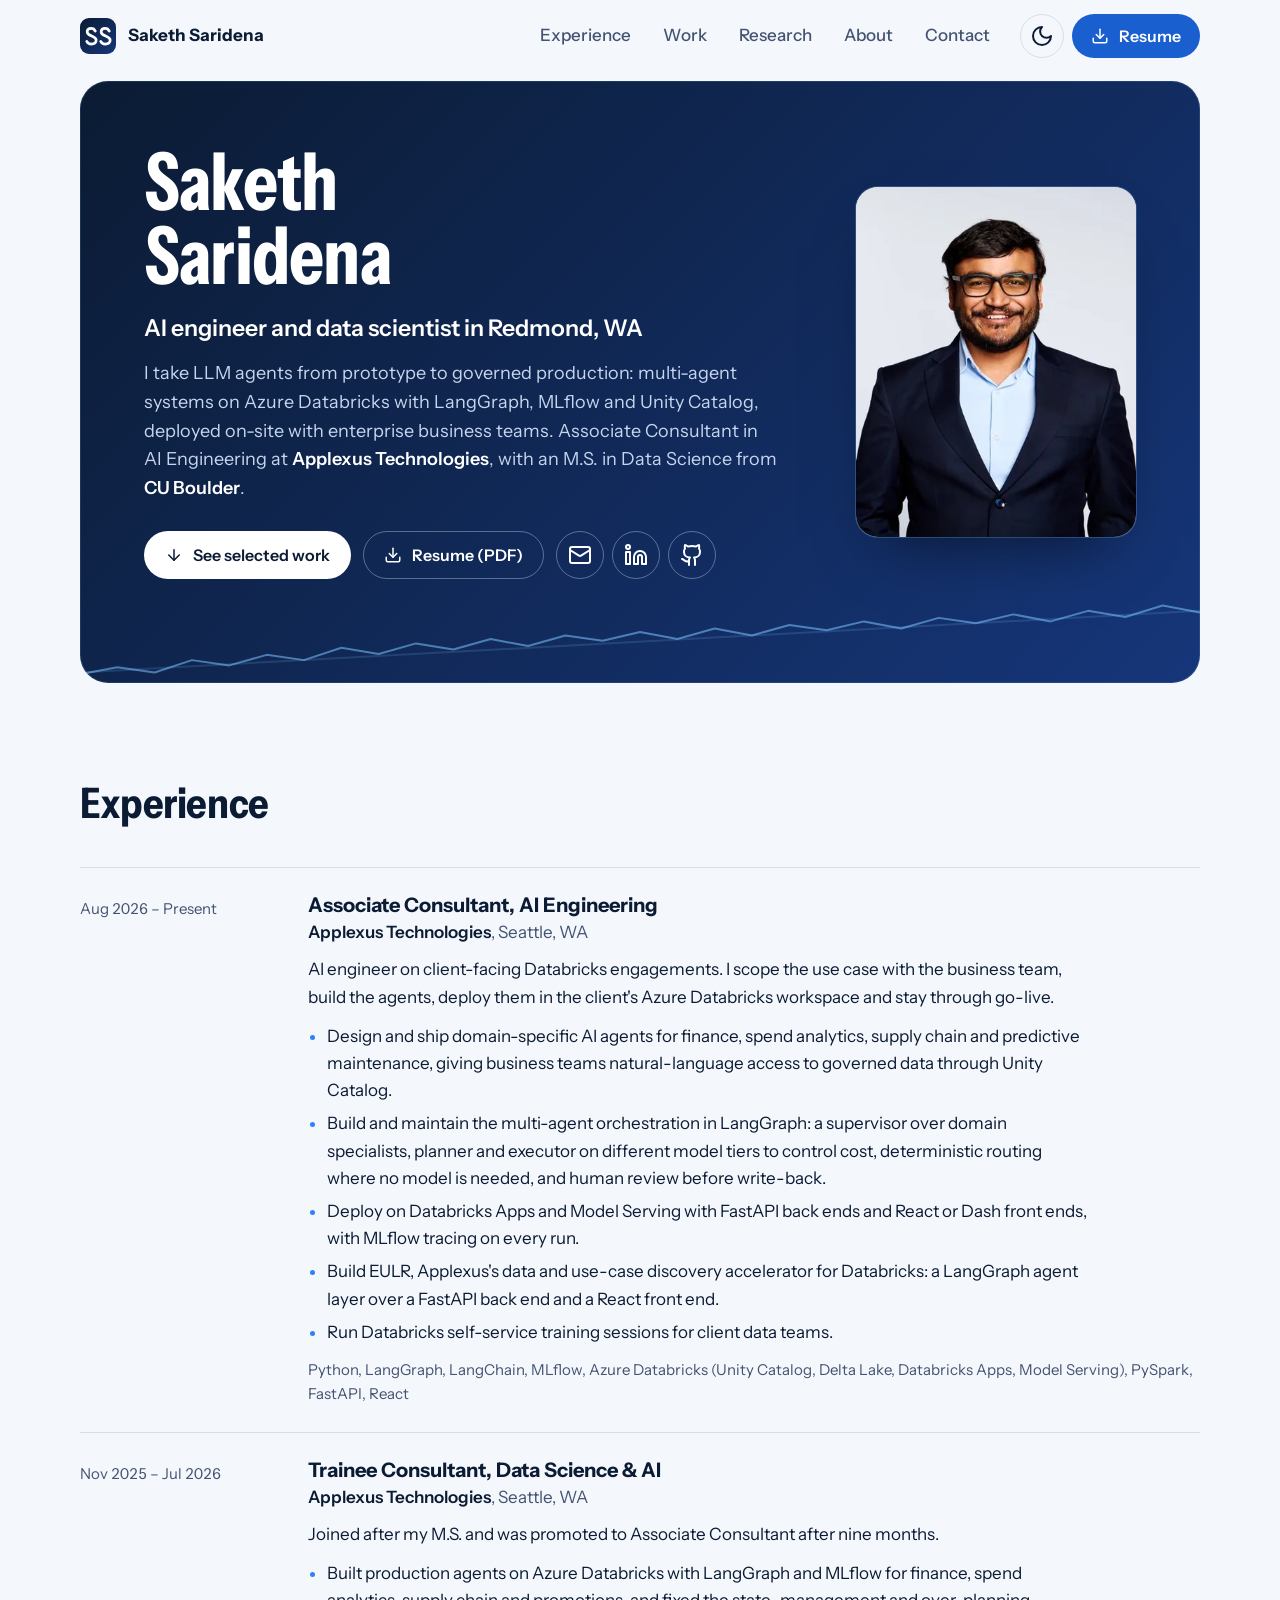
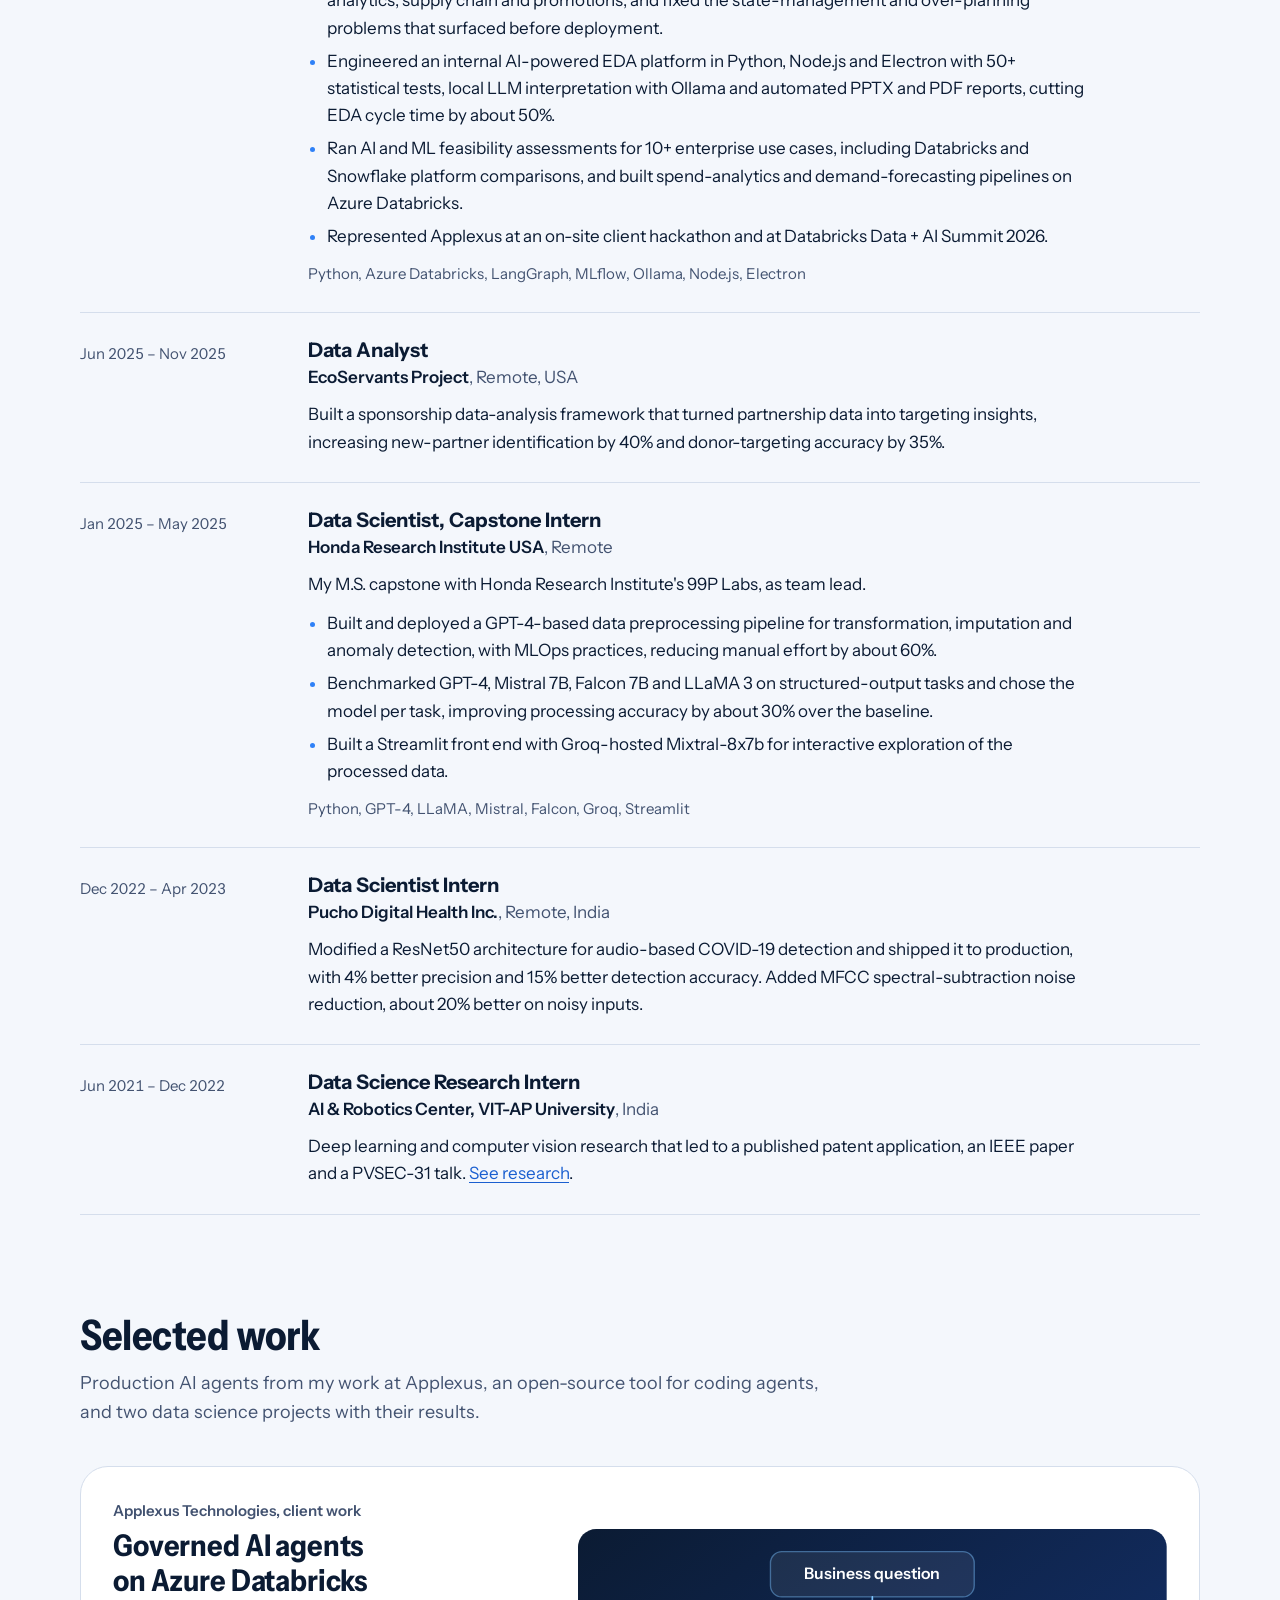
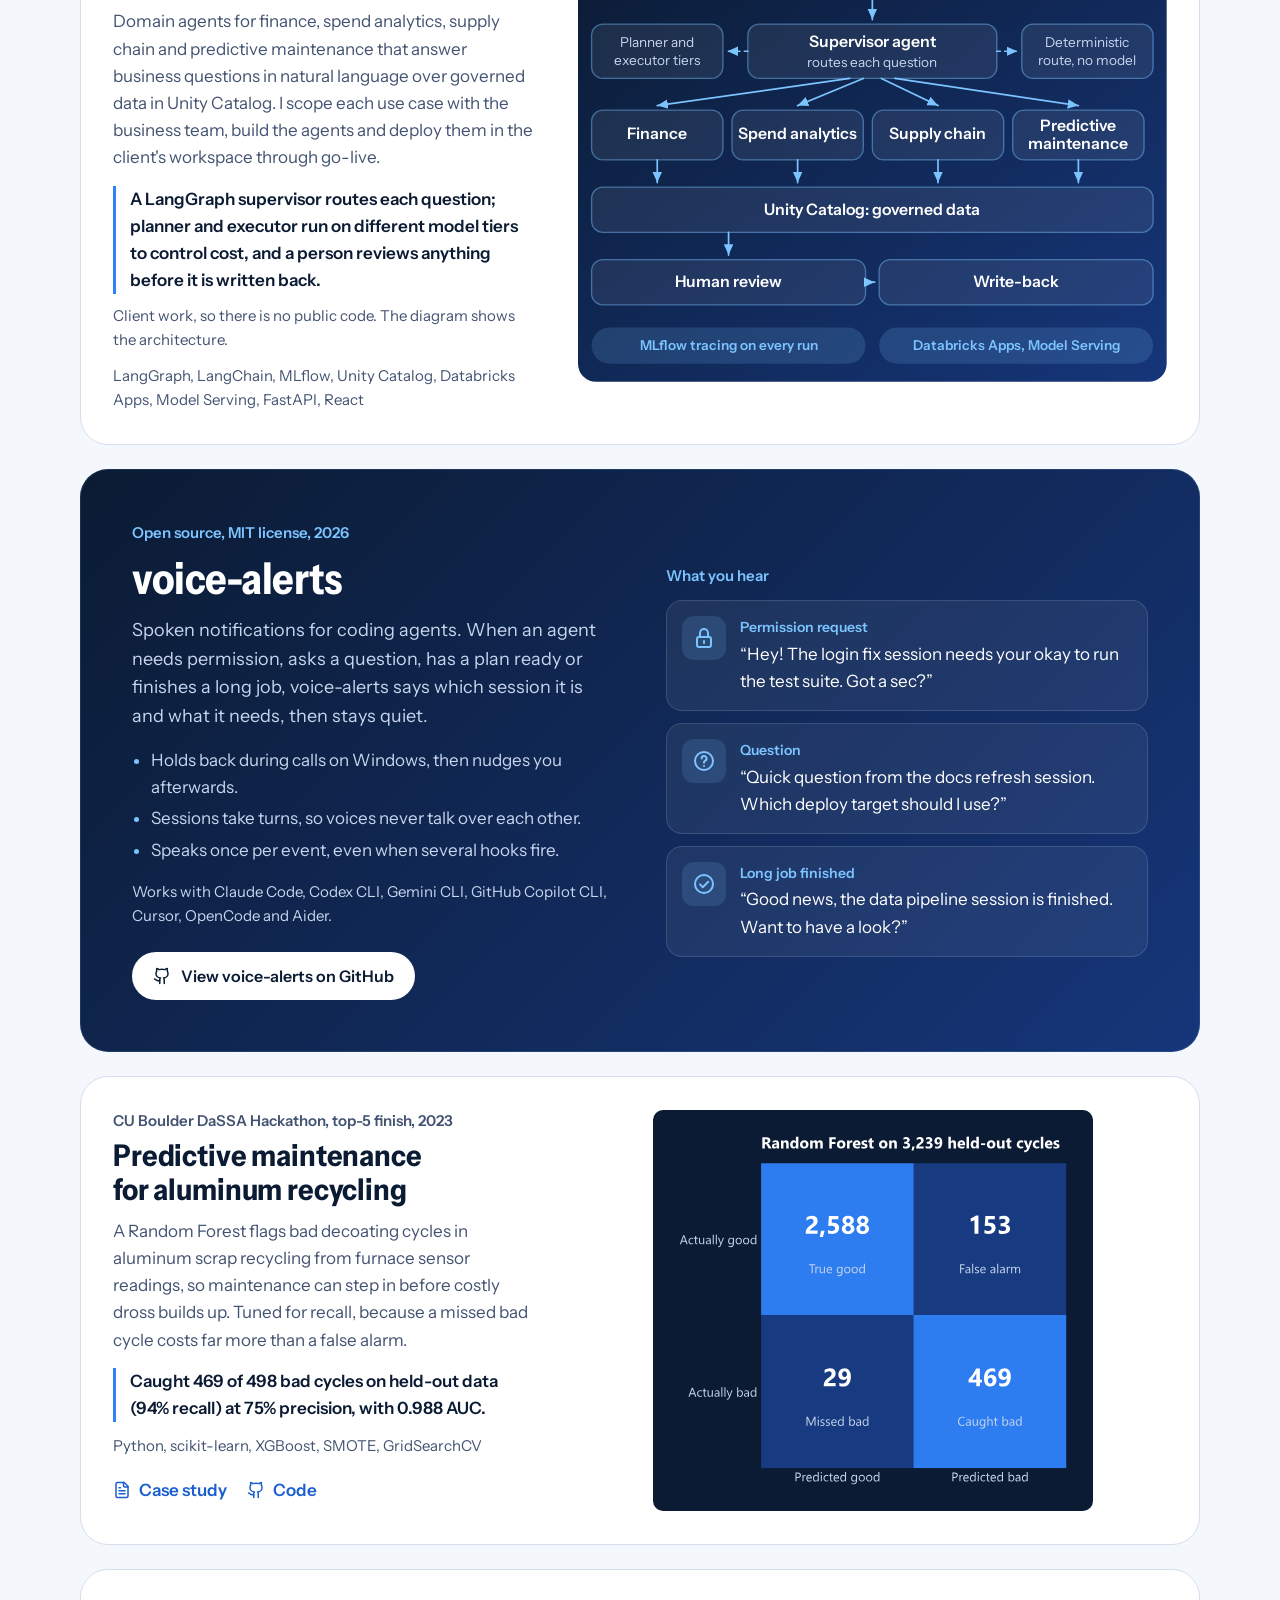
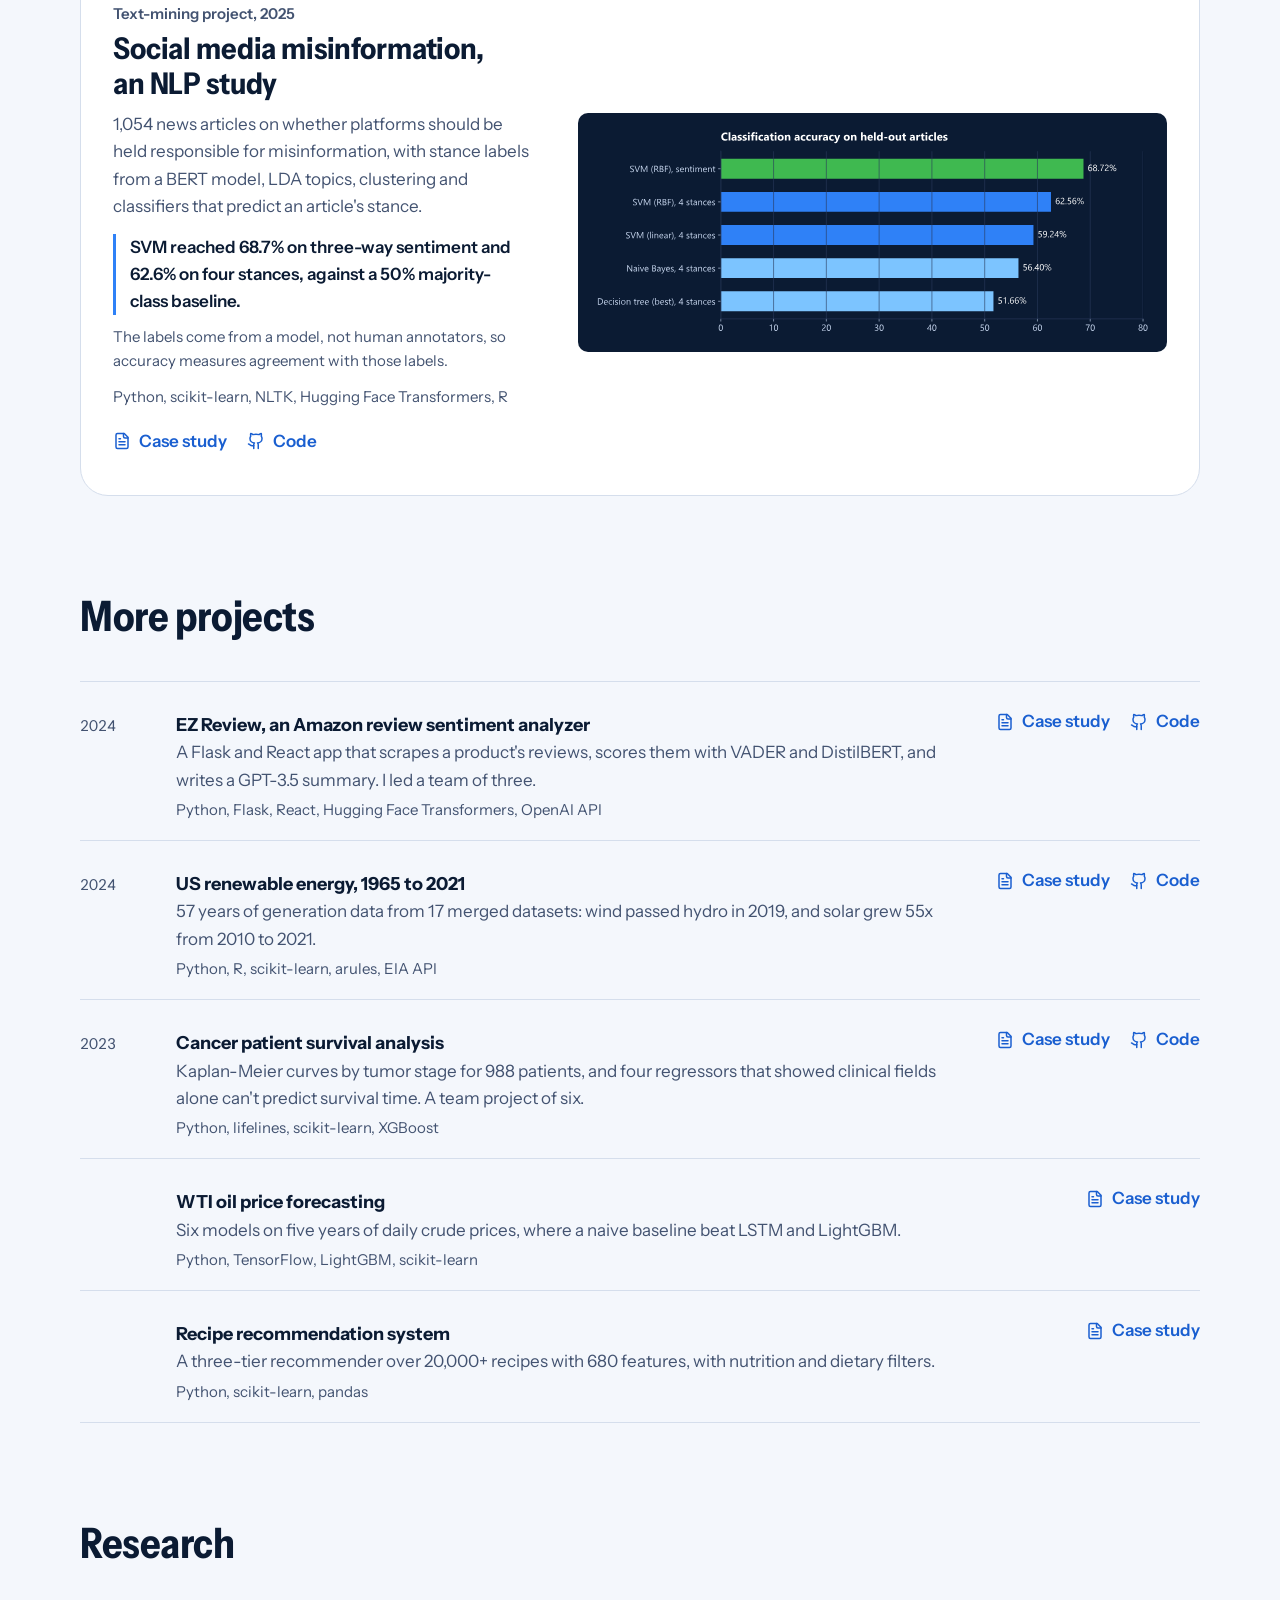
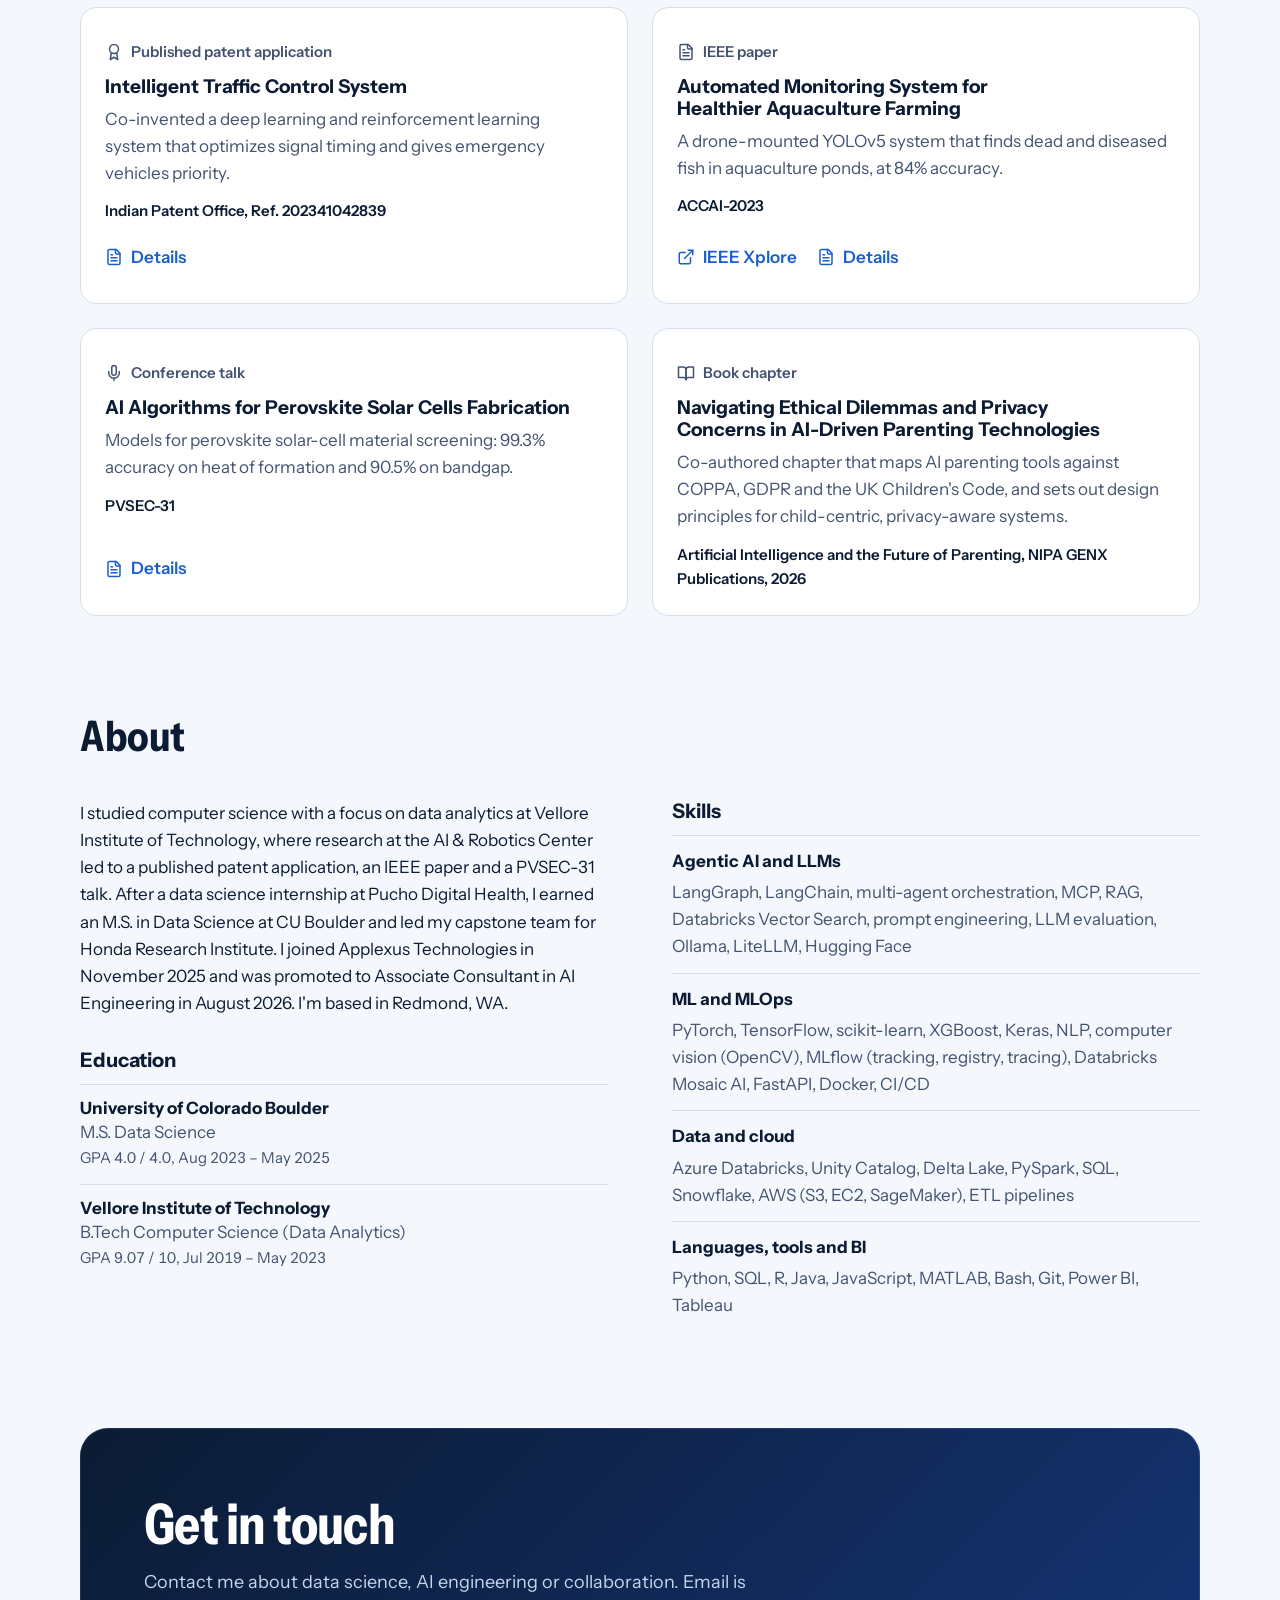
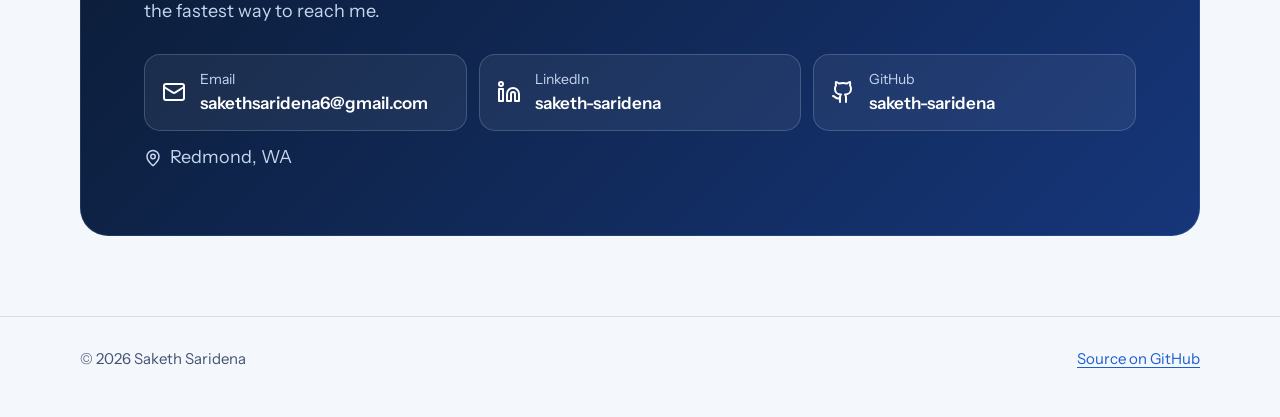
<file: index.html>
<!DOCTYPE html>
<html lang="en">
<head>
  <meta charset="utf-8">
  <meta name="viewport" content="width=device-width, initial-scale=1">
  <title>Saketh Saridena | AI Engineer &amp; Data Scientist</title>
  <meta name="description" content="Saketh Saridena, AI engineer and data scientist in Redmond, WA. Builds governed multi-agent systems on Azure Databricks with LangGraph, MLflow and Unity Catalog.">
  <meta name="author" content="Saketh Saridena">
  <link rel="canonical" href="https://sakethsaridena.com/">
  <meta name="theme-color" content="#f4f7fc" media="(prefers-color-scheme: light)">
  <meta name="theme-color" content="#081426" media="(prefers-color-scheme: dark)">

  <meta property="og:type" content="website">
  <meta property="og:site_name" content="Saketh Saridena">
  <meta property="og:title" content="Saketh Saridena | AI Engineer &amp; Data Scientist">
  <meta property="og:description" content="Saketh Saridena, AI engineer and data scientist in Redmond, WA. Builds governed multi-agent systems on Azure Databricks with LangGraph, MLflow and Unity Catalog.">
  <meta property="og:url" content="https://sakethsaridena.com/">
  <meta property="og:image" content="https://sakethsaridena.com/assets/og-image.png">
  <meta property="og:image:type" content="image/png">
  <meta property="og:image:width" content="1200">
  <meta property="og:image:height" content="630">
  <meta property="og:image:alt" content="Saketh Saridena, AI engineer and data scientist, on a navy card with a rising data line.">
  <meta property="og:locale" content="en_US">
  <meta name="twitter:card" content="summary_large_image">
  <meta name="twitter:title" content="Saketh Saridena | AI Engineer &amp; Data Scientist">
  <meta name="twitter:description" content="Saketh Saridena, AI engineer and data scientist in Redmond, WA. Builds governed multi-agent systems on Azure Databricks with LangGraph, MLflow and Unity Catalog.">
  <meta name="twitter:image" content="https://sakethsaridena.com/assets/og-image.png">
  <meta name="twitter:image:alt" content="Saketh Saridena, AI engineer and data scientist, on a navy card with a rising data line.">

  <link rel="icon" href="/favicon.ico" sizes="32x32">
  <link rel="icon" href="/assets/favicon.svg" type="image/svg+xml">
  <link rel="apple-touch-icon" href="/assets/apple-touch-icon.png">
  <link rel="manifest" href="/site.webmanifest">

  <link rel="preload" href="/assets/fonts/instrument-sans.woff2" as="font" type="font/woff2" crossorigin>
  <link rel="stylesheet" href="/style.css">
  <script>
    // Mark JavaScript as available and apply a saved theme before first paint.
    document.documentElement.classList.add("js");
    try {
      var t = localStorage.getItem("theme");
      if (t === "light" || t === "dark") document.documentElement.setAttribute("data-theme", t);
    } catch (e) {}
  </script>
  <script src="/script.js" defer></script>
  <script type="application/ld+json">
{
  "@context": "https://schema.org",
  "@type": "Person",
  "name": "Saketh Saridena",
  "url": "https://sakethsaridena.com/",
  "image": "https://sakethsaridena.com/assets/img/headshot-546.jpg",
  "jobTitle": "AI Engineer & Data Scientist",
  "worksFor": {
    "@type": "Organization",
    "name": "Applexus Technologies"
  },
  "address": {
    "@type": "PostalAddress",
    "addressLocality": "Redmond",
    "addressRegion": "WA",
    "addressCountry": "US"
  },
  "alumniOf": [
    {
      "@type": "CollegeOrUniversity",
      "name": "University of Colorado Boulder"
    },
    {
      "@type": "CollegeOrUniversity",
      "name": "Vellore Institute of Technology"
    }
  ],
  "knowsAbout": [
    "AI Agents",
    "Multi-agent Systems",
    "LangGraph",
    "Azure Databricks",
    "MLflow",
    "Large Language Models",
    "LLM Evaluation",
    "Machine Learning",
    "NLP",
    "MLOps"
  ],
  "sameAs": [
    "https://www.linkedin.com/in/saketh-saridena/",
    "https://github.com/saketh-saridena"
  ]
}
  </script>
</head>
<body>
  <svg width="0" height="0" style="position:absolute" aria-hidden="true" focusable="false">
    <defs>
      <linearGradient id="brand-navy" x1="0" y1="0" x2="1" y2="1">
        <stop offset="0" stop-color="#0b1b33"/>
        <stop offset="1" stop-color="#16367a"/>
      </linearGradient>
    </defs>
    <symbol id="i-github" viewBox="0 0 24 24"><path d="M15 22v-4a4.8 4.8 0 0 0-1-3.5c3 0 6-2 6-5.5.08-1.25-.27-2.48-1-3.5.28-1.15.28-2.35 0-3.5 0 0-1 0-3 1.5-2.64-.5-5.36-.5-8 0C6 2 5 2 5 2c-.3 1.15-.3 2.35 0 3.5A5.4 5.4 0 0 0 4 9c0 3.5 3 5.5 6 5.5-.39.49-.68 1.05-.85 1.65S8.93 17.38 9 18v4"/><path d="M9 18c-4.51 2-5-2-7-2"/></symbol>
    <symbol id="i-linkedin" viewBox="0 0 24 24"><path d="M16 8a6 6 0 0 1 6 6v7h-4v-7a2 2 0 0 0-4 0v7h-4v-7a6 6 0 0 1 6-6z"/><rect x="2" y="9" width="4" height="12"/><circle cx="4" cy="4" r="2"/></symbol>
    <symbol id="i-mail" viewBox="0 0 24 24"><rect x="2" y="4" width="20" height="16" rx="2"/><path d="m22 7-8.97 5.7a1.94 1.94 0 0 1-2.06 0L2 7"/></symbol>
    <symbol id="i-download" viewBox="0 0 24 24"><path d="M21 15v4a2 2 0 0 1-2 2H5a2 2 0 0 1-2-2v-4"/><path d="m7 10 5 5 5-5"/><path d="M12 15V3"/></symbol>
    <symbol id="i-sun" viewBox="0 0 24 24"><circle cx="12" cy="12" r="4"/><path d="M12 2v2M12 20v2M4.93 4.93l1.41 1.41M17.66 17.66l1.41 1.41M2 12h2M20 12h2M6.34 17.66l-1.41 1.41M19.07 4.93l-1.41 1.41"/></symbol>
    <symbol id="i-moon" viewBox="0 0 24 24"><path d="M12 3a6 6 0 0 0 9 9 9 9 0 1 1-9-9Z"/></symbol>
    <symbol id="i-menu" viewBox="0 0 24 24"><path d="M4 6h16M4 12h16M4 18h16"/></symbol>
    <symbol id="i-pin" viewBox="0 0 24 24"><path d="M20 10c0 5-5.54 10.19-7.4 11.8a1 1 0 0 1-1.2 0C9.54 20.19 4 15 4 10a8 8 0 0 1 16 0"/><circle cx="12" cy="10" r="3"/></symbol>
    <symbol id="i-doc" viewBox="0 0 24 24"><path d="M15 2H6a2 2 0 0 0-2 2v16a2 2 0 0 0 2 2h12a2 2 0 0 0 2-2V7Z"/><path d="M14 2v4a2 2 0 0 0 2 2h4"/><path d="M16 13H8M16 17H8M10 9H8"/></symbol>
    <symbol id="i-chart" viewBox="0 0 24 24"><path d="M3 3v16a2 2 0 0 0 2 2h16"/><path d="m7 15 4-4 3 3 6-6"/></symbol>
    <symbol id="i-award" viewBox="0 0 24 24"><circle cx="12" cy="8" r="6"/><path d="M15.48 12.89 17 22l-5-3-5 3 1.52-9.11"/></symbol>
    <symbol id="i-mic" viewBox="0 0 24 24"><path d="M12 2a3 3 0 0 0-3 3v7a3 3 0 0 0 6 0V5a3 3 0 0 0-3-3Z"/><path d="M19 10v2a7 7 0 0 1-14 0v-2"/><path d="M12 19v3"/></symbol>
    <symbol id="i-external" viewBox="0 0 24 24"><path d="M15 3h6v6"/><path d="M10 14 21 3"/><path d="M18 13v6a2 2 0 0 1-2 2H5a2 2 0 0 1-2-2V8a2 2 0 0 1 2-2h6"/></symbol>
    <symbol id="i-book" viewBox="0 0 24 24"><path d="M2 4h6a4 4 0 0 1 4 4v13a3 3 0 0 0-3-3H2z"/><path d="M22 4h-6a4 4 0 0 0-4 4v13a3 3 0 0 1 3-3h7z"/></symbol>
    <symbol id="i-arrow-left" viewBox="0 0 24 24"><path d="M19 12H5"/><path d="m12 19-7-7 7-7"/></symbol>
    <symbol id="i-arrow-down" viewBox="0 0 24 24"><path d="M12 5v14"/><path d="m19 12-7 7-7-7"/></symbol>
    <symbol id="i-lock" viewBox="0 0 24 24"><rect x="5" y="11" width="14" height="10" rx="2"/><path d="M8 11V7a4 4 0 0 1 8 0v4"/><path d="M12 15v2"/></symbol>
    <symbol id="i-question" viewBox="0 0 24 24"><circle cx="12" cy="12" r="9"/><path d="M9.6 9.4a2.5 2.5 0 1 1 3.4 2.4c-.6.3-1 .8-1 1.5v.4"/><path d="M12 17h.01"/></symbol>
    <symbol id="i-check" viewBox="0 0 24 24"><circle cx="12" cy="12" r="9"/><path d="M8 12.4l2.8 2.8L16.2 9.8"/></symbol>
  </svg>

  <a class="skip-link" href="#main">Skip to content</a>

  <header class="site-header">
    <nav class="nav wrap" aria-label="Primary">
      <a class="brand" href="#top" aria-label="Saketh Saridena, back to top">
        <svg viewBox="0 0 32 32" aria-hidden="true" focusable="false">
          <rect width="32" height="32" rx="8" fill="url(#brand-navy)"/>
          <g fill="none" stroke="#ffffff" stroke-width="3" stroke-linecap="round" transform="translate(3.2 3.6) scale(.8)">
            <path d="M13 10s-1.5-3-4.5-3S4 8.5 4 11s2.5 3.5 5 4.5 5 2 5 4.5-2 4.5-5.5 4.5-5-3-5-3"/>
            <path d="M28.5 10S27 7 24 7s-4.5 1.5-4.5 4 2.5 3.5 5 4.5 5 2 5 4.5-2 4.5-5.5 4.5-5-3-5-3"/>
          </g>
        </svg>
        <span class="brand-name">Saketh Saridena</span>
      </a>

      <div class="nav-actions">
        <button class="theme-toggle" type="button" aria-label="Switch theme">
          <svg class="icon i-moon" aria-hidden="true" focusable="false"><use href="#i-moon"/></svg>
          <svg class="icon i-sun" aria-hidden="true" focusable="false"><use href="#i-sun"/></svg>
        </button>
        <a class="btn btn-primary btn-resume" href="/assets/Saketh_Saridena_Resume.pdf" aria-label="Resume (PDF)">
          <svg class="icon icon-sm" aria-hidden="true" focusable="false"><use href="#i-download"/></svg>
          <span>Resume</span>
        </a>
        <button class="menu-toggle" type="button" aria-controls="nav-links" aria-expanded="false" aria-label="Open menu">
          <svg class="icon" aria-hidden="true" focusable="false"><use href="#i-menu"/></svg>
        </button>
      </div>

      <ul class="nav-links" id="nav-links">
        <li><a href="/#experience">Experience</a></li>
        <li><a href="/#work">Work</a></li>
        <li><a href="/#research">Research</a></li>
        <li><a href="/#about">About</a></li>
        <li><a href="/#contact">Contact</a></li>
      </ul>
    </nav>
  </header>

  <main id="main">

    <!-- Hero -->
    <section class="hero wrap" id="top" aria-labelledby="hero-name">
      <div class="banner on-navy">
        <svg class="signal" viewBox="0 0 1200 100" preserveAspectRatio="none" aria-hidden="true" focusable="false">
          <path class="signal-echo" d="M0 88 L1200 18"/>
          <path class="signal-trace" pathLength="1" d="M0 90 L40 82 L80 88 L120 74 L160 80 L200 68 L240 74 L280 60 L320 67 L360 55 L400 62 L440 50 L480 58 L520 46 L560 52 L600 42 L640 50 L680 38 L720 46 L760 34 L800 40 L840 30 L880 38 L920 26 L960 32 L1000 22 L1040 30 L1080 18 L1120 25 L1160 12 L1200 20"/>
        </svg>
        <div class="hero-grid">
          <h1 class="hero-name" id="hero-name"><span>Saketh</span> <span>Saridena</span></h1>
          <p class="hero-role">AI engineer and data scientist in Redmond, WA</p>
          <p class="hero-intro">I take LLM agents from prototype to governed production: multi-agent systems on Azure Databricks with LangGraph, MLflow and Unity Catalog, deployed on-site with enterprise business teams. Associate Consultant in AI Engineering at <strong>Applexus Technologies</strong>, with an M.S. in Data Science from <strong>CU Boulder</strong>.</p>
          <div class="hero-actions">
            <a class="btn btn-primary" href="#work">
              <svg class="icon icon-sm" aria-hidden="true" focusable="false"><use href="#i-arrow-down"/></svg>
              See selected work
            </a>
            <a class="btn btn-ghost" href="/assets/Saketh_Saridena_Resume.pdf">
              <svg class="icon icon-sm" aria-hidden="true" focusable="false"><use href="#i-download"/></svg>
              Resume (PDF)
            </a>
            <div class="icon-links">
              <a class="icon-link" href="mailto:sakethsaridena6@gmail.com" aria-label="Email"><svg class="icon" aria-hidden="true" focusable="false"><use href="#i-mail"/></svg></a>
              <a class="icon-link" href="https://www.linkedin.com/in/saketh-saridena/" aria-label="LinkedIn"><svg class="icon" aria-hidden="true" focusable="false"><use href="#i-linkedin"/></svg></a>
              <a class="icon-link" href="https://github.com/saketh-saridena" aria-label="GitHub"><svg class="icon" aria-hidden="true" focusable="false"><use href="#i-github"/></svg></a>
            </div>
          </div>
          <figure class="portrait">
            <picture>
              <source type="image/webp" srcset="/assets/img/headshot-400.webp 400w, /assets/img/headshot-546.webp 546w" sizes="(max-width: 680px) 84px, 280px">
              <img src="/assets/img/headshot-546.jpg" srcset="/assets/img/headshot-400.jpg 400w, /assets/img/headshot-546.jpg 546w" sizes="(max-width: 680px) 84px, 280px" width="546" height="683" alt="Saketh Saridena, smiling, in a navy blazer and light blue shirt." fetchpriority="high">
            </picture>
          </figure>
        </div>
      </div>
    </section>

    <!-- Experience -->
    <section class="section wrap" id="experience" aria-labelledby="experience-title">
      <div class="section-head">
        <h2 id="experience-title">Experience</h2>
      </div>
      <ol class="timeline">
        <li class="job">
          <p class="job-when"><time datetime="2026-08">Aug 2026</time> – Present</p>
          <div>
            <h3>Associate Consultant, AI Engineering</h3>
            <p class="job-org"><strong>Applexus Technologies</strong>, Seattle, WA</p>
            <p class="job-note">AI engineer on client-facing Databricks engagements. I scope the use case with the business team, build the agents, deploy them in the client's Azure Databricks workspace and stay through go-live.</p>
            <ul>
              <li>Design and ship domain-specific AI agents for finance, spend analytics, supply chain and predictive maintenance, giving business teams natural-language access to governed data through Unity Catalog.</li>
              <li>Build and maintain the multi-agent orchestration in LangGraph: a supervisor over domain specialists, planner and executor on different model tiers to control cost, deterministic routing where no model is needed, and human review before write-back.</li>
              <li>Deploy on Databricks Apps and Model Serving with FastAPI back ends and React or Dash front ends, with MLflow tracing on every run.</li>
              <li>Build EULR, Applexus's data and use-case discovery accelerator for Databricks: a LangGraph agent layer over a FastAPI back end and a React front end.</li>
              <li>Run Databricks self-service training sessions for client data teams.</li>
            </ul>
            <p class="stack">Python, LangGraph, LangChain, MLflow, Azure Databricks (Unity Catalog, Delta Lake, Databricks Apps, Model Serving), PySpark, FastAPI, React</p>
          </div>
        </li>
        <li class="job">
          <p class="job-when"><time datetime="2025-11">Nov 2025</time> – <time datetime="2026-07">Jul 2026</time></p>
          <div>
            <h3>Trainee Consultant, Data Science &amp; AI</h3>
            <p class="job-org"><strong>Applexus Technologies</strong>, Seattle, WA</p>
            <p class="job-note">Joined after my M.S. and was promoted to Associate Consultant after nine months.</p>
            <ul>
              <li>Built production agents on Azure Databricks with LangGraph and MLflow for finance, spend analytics, supply chain and promotions, and fixed the state-management and over-planning problems that surfaced before deployment.</li>
              <li>Engineered an internal AI-powered EDA platform in Python, Node.js and Electron with 50+ statistical tests, local LLM interpretation with Ollama and automated PPTX and PDF reports, cutting EDA cycle time by about 50%.</li>
              <li>Ran AI and ML feasibility assessments for 10+ enterprise use cases, including Databricks and Snowflake platform comparisons, and built spend-analytics and demand-forecasting pipelines on Azure Databricks.</li>
              <li>Represented Applexus at an on-site client hackathon and at Databricks Data + AI Summit 2026.</li>
            </ul>
            <p class="stack">Python, Azure Databricks, LangGraph, MLflow, Ollama, Node.js, Electron</p>
          </div>
        </li>
        <li class="job">
          <p class="job-when"><time datetime="2025-06">Jun 2025</time> – <time datetime="2025-11">Nov 2025</time></p>
          <div>
            <h3>Data Analyst</h3>
            <p class="job-org"><strong>EcoServants Project</strong>, Remote, USA</p>
            <p class="job-note">Built a sponsorship data-analysis framework that turned partnership data into targeting insights, increasing new-partner identification by 40% and donor-targeting accuracy by 35%.</p>
          </div>
        </li>
        <li class="job">
          <p class="job-when"><time datetime="2025-01">Jan 2025</time> – <time datetime="2025-05">May 2025</time></p>
          <div>
            <h3>Data Scientist, Capstone Intern</h3>
            <p class="job-org"><strong>Honda Research Institute USA</strong>, Remote</p>
            <p class="job-note">My M.S. capstone with Honda Research Institute's 99P Labs, as team lead.</p>
            <ul>
              <li>Built and deployed a GPT-4-based data preprocessing pipeline for transformation, imputation and anomaly detection, with MLOps practices, reducing manual effort by about 60%.</li>
              <li>Benchmarked GPT-4, Mistral 7B, Falcon 7B and LLaMA 3 on structured-output tasks and chose the model per task, improving processing accuracy by about 30% over the baseline.</li>
              <li>Built a Streamlit front end with Groq-hosted Mixtral-8x7b for interactive exploration of the processed data.</li>
            </ul>
            <p class="stack">Python, GPT-4, LLaMA, Mistral, Falcon, Groq, Streamlit</p>
          </div>
        </li>
        <li class="job">
          <p class="job-when"><time datetime="2022-12">Dec 2022</time> – <time datetime="2023-04">Apr 2023</time></p>
          <div>
            <h3>Data Scientist Intern</h3>
            <p class="job-org"><strong>Pucho Digital Health Inc.</strong>, Remote, India</p>
            <p class="job-note">Modified a ResNet50 architecture for audio-based COVID-19 detection and shipped it to production, with 4% better precision and 15% better detection accuracy. Added MFCC spectral-subtraction noise reduction, about 20% better on noisy inputs.</p>
          </div>
        </li>
        <li class="job">
          <p class="job-when"><time datetime="2021-06">Jun 2021</time> – <time datetime="2022-12">Dec 2022</time></p>
          <div>
            <h3>Data Science Research Intern</h3>
            <p class="job-org"><strong>AI &amp; Robotics Center, VIT-AP University</strong>, India</p>
            <p class="job-note">Deep learning and computer vision research that led to a published patent application, an IEEE paper and a PVSEC-31 talk. <a href="#research">See research</a>.</p>
          </div>
        </li>
      </ol>
    </section>

    <!-- Selected work -->
    <section class="section wrap" id="work" aria-labelledby="work-title">
      <div class="section-head">
        <h2 id="work-title">Selected work</h2>
        <p>Production AI agents from my work at Applexus, an open-source tool for coding agents, and two data science projects with their results.</p>
      </div>

      <div class="work">
        <article class="study" aria-labelledby="w-agents">
          <div>
            <p class="kicker">Applexus Technologies, client work</p>
            <h3 id="w-agents">Governed AI agents on Azure Databricks</h3>
            <p class="summary">Domain agents for finance, spend analytics, supply chain and predictive maintenance that answer business questions in natural language over governed data in Unity Catalog. I scope each use case with the business team, build the agents and deploy them in the client's workspace through go-live.</p>
            <p class="result">A LangGraph supervisor routes each question; planner and executor run on different model tiers to control cost, and a person reviews anything before it is written back.</p>
            <p class="note">Client work, so there is no public code. The diagram shows the architecture.</p>
            <p class="stack">LangGraph, LangChain, MLflow, Unity Catalog, Databricks Apps, Model Serving, FastAPI, React</p>
          </div>
          <figure>
            <svg class="arch" viewBox="0 0 520 400" role="img" aria-labelledby="arch-title arch-desc">
              <title id="arch-title">Architecture of the multi-agent system</title>
              <desc id="arch-desc">A business question goes to a supervisor agent. The supervisor routes deterministically when no model is needed, or hands the question to domain agents for finance, spend analytics, supply chain and predictive maintenance, with planner and executor on different model tiers. The agents read governed data through Unity Catalog. A person reviews anything before it is written back, and MLflow traces every run on Databricks Apps and Model Serving.</desc>
              <defs>
                <marker id="arch-arrow" viewBox="0 0 10 10" refX="9" refY="5" markerWidth="7" markerHeight="7" orient="auto-start-reverse">
                  <path d="M0 1 9 5 0 9z" fill="#7cc4ff"/>
                </marker>
              </defs>
              <rect width="520" height="400" rx="16" fill="url(#brand-navy)"/>
              <g fill="none" stroke="#7cc4ff" stroke-width="1.5" stroke-linecap="round">
                <path d="M260 60v20" marker-end="url(#arch-arrow)"/>
                <path d="M370 108h18" stroke-dasharray="3 4" marker-end="url(#arch-arrow)"/>
                <path d="M150 108h-18" stroke-dasharray="3 4" marker-end="url(#arch-arrow)"/>
                <path d="M240 132 70 156" marker-end="url(#arch-arrow)"/>
                <path d="M252 132 194 156" marker-end="url(#arch-arrow)"/>
                <path d="M268 132 318 156" marker-end="url(#arch-arrow)"/>
                <path d="M280 132 442 156" marker-end="url(#arch-arrow)"/>
                <path d="M70 204v20" marker-end="url(#arch-arrow)"/>
                <path d="M194 204v20" marker-end="url(#arch-arrow)"/>
                <path d="M318 204v20" marker-end="url(#arch-arrow)"/>
                <path d="M442 204v20" marker-end="url(#arch-arrow)"/>
                <path d="M133 268v20" marker-end="url(#arch-arrow)"/>
                <path d="M254 312h8" marker-end="url(#arch-arrow)"/>
              </g>
              <g fill="rgb(255 255 255 / 0.07)" stroke="#7cc4ff" stroke-opacity="0.45" stroke-width="1.2">
                <rect x="170" y="20" width="180" height="40" rx="10"/>
                <rect x="150" y="84" width="220" height="48" rx="10"/>
                <rect x="392" y="84" width="116" height="48" rx="10"/>
                <rect x="12" y="84" width="116" height="48" rx="10"/>
                <rect x="12" y="160" width="116" height="44" rx="10"/>
                <rect x="136" y="160" width="116" height="44" rx="10"/>
                <rect x="260" y="160" width="116" height="44" rx="10"/>
                <rect x="384" y="160" width="116" height="44" rx="10"/>
                <rect x="12" y="228" width="496" height="40" rx="10"/>
                <rect x="12" y="292" width="242" height="40" rx="10"/>
                <rect x="266" y="292" width="242" height="40" rx="10"/>
              </g>
              <g fill="rgb(124 196 255 / 0.16)">
                <rect x="12" y="352" width="242" height="32" rx="16"/>
                <rect x="266" y="352" width="242" height="32" rx="16"/>
              </g>
              <g fill="#ffffff" font-size="14" font-weight="600" text-anchor="middle" dominant-baseline="middle">
                <text x="260" y="41">Business question</text>
                <text x="260" y="101">Supervisor agent</text>
                <text x="70" y="182">Finance</text>
                <text x="194" y="182">Spend analytics</text>
                <text x="318" y="182">Supply chain</text>
                <text x="442" y="175">Predictive</text>
                <text x="442" y="191">maintenance</text>
                <text x="260" y="249">Unity Catalog: governed data</text>
                <text x="133" y="313">Human review</text>
                <text x="387" y="313">Write-back</text>
              </g>
              <g fill="#c7d6ee" font-size="12" text-anchor="middle" dominant-baseline="middle">
                <text x="260" y="119">routes each question</text>
                <text x="450" y="101">Deterministic</text>
                <text x="450" y="117">route, no model</text>
                <text x="70" y="101">Planner and</text>
                <text x="70" y="117">executor tiers</text>
              </g>
              <g fill="#7cc4ff" font-size="12" font-weight="600" text-anchor="middle" dominant-baseline="middle">
                <text x="133" y="369">MLflow tracing on every run</text>
                <text x="387" y="369">Databricks Apps, Model Serving</text>
              </g>
            </svg>
          </figure>
        </article>

        <article class="banner on-navy feature" aria-labelledby="va-title">
          <div>
            <p class="kicker">Open source, MIT license, 2026</p>
            <h3 id="va-title">voice-alerts</h3>
            <p class="feature-lede">Spoken notifications for coding agents. When an agent needs permission, asks a question, has a plan ready or finishes a long job, voice-alerts says which session it is and what it needs, then stays quiet.</p>
            <ul class="feature-points">
              <li>Holds back during calls on Windows, then nudges you afterwards.</li>
              <li>Sessions take turns, so voices never talk over each other.</li>
              <li>Speaks once per event, even when several hooks fire.</li>
            </ul>
            <p class="agents-line">Works with Claude Code, Codex CLI, Gemini CLI, GitHub Copilot CLI, Cursor, OpenCode and Aider.</p>
            <a class="btn btn-primary" href="https://github.com/saketh-saridena/voice-alerts">
              <svg class="icon icon-sm" aria-hidden="true" focusable="false"><use href="#i-github"/></svg>
              View voice-alerts on GitHub
            </a>
          </div>
          <div>
            <p class="kicker" id="va-hear">What you hear</p>
            <ul class="voice-panel" aria-labelledby="va-hear">
              <li>
                <span class="event-icon"><svg class="icon" aria-hidden="true" focusable="false"><use href="#i-lock"/></svg></span>
                <div><p class="event">Permission request</p><q>Hey! The login fix session needs your okay to run the test suite. Got a sec?</q></div>
              </li>
              <li>
                <span class="event-icon"><svg class="icon" aria-hidden="true" focusable="false"><use href="#i-question"/></svg></span>
                <div><p class="event">Question</p><q>Quick question from the docs refresh session. Which deploy target should I use?</q></div>
              </li>
              <li>
                <span class="event-icon"><svg class="icon" aria-hidden="true" focusable="false"><use href="#i-check"/></svg></span>
                <div><p class="event">Long job finished</p><q>Good news, the data pipeline session is finished. Want to have a look?</q></div>
              </li>
            </ul>
          </div>
        </article>

        <article class="study" aria-labelledby="w-maint">
          <div>
            <p class="kicker">CU Boulder DaSSA Hackathon, top-5 finish, 2023</p>
            <h3 id="w-maint">Predictive maintenance for aluminum recycling</h3>
            <p class="summary">A Random Forest flags bad decoating cycles in aluminum scrap recycling from furnace sensor readings, so maintenance can step in before costly dross builds up. Tuned for recall, because a missed bad cycle costs far more than a false alarm.</p>
            <p class="result">Caught 469 of 498 bad cycles on held-out data (94% recall) at 75% precision, with 0.988 AUC.</p>
            <p class="stack">Python, scikit-learn, XGBoost, SMOTE, GridSearchCV</p>
            <div class="links">
              <a class="text-link" href="/work/aluminum-predictive-maintenance/"><svg class="icon icon-sm" aria-hidden="true" focusable="false"><use href="#i-doc"/></svg><span>Case study</span><span class="visually-hidden">: predictive maintenance for aluminum recycling</span></a>
              <a class="text-link" href="https://github.com/saketh-saridena/aluminum-predictive-maintenance"><svg class="icon icon-sm" aria-hidden="true" focusable="false"><use href="#i-github"/></svg><span>Code</span><span class="visually-hidden"> for predictive maintenance for aluminum recycling</span></a>
            </div>
          </div>
          <figure class="square">
            <img src="/assets/charts/aluminum-confusion-matrix.svg" width="415" height="379" loading="lazy" alt="Confusion matrix on 3,239 held-out cycles: 2,588 good predicted good, 153 false alarms, 29 bad cycles missed and 469 caught.">
          </figure>
        </article>

        <article class="study" aria-labelledby="w-misinfo">
          <div>
            <p class="kicker">Text-mining project, 2025</p>
            <h3 id="w-misinfo">Social media misinformation, an NLP study</h3>
            <p class="summary">1,054 news articles on whether platforms should be held responsible for misinformation, with stance labels from a BERT model, LDA topics, clustering and classifiers that predict an article's stance.</p>
            <p class="result">SVM reached 68.7% on three-way sentiment and 62.6% on four stances, against a 50% majority-class baseline.</p>
            <p class="note">The labels come from a model, not human annotators, so accuracy measures agreement with those labels.</p>
            <p class="stack">Python, scikit-learn, NLTK, Hugging Face Transformers, R</p>
            <div class="links">
              <a class="text-link" href="/work/misinformation-nlp-analysis/"><svg class="icon icon-sm" aria-hidden="true" focusable="false"><use href="#i-doc"/></svg><span>Case study</span><span class="visually-hidden">: social media misinformation NLP study</span></a>
              <a class="text-link" href="https://github.com/saketh-saridena/misinformation-nlp-analysis"><svg class="icon icon-sm" aria-hidden="true" focusable="false"><use href="#i-github"/></svg><span>Code</span><span class="visually-hidden"> for social media misinformation NLP study</span></a>
            </div>
          </div>
          <figure>
            <img src="/assets/charts/misinfo-model-accuracy.svg" width="778" height="316" loading="lazy" alt="Accuracy on held-out articles: SVM RBF on sentiment 68.72%, SVM RBF on four stances 62.56%, linear SVM 59.24%, Naive Bayes 56.40%, best decision tree 51.66%.">
          </figure>
        </article>
      </div>
    </section>

    <!-- More projects -->
    <section class="section wrap" id="projects" aria-labelledby="projects-title">
      <div class="section-head">
        <h2 id="projects-title">More projects</h2>
      </div>
      <ul class="archive">
        <li>
          <p class="year">2024</p>
          <div>
            <h3>EZ Review, an Amazon review sentiment analyzer</h3>
            <p>A Flask and React app that scrapes a product's reviews, scores them with VADER and DistilBERT, and writes a GPT-3.5 summary. I led a team of three.</p>
            <p class="stack">Python, Flask, React, Hugging Face Transformers, OpenAI API</p>
          </div>
          <div class="links">
            <a class="text-link" href="/work/amazon-review-sentiment/"><svg class="icon icon-sm" aria-hidden="true" focusable="false"><use href="#i-doc"/></svg><span>Case study</span><span class="visually-hidden">: EZ Review</span></a>
            <a class="text-link" href="https://github.com/saketh-saridena/amazon-review-sentiment"><svg class="icon icon-sm" aria-hidden="true" focusable="false"><use href="#i-github"/></svg><span>Code</span><span class="visually-hidden"> for EZ Review</span></a>
          </div>
        </li>
        <li>
          <p class="year">2024</p>
          <div>
            <h3>US renewable energy, 1965 to 2021</h3>
            <p>57 years of generation data from 17 merged datasets: wind passed hydro in 2019, and solar grew 55x from 2010 to 2021.</p>
            <p class="stack">Python, R, scikit-learn, arules, EIA API</p>
          </div>
          <div class="links">
            <a class="text-link" href="/work/us-renewable-energy/"><svg class="icon icon-sm" aria-hidden="true" focusable="false"><use href="#i-doc"/></svg><span>Case study</span><span class="visually-hidden">: US renewable energy</span></a>
            <a class="text-link" href="https://github.com/saketh-saridena/us-renewable-energy-forecasting"><svg class="icon icon-sm" aria-hidden="true" focusable="false"><use href="#i-github"/></svg><span>Code</span><span class="visually-hidden"> for US renewable energy</span></a>
          </div>
        </li>
        <li>
          <p class="year">2023</p>
          <div>
            <h3>Cancer patient survival analysis</h3>
            <p>Kaplan-Meier curves by tumor stage for 988 patients, and four regressors that showed clinical fields alone can't predict survival time. A team project of six.</p>
            <p class="stack">Python, lifelines, scikit-learn, XGBoost</p>
          </div>
          <div class="links">
            <a class="text-link" href="/work/cancer-survival-analysis/"><svg class="icon icon-sm" aria-hidden="true" focusable="false"><use href="#i-doc"/></svg><span>Case study</span><span class="visually-hidden">: cancer patient survival analysis</span></a>
            <a class="text-link" href="https://github.com/saketh-saridena/cancer-survival-analysis"><svg class="icon icon-sm" aria-hidden="true" focusable="false"><use href="#i-github"/></svg><span>Code</span><span class="visually-hidden"> for cancer patient survival analysis</span></a>
          </div>
        </li>
        <li>
          <p class="year"></p>
          <div>
            <h3>WTI oil price forecasting</h3>
            <p>Six models on five years of daily crude prices, where a naive baseline beat LSTM and LightGBM.</p>
            <p class="stack">Python, TensorFlow, LightGBM, scikit-learn</p>
          </div>
          <div class="links">
            <a class="text-link" href="/work/wti-oil-price-forecasting/"><svg class="icon icon-sm" aria-hidden="true" focusable="false"><use href="#i-doc"/></svg><span>Case study</span><span class="visually-hidden">: WTI oil price forecasting</span></a>
          </div>
        </li>
        <li>
          <p class="year"></p>
          <div>
            <h3>Recipe recommendation system</h3>
            <p>A three-tier recommender over 20,000+ recipes with 680 features, with nutrition and dietary filters.</p>
            <p class="stack">Python, scikit-learn, pandas</p>
          </div>
          <div class="links">
            <a class="text-link" href="/work/recipe-recommendation-system/"><svg class="icon icon-sm" aria-hidden="true" focusable="false"><use href="#i-doc"/></svg><span>Case study</span><span class="visually-hidden">: recipe recommendation system</span></a>
          </div>
        </li>
      </ul>
    </section>

    <!-- Research -->
    <section class="section wrap" id="research" aria-labelledby="research-title">
      <div class="section-head">
        <h2 id="research-title">Research</h2>
      </div>
      <ul class="papers">
        <li class="paper">
          <p class="paper-type"><svg class="icon icon-sm" aria-hidden="true" focusable="false"><use href="#i-award"/></svg>Published patent application</p>
          <h3>Intelligent Traffic Control System</h3>
          <p>Co-invented a deep learning and reinforcement learning system that optimizes signal timing and gives emergency vehicles priority.</p>
          <p class="venue">Indian Patent Office, Ref. 202341042839</p>
          <div class="links">
            <a class="text-link" href="/research/traffic-signal-patent/"><svg class="icon icon-sm" aria-hidden="true" focusable="false"><use href="#i-doc"/></svg><span>Details</span><span class="visually-hidden">: Intelligent Traffic Control System patent application</span></a>
          </div>
        </li>
        <li class="paper">
          <p class="paper-type"><svg class="icon icon-sm" aria-hidden="true" focusable="false"><use href="#i-doc"/></svg>IEEE paper</p>
          <h3>Automated Monitoring System for Healthier Aquaculture Farming</h3>
          <p>A drone-mounted YOLOv5 system that finds dead and diseased fish in aquaculture ponds, at 84% accuracy.</p>
          <p class="venue">ACCAI-2023</p>
          <div class="links">
            <a class="text-link" href="https://ieeexplore.ieee.org/document/10200444"><svg class="icon icon-sm" aria-hidden="true" focusable="false"><use href="#i-external"/></svg><span>IEEE Xplore</span><span class="visually-hidden">: Automated Monitoring System for Healthier Aquaculture Farming</span></a>
            <a class="text-link" href="/research/aquaculture-monitoring/"><svg class="icon icon-sm" aria-hidden="true" focusable="false"><use href="#i-doc"/></svg><span>Details</span><span class="visually-hidden">: aquaculture monitoring paper</span></a>
          </div>
        </li>
        <li class="paper">
          <p class="paper-type"><svg class="icon icon-sm" aria-hidden="true" focusable="false"><use href="#i-mic"/></svg>Conference talk</p>
          <h3>AI Algorithms for Perovskite Solar Cells Fabrication</h3>
          <p>Models for perovskite solar-cell material screening: 99.3% accuracy on heat of formation and 90.5% on bandgap.</p>
          <p class="venue">PVSEC-31</p>
          <div class="links">
            <a class="text-link" href="/research/perovskite-solar-ai/"><svg class="icon icon-sm" aria-hidden="true" focusable="false"><use href="#i-doc"/></svg><span>Details</span><span class="visually-hidden">: perovskite solar cells talk</span></a>
          </div>
        </li>
        <li class="paper">
          <p class="paper-type"><svg class="icon icon-sm" aria-hidden="true" focusable="false"><use href="#i-book"/></svg>Book chapter</p>
          <h3>Navigating Ethical Dilemmas and Privacy Concerns in AI-Driven Parenting Technologies</h3>
          <p>Co-authored chapter that maps AI parenting tools against COPPA, GDPR and the UK Children's Code, and sets out design principles for child-centric, privacy-aware systems.</p>
          <p class="venue">Artificial Intelligence and the Future of Parenting, NIPA GENX Publications, 2026</p>
        </li>
      </ul>
    </section>

    <!-- About -->
    <section class="section wrap" id="about" aria-labelledby="about-title">
      <div class="section-head">
        <h2 id="about-title">About</h2>
      </div>
      <div class="background">
        <div>
          <p class="bio">I studied computer science with a focus on data analytics at Vellore Institute of Technology, where research at the AI &amp; Robotics Center led to a published patent application, an IEEE paper and a PVSEC-31 talk. After a data science internship at Pucho Digital Health, I earned an M.S. in Data Science at CU Boulder and led my capstone team for Honda Research Institute. I joined Applexus Technologies in November 2025 and was promoted to Associate Consultant in AI Engineering in August 2026. I'm based in Redmond, WA.</p>
          <h3 class="schools-title">Education</h3>
          <ul class="schools">
            <li class="school">
              <h4>University of Colorado Boulder</h4>
              <p>M.S. Data Science</p>
              <p>GPA 4.0 / 4.0, Aug 2023 – May 2025</p>
            </li>
            <li class="school">
              <h4>Vellore Institute of Technology</h4>
              <p>B.Tech Computer Science (Data Analytics)</p>
              <p>GPA 9.07 / 10, Jul 2019 – May 2023</p>
            </li>
          </ul>
        </div>
        <div>
          <h3>Skills</h3>
          <dl class="skills">
            <div><dt>Agentic AI and LLMs</dt><dd>LangGraph, LangChain, multi-agent orchestration, MCP, RAG, Databricks Vector Search, prompt engineering, LLM evaluation, Ollama, LiteLLM, Hugging Face</dd></div>
            <div><dt>ML and MLOps</dt><dd>PyTorch, TensorFlow, scikit-learn, XGBoost, Keras, NLP, computer vision (OpenCV), MLflow (tracking, registry, tracing), Databricks Mosaic AI, FastAPI, Docker, CI/CD</dd></div>
            <div><dt>Data and cloud</dt><dd>Azure Databricks, Unity Catalog, Delta Lake, PySpark, SQL, Snowflake, AWS (S3, EC2, SageMaker), ETL pipelines</dd></div>
            <div><dt>Languages, tools and BI</dt><dd>Python, SQL, R, Java, JavaScript, MATLAB, Bash, Git, Power BI, Tableau</dd></div>
          </dl>
        </div>
      </div>
    </section>

    <!-- Contact -->
    <section class="section wrap contact" id="contact" aria-labelledby="contact-title">
      <div class="banner on-navy">
        <h2 id="contact-title">Get in touch</h2>
        <p>Contact me about data science, AI engineering or collaboration. Email is the fastest way to reach me.</p>
        <ul class="contact-list">
          <li>
            <a href="mailto:sakethsaridena6@gmail.com">
              <svg class="icon" aria-hidden="true" focusable="false"><use href="#i-mail"/></svg>
              <span><span class="label">Email</span><span class="value">sakethsaridena6@gmail.com</span></span>
            </a>
          </li>
          <li>
            <a href="https://www.linkedin.com/in/saketh-saridena/">
              <svg class="icon" aria-hidden="true" focusable="false"><use href="#i-linkedin"/></svg>
              <span><span class="label">LinkedIn</span><span class="value">saketh-saridena</span></span>
            </a>
          </li>
          <li>
            <a href="https://github.com/saketh-saridena">
              <svg class="icon" aria-hidden="true" focusable="false"><use href="#i-github"/></svg>
              <span><span class="label">GitHub</span><span class="value">saketh-saridena</span></span>
            </a>
          </li>
        </ul>
        <p class="contact-where">
          <svg class="icon icon-sm" aria-hidden="true" focusable="false"><use href="#i-pin"/></svg>
          Redmond, WA
        </p>
      </div>
    </section>
  </main>

  <footer class="site-footer">
    <div class="wrap footer-row">
      <p>&copy; <span id="year">2026</span> Saketh Saridena</p>
      <p><a href="https://github.com/saketh-saridena/saketh-saridena.github.io">Source on GitHub</a></p>
    </div>
  </footer>
</body>
</html>
</file>
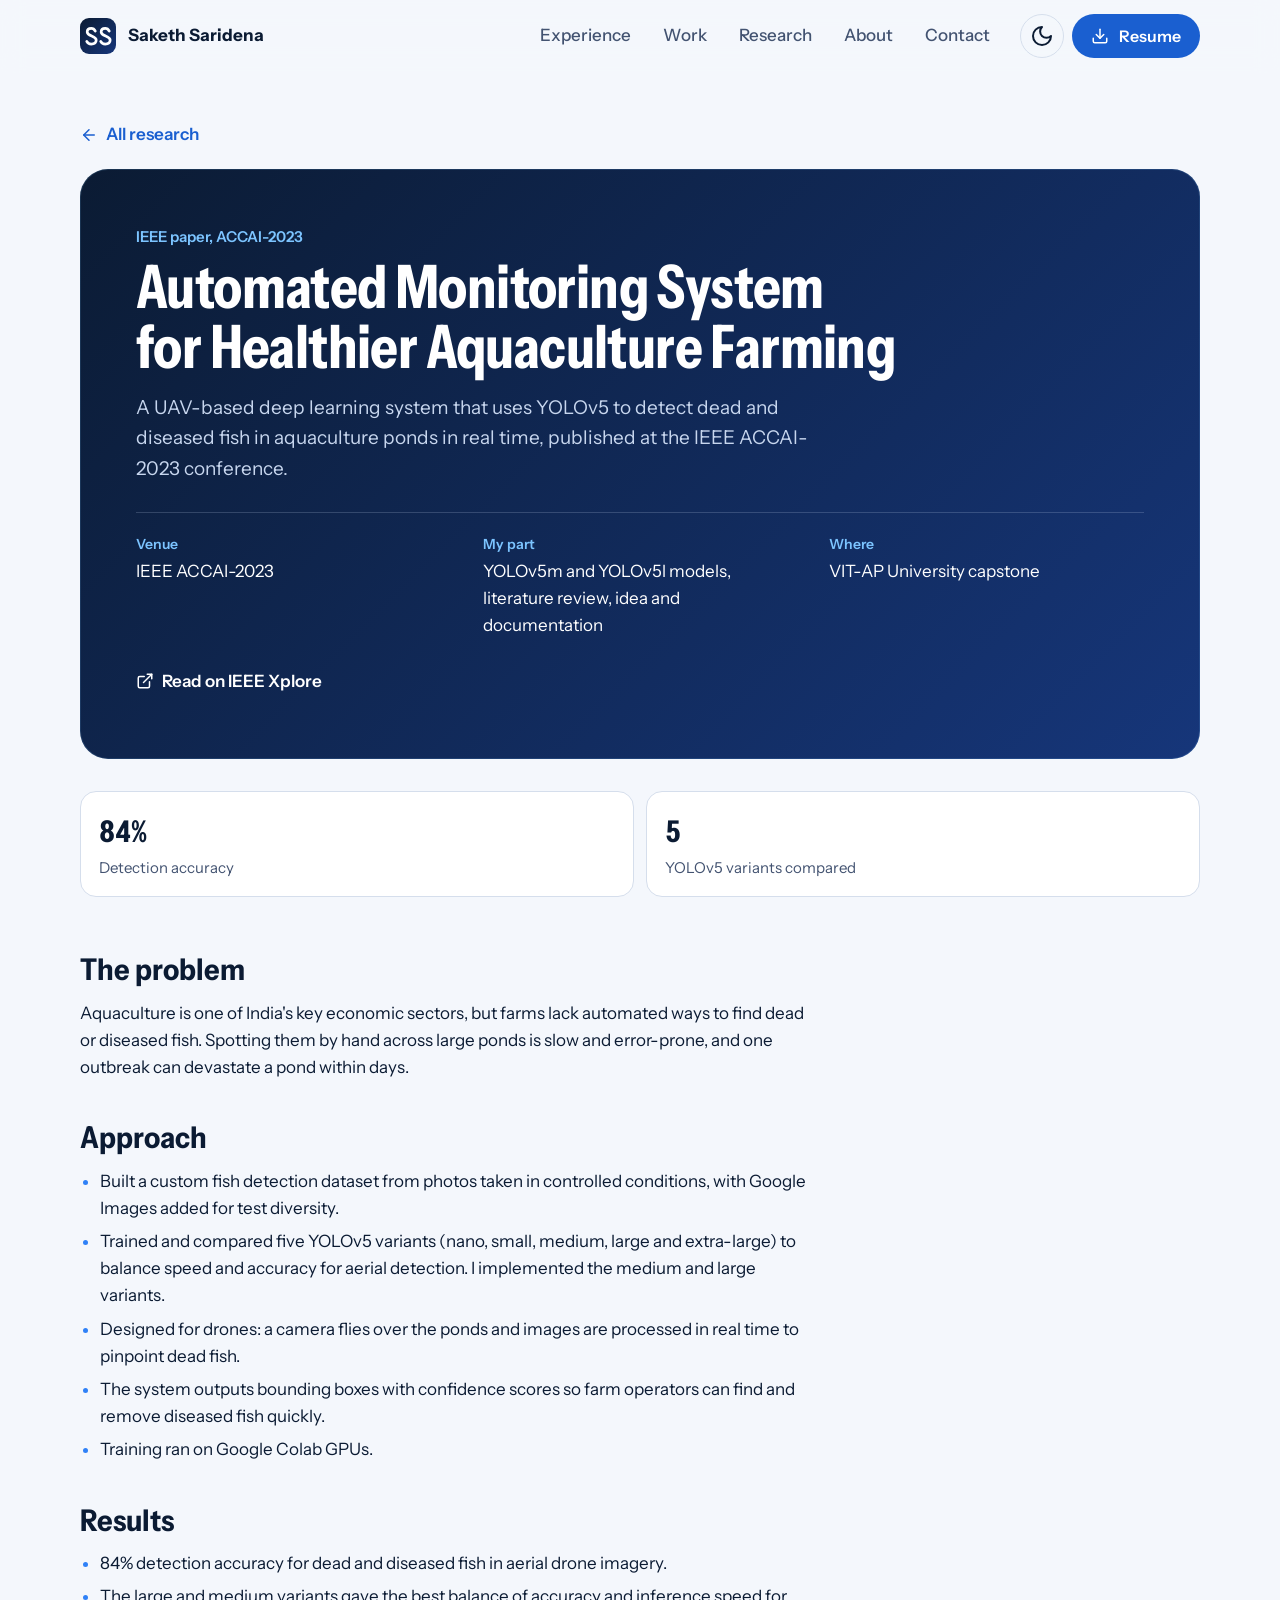
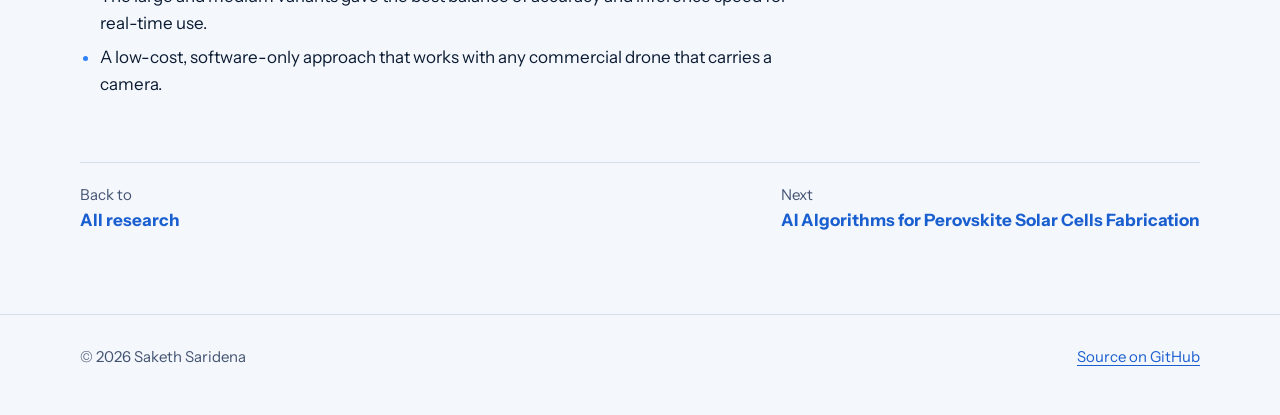
<file: research/aquaculture-monitoring/index.html>
<!DOCTYPE html>
<html lang="en">
<head>
  <meta charset="utf-8">
  <meta name="viewport" content="width=device-width, initial-scale=1">
  <title>Automated Monitoring System for Healthier Aquaculture Farming | Saketh Saridena</title>
  <meta name="description" content="IEEE ACCAI-2023 paper: a drone-mounted YOLOv5 system that detects dead and diseased fish in aquaculture ponds with 84% accuracy.">
  <meta name="author" content="Saketh Saridena">
  <link rel="canonical" href="https://sakethsaridena.com/research/aquaculture-monitoring/">
  <meta name="theme-color" content="#f4f7fc" media="(prefers-color-scheme: light)">
  <meta name="theme-color" content="#081426" media="(prefers-color-scheme: dark)">

  <meta property="og:type" content="article">
  <meta property="og:site_name" content="Saketh Saridena">
  <meta property="og:title" content="Automated Monitoring System for Healthier Aquaculture Farming | Saketh Saridena">
  <meta property="og:description" content="IEEE ACCAI-2023 paper: a drone-mounted YOLOv5 system that detects dead and diseased fish in aquaculture ponds with 84% accuracy.">
  <meta property="og:url" content="https://sakethsaridena.com/research/aquaculture-monitoring/">
  <meta property="og:image" content="https://sakethsaridena.com/assets/og-image.png">
  <meta property="og:image:type" content="image/png">
  <meta property="og:image:width" content="1200">
  <meta property="og:image:height" content="630">
  <meta property="og:image:alt" content="Saketh Saridena, AI engineer and data scientist, on a navy card with a rising data line.">
  <meta property="og:locale" content="en_US">
  <meta name="twitter:card" content="summary_large_image">
  <meta name="twitter:title" content="Automated Monitoring System for Healthier Aquaculture Farming | Saketh Saridena">
  <meta name="twitter:description" content="IEEE ACCAI-2023 paper: a drone-mounted YOLOv5 system that detects dead and diseased fish in aquaculture ponds with 84% accuracy.">
  <meta name="twitter:image" content="https://sakethsaridena.com/assets/og-image.png">
  <meta name="twitter:image:alt" content="Saketh Saridena, AI engineer and data scientist, on a navy card with a rising data line.">

  <link rel="icon" href="/favicon.ico" sizes="32x32">
  <link rel="icon" href="/assets/favicon.svg" type="image/svg+xml">
  <link rel="apple-touch-icon" href="/assets/apple-touch-icon.png">
  <link rel="manifest" href="/site.webmanifest">

  <link rel="preload" href="/assets/fonts/instrument-sans.woff2" as="font" type="font/woff2" crossorigin>
  <link rel="stylesheet" href="/style.css">
  <script>
    // Mark JavaScript as available and apply a saved theme before first paint.
    document.documentElement.classList.add("js");
    try {
      var t = localStorage.getItem("theme");
      if (t === "light" || t === "dark") document.documentElement.setAttribute("data-theme", t);
    } catch (e) {}
  </script>
  <script src="/script.js" defer></script>
  <script type="application/ld+json">{"@context": "https://schema.org", "@type": "BreadcrumbList", "itemListElement": [{"@type": "ListItem", "position": 1, "name": "Saketh Saridena", "item": "https://sakethsaridena.com/"}, {"@type": "ListItem", "position": 2, "name": "Automated Monitoring System for Healthier Aquaculture Farming", "item": "https://sakethsaridena.com/research/aquaculture-monitoring/"}]}</script>
</head>
<body>
  <svg width="0" height="0" style="position:absolute" aria-hidden="true" focusable="false">
    <defs>
      <linearGradient id="brand-navy" x1="0" y1="0" x2="1" y2="1">
        <stop offset="0" stop-color="#0b1b33"/>
        <stop offset="1" stop-color="#16367a"/>
      </linearGradient>
    </defs>
    <symbol id="i-github" viewBox="0 0 24 24"><path d="M15 22v-4a4.8 4.8 0 0 0-1-3.5c3 0 6-2 6-5.5.08-1.25-.27-2.48-1-3.5.28-1.15.28-2.35 0-3.5 0 0-1 0-3 1.5-2.64-.5-5.36-.5-8 0C6 2 5 2 5 2c-.3 1.15-.3 2.35 0 3.5A5.4 5.4 0 0 0 4 9c0 3.5 3 5.5 6 5.5-.39.49-.68 1.05-.85 1.65S8.93 17.38 9 18v4"/><path d="M9 18c-4.51 2-5-2-7-2"/></symbol>
    <symbol id="i-linkedin" viewBox="0 0 24 24"><path d="M16 8a6 6 0 0 1 6 6v7h-4v-7a2 2 0 0 0-4 0v7h-4v-7a6 6 0 0 1 6-6z"/><rect x="2" y="9" width="4" height="12"/><circle cx="4" cy="4" r="2"/></symbol>
    <symbol id="i-mail" viewBox="0 0 24 24"><rect x="2" y="4" width="20" height="16" rx="2"/><path d="m22 7-8.97 5.7a1.94 1.94 0 0 1-2.06 0L2 7"/></symbol>
    <symbol id="i-download" viewBox="0 0 24 24"><path d="M21 15v4a2 2 0 0 1-2 2H5a2 2 0 0 1-2-2v-4"/><path d="m7 10 5 5 5-5"/><path d="M12 15V3"/></symbol>
    <symbol id="i-sun" viewBox="0 0 24 24"><circle cx="12" cy="12" r="4"/><path d="M12 2v2M12 20v2M4.93 4.93l1.41 1.41M17.66 17.66l1.41 1.41M2 12h2M20 12h2M6.34 17.66l-1.41 1.41M19.07 4.93l-1.41 1.41"/></symbol>
    <symbol id="i-moon" viewBox="0 0 24 24"><path d="M12 3a6 6 0 0 0 9 9 9 9 0 1 1-9-9Z"/></symbol>
    <symbol id="i-menu" viewBox="0 0 24 24"><path d="M4 6h16M4 12h16M4 18h16"/></symbol>
    <symbol id="i-pin" viewBox="0 0 24 24"><path d="M20 10c0 5-5.54 10.19-7.4 11.8a1 1 0 0 1-1.2 0C9.54 20.19 4 15 4 10a8 8 0 0 1 16 0"/><circle cx="12" cy="10" r="3"/></symbol>
    <symbol id="i-doc" viewBox="0 0 24 24"><path d="M15 2H6a2 2 0 0 0-2 2v16a2 2 0 0 0 2 2h12a2 2 0 0 0 2-2V7Z"/><path d="M14 2v4a2 2 0 0 0 2 2h4"/><path d="M16 13H8M16 17H8M10 9H8"/></symbol>
    <symbol id="i-chart" viewBox="0 0 24 24"><path d="M3 3v16a2 2 0 0 0 2 2h16"/><path d="m7 15 4-4 3 3 6-6"/></symbol>
    <symbol id="i-award" viewBox="0 0 24 24"><circle cx="12" cy="8" r="6"/><path d="M15.48 12.89 17 22l-5-3-5 3 1.52-9.11"/></symbol>
    <symbol id="i-mic" viewBox="0 0 24 24"><path d="M12 2a3 3 0 0 0-3 3v7a3 3 0 0 0 6 0V5a3 3 0 0 0-3-3Z"/><path d="M19 10v2a7 7 0 0 1-14 0v-2"/><path d="M12 19v3"/></symbol>
    <symbol id="i-external" viewBox="0 0 24 24"><path d="M15 3h6v6"/><path d="M10 14 21 3"/><path d="M18 13v6a2 2 0 0 1-2 2H5a2 2 0 0 1-2-2V8a2 2 0 0 1 2-2h6"/></symbol>
    <symbol id="i-book" viewBox="0 0 24 24"><path d="M2 4h6a4 4 0 0 1 4 4v13a3 3 0 0 0-3-3H2z"/><path d="M22 4h-6a4 4 0 0 0-4 4v13a3 3 0 0 1 3-3h7z"/></symbol>
    <symbol id="i-arrow-left" viewBox="0 0 24 24"><path d="M19 12H5"/><path d="m12 19-7-7 7-7"/></symbol>
    <symbol id="i-arrow-down" viewBox="0 0 24 24"><path d="M12 5v14"/><path d="m19 12-7 7-7-7"/></symbol>
    <symbol id="i-lock" viewBox="0 0 24 24"><rect x="5" y="11" width="14" height="10" rx="2"/><path d="M8 11V7a4 4 0 0 1 8 0v4"/><path d="M12 15v2"/></symbol>
    <symbol id="i-question" viewBox="0 0 24 24"><circle cx="12" cy="12" r="9"/><path d="M9.6 9.4a2.5 2.5 0 1 1 3.4 2.4c-.6.3-1 .8-1 1.5v.4"/><path d="M12 17h.01"/></symbol>
    <symbol id="i-check" viewBox="0 0 24 24"><circle cx="12" cy="12" r="9"/><path d="M8 12.4l2.8 2.8L16.2 9.8"/></symbol>
  </svg>

  <a class="skip-link" href="#main">Skip to content</a>

  <header class="site-header">
    <nav class="nav wrap" aria-label="Primary">
      <a class="brand" href="/" aria-label="Saketh Saridena, home">
        <svg viewBox="0 0 32 32" aria-hidden="true" focusable="false">
          <rect width="32" height="32" rx="8" fill="url(#brand-navy)"/>
          <g fill="none" stroke="#ffffff" stroke-width="3" stroke-linecap="round" transform="translate(3.2 3.6) scale(.8)">
            <path d="M13 10s-1.5-3-4.5-3S4 8.5 4 11s2.5 3.5 5 4.5 5 2 5 4.5-2 4.5-5.5 4.5-5-3-5-3"/>
            <path d="M28.5 10S27 7 24 7s-4.5 1.5-4.5 4 2.5 3.5 5 4.5 5 2 5 4.5-2 4.5-5.5 4.5-5-3-5-3"/>
          </g>
        </svg>
        <span class="brand-name">Saketh Saridena</span>
      </a>

      <div class="nav-actions">
        <button class="theme-toggle" type="button" aria-label="Switch theme">
          <svg class="icon i-moon" aria-hidden="true" focusable="false"><use href="#i-moon"/></svg>
          <svg class="icon i-sun" aria-hidden="true" focusable="false"><use href="#i-sun"/></svg>
        </button>
        <a class="btn btn-primary btn-resume" href="/assets/Saketh_Saridena_Resume.pdf" aria-label="Resume (PDF)">
          <svg class="icon icon-sm" aria-hidden="true" focusable="false"><use href="#i-download"/></svg>
          <span>Resume</span>
        </a>
        <button class="menu-toggle" type="button" aria-controls="nav-links" aria-expanded="false" aria-label="Open menu">
          <svg class="icon" aria-hidden="true" focusable="false"><use href="#i-menu"/></svg>
        </button>
      </div>

      <ul class="nav-links" id="nav-links">
        <li><a href="/#experience">Experience</a></li>
        <li><a href="/#work">Work</a></li>
        <li><a href="/#research">Research</a></li>
        <li><a href="/#about">About</a></li>
        <li><a href="/#contact">Contact</a></li>
      </ul>
    </nav>
  </header>

  <main id="main" class="case wrap">
    <a class="crumb" href="/#research"><svg class="icon icon-sm" aria-hidden="true" focusable="false"><use href="#i-arrow-left"/></svg><span>All research</span></a>

    <article aria-labelledby="case-title">
      <header class="banner on-navy case-hero">
        <p class="kicker">IEEE paper, ACCAI-2023</p>
        <h1 id="case-title">Automated Monitoring System for Healthier Aquaculture Farming</h1>
        <p class="lede">A UAV-based deep learning system that uses YOLOv5 to detect dead and diseased fish in aquaculture ponds in real time, published at the IEEE ACCAI-2023 conference.</p>
        <dl class="case-meta">
            <div><dt>Venue</dt><dd>IEEE ACCAI-2023</dd></div>
            <div><dt>My part</dt><dd>YOLOv5m and YOLOv5l models, literature review, idea and documentation</dd></div>
            <div><dt>Where</dt><dd>VIT-AP University capstone</dd></div>
        </dl>
          <div class="links">
            <a class="text-link" href="https://ieeexplore.ieee.org/document/10200444"><svg class="icon icon-sm" aria-hidden="true" focusable="false"><use href="#i-external"/></svg><span>Read on IEEE Xplore</span></a>
          </div>
      </header>

      <dl class="metrics">
        <div><dt>Detection accuracy</dt><dd>84%</dd></div>
        <div><dt>YOLOv5 variants compared</dt><dd>5</dd></div>
      </dl>
      <div class="case-body">
        <h2>The problem</h2>
        <p>Aquaculture is one of India's key economic sectors, but farms lack automated ways to find dead or diseased fish. Spotting them by hand across large ponds is slow and error-prone, and one outbreak can devastate a pond within days.</p>

        <h2>Approach</h2>
        <ul>
          <li>Built a custom fish detection dataset from photos taken in controlled conditions, with Google Images added for test diversity.</li>
          <li>Trained and compared five YOLOv5 variants (nano, small, medium, large and extra-large) to balance speed and accuracy for aerial detection. I implemented the medium and large variants.</li>
          <li>Designed for drones: a camera flies over the ponds and images are processed in real time to pinpoint dead fish.</li>
          <li>The system outputs bounding boxes with confidence scores so farm operators can find and remove diseased fish quickly.</li>
          <li>Training ran on Google Colab GPUs.</li>
        </ul>

        <h2>Results</h2>
        <ul>
          <li>84% detection accuracy for dead and diseased fish in aerial drone imagery.</li>
          <li>The large and medium variants gave the best balance of accuracy and inference speed for real-time use.</li>
          <li>A low-cost, software-only approach that works with any commercial drone that carries a camera.</li>
        </ul>
      </div>
    </article>

    <nav class="next" aria-label="More research">
      <a href="/#research"><span>Back to</span><strong>All research</strong></a>
      <a href="/research/perovskite-solar-ai/"><span>Next</span><strong>AI Algorithms for Perovskite Solar Cells Fabrication</strong></a>
    </nav>
  </main>

  <footer class="site-footer">
    <div class="wrap footer-row">
      <p>&copy; <span id="year">2026</span> Saketh Saridena</p>
      <p><a href="https://github.com/saketh-saridena/saketh-saridena.github.io">Source on GitHub</a></p>
    </div>
  </footer>
</body>
</html>
</file>
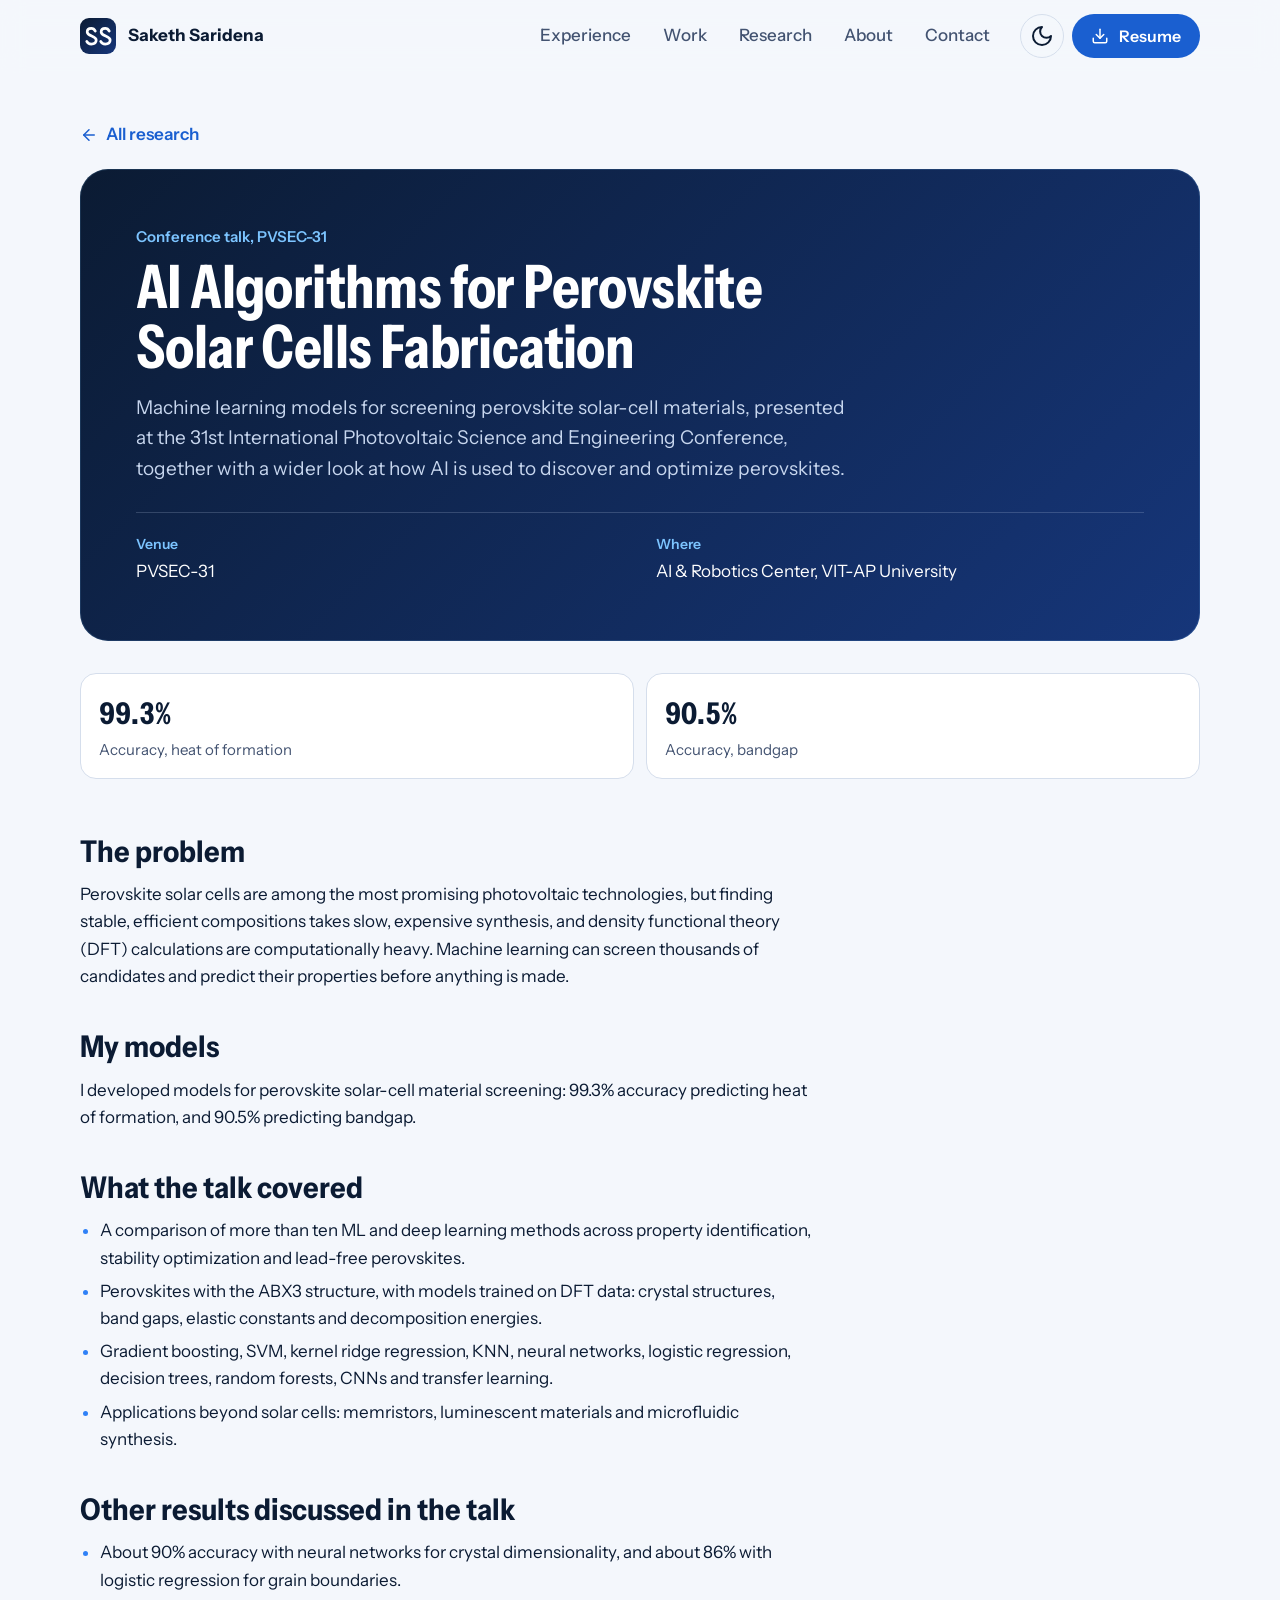
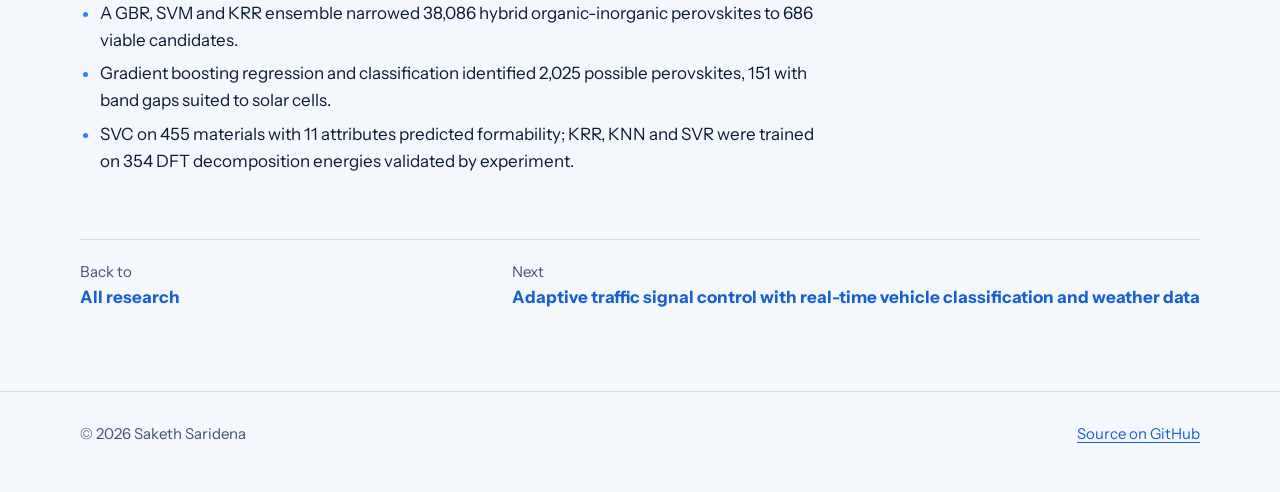
<file: research/perovskite-solar-ai/index.html>
<!DOCTYPE html>
<html lang="en">
<head>
  <meta charset="utf-8">
  <meta name="viewport" content="width=device-width, initial-scale=1">
  <title>AI Algorithms for Perovskite Solar Cells Fabrication | Saketh Saridena</title>
  <meta name="description" content="PVSEC-31 talk: machine learning models for perovskite solar-cell material screening, with 99.3% accuracy on heat of formation and 90.5% on bandgap.">
  <meta name="author" content="Saketh Saridena">
  <link rel="canonical" href="https://sakethsaridena.com/research/perovskite-solar-ai/">
  <meta name="theme-color" content="#f4f7fc" media="(prefers-color-scheme: light)">
  <meta name="theme-color" content="#081426" media="(prefers-color-scheme: dark)">

  <meta property="og:type" content="article">
  <meta property="og:site_name" content="Saketh Saridena">
  <meta property="og:title" content="AI Algorithms for Perovskite Solar Cells Fabrication | Saketh Saridena">
  <meta property="og:description" content="PVSEC-31 talk: machine learning models for perovskite solar-cell material screening, with 99.3% accuracy on heat of formation and 90.5% on bandgap.">
  <meta property="og:url" content="https://sakethsaridena.com/research/perovskite-solar-ai/">
  <meta property="og:image" content="https://sakethsaridena.com/assets/og-image.png">
  <meta property="og:image:type" content="image/png">
  <meta property="og:image:width" content="1200">
  <meta property="og:image:height" content="630">
  <meta property="og:image:alt" content="Saketh Saridena, AI engineer and data scientist, on a navy card with a rising data line.">
  <meta property="og:locale" content="en_US">
  <meta name="twitter:card" content="summary_large_image">
  <meta name="twitter:title" content="AI Algorithms for Perovskite Solar Cells Fabrication | Saketh Saridena">
  <meta name="twitter:description" content="PVSEC-31 talk: machine learning models for perovskite solar-cell material screening, with 99.3% accuracy on heat of formation and 90.5% on bandgap.">
  <meta name="twitter:image" content="https://sakethsaridena.com/assets/og-image.png">
  <meta name="twitter:image:alt" content="Saketh Saridena, AI engineer and data scientist, on a navy card with a rising data line.">

  <link rel="icon" href="/favicon.ico" sizes="32x32">
  <link rel="icon" href="/assets/favicon.svg" type="image/svg+xml">
  <link rel="apple-touch-icon" href="/assets/apple-touch-icon.png">
  <link rel="manifest" href="/site.webmanifest">

  <link rel="preload" href="/assets/fonts/instrument-sans.woff2" as="font" type="font/woff2" crossorigin>
  <link rel="stylesheet" href="/style.css">
  <script>
    // Mark JavaScript as available and apply a saved theme before first paint.
    document.documentElement.classList.add("js");
    try {
      var t = localStorage.getItem("theme");
      if (t === "light" || t === "dark") document.documentElement.setAttribute("data-theme", t);
    } catch (e) {}
  </script>
  <script src="/script.js" defer></script>
  <script type="application/ld+json">{"@context": "https://schema.org", "@type": "BreadcrumbList", "itemListElement": [{"@type": "ListItem", "position": 1, "name": "Saketh Saridena", "item": "https://sakethsaridena.com/"}, {"@type": "ListItem", "position": 2, "name": "AI Algorithms for Perovskite Solar Cells Fabrication", "item": "https://sakethsaridena.com/research/perovskite-solar-ai/"}]}</script>
</head>
<body>
  <svg width="0" height="0" style="position:absolute" aria-hidden="true" focusable="false">
    <defs>
      <linearGradient id="brand-navy" x1="0" y1="0" x2="1" y2="1">
        <stop offset="0" stop-color="#0b1b33"/>
        <stop offset="1" stop-color="#16367a"/>
      </linearGradient>
    </defs>
    <symbol id="i-github" viewBox="0 0 24 24"><path d="M15 22v-4a4.8 4.8 0 0 0-1-3.5c3 0 6-2 6-5.5.08-1.25-.27-2.48-1-3.5.28-1.15.28-2.35 0-3.5 0 0-1 0-3 1.5-2.64-.5-5.36-.5-8 0C6 2 5 2 5 2c-.3 1.15-.3 2.35 0 3.5A5.4 5.4 0 0 0 4 9c0 3.5 3 5.5 6 5.5-.39.49-.68 1.05-.85 1.65S8.93 17.38 9 18v4"/><path d="M9 18c-4.51 2-5-2-7-2"/></symbol>
    <symbol id="i-linkedin" viewBox="0 0 24 24"><path d="M16 8a6 6 0 0 1 6 6v7h-4v-7a2 2 0 0 0-4 0v7h-4v-7a6 6 0 0 1 6-6z"/><rect x="2" y="9" width="4" height="12"/><circle cx="4" cy="4" r="2"/></symbol>
    <symbol id="i-mail" viewBox="0 0 24 24"><rect x="2" y="4" width="20" height="16" rx="2"/><path d="m22 7-8.97 5.7a1.94 1.94 0 0 1-2.06 0L2 7"/></symbol>
    <symbol id="i-download" viewBox="0 0 24 24"><path d="M21 15v4a2 2 0 0 1-2 2H5a2 2 0 0 1-2-2v-4"/><path d="m7 10 5 5 5-5"/><path d="M12 15V3"/></symbol>
    <symbol id="i-sun" viewBox="0 0 24 24"><circle cx="12" cy="12" r="4"/><path d="M12 2v2M12 20v2M4.93 4.93l1.41 1.41M17.66 17.66l1.41 1.41M2 12h2M20 12h2M6.34 17.66l-1.41 1.41M19.07 4.93l-1.41 1.41"/></symbol>
    <symbol id="i-moon" viewBox="0 0 24 24"><path d="M12 3a6 6 0 0 0 9 9 9 9 0 1 1-9-9Z"/></symbol>
    <symbol id="i-menu" viewBox="0 0 24 24"><path d="M4 6h16M4 12h16M4 18h16"/></symbol>
    <symbol id="i-pin" viewBox="0 0 24 24"><path d="M20 10c0 5-5.54 10.19-7.4 11.8a1 1 0 0 1-1.2 0C9.54 20.19 4 15 4 10a8 8 0 0 1 16 0"/><circle cx="12" cy="10" r="3"/></symbol>
    <symbol id="i-doc" viewBox="0 0 24 24"><path d="M15 2H6a2 2 0 0 0-2 2v16a2 2 0 0 0 2 2h12a2 2 0 0 0 2-2V7Z"/><path d="M14 2v4a2 2 0 0 0 2 2h4"/><path d="M16 13H8M16 17H8M10 9H8"/></symbol>
    <symbol id="i-chart" viewBox="0 0 24 24"><path d="M3 3v16a2 2 0 0 0 2 2h16"/><path d="m7 15 4-4 3 3 6-6"/></symbol>
    <symbol id="i-award" viewBox="0 0 24 24"><circle cx="12" cy="8" r="6"/><path d="M15.48 12.89 17 22l-5-3-5 3 1.52-9.11"/></symbol>
    <symbol id="i-mic" viewBox="0 0 24 24"><path d="M12 2a3 3 0 0 0-3 3v7a3 3 0 0 0 6 0V5a3 3 0 0 0-3-3Z"/><path d="M19 10v2a7 7 0 0 1-14 0v-2"/><path d="M12 19v3"/></symbol>
    <symbol id="i-external" viewBox="0 0 24 24"><path d="M15 3h6v6"/><path d="M10 14 21 3"/><path d="M18 13v6a2 2 0 0 1-2 2H5a2 2 0 0 1-2-2V8a2 2 0 0 1 2-2h6"/></symbol>
    <symbol id="i-book" viewBox="0 0 24 24"><path d="M2 4h6a4 4 0 0 1 4 4v13a3 3 0 0 0-3-3H2z"/><path d="M22 4h-6a4 4 0 0 0-4 4v13a3 3 0 0 1 3-3h7z"/></symbol>
    <symbol id="i-arrow-left" viewBox="0 0 24 24"><path d="M19 12H5"/><path d="m12 19-7-7 7-7"/></symbol>
    <symbol id="i-arrow-down" viewBox="0 0 24 24"><path d="M12 5v14"/><path d="m19 12-7 7-7-7"/></symbol>
    <symbol id="i-lock" viewBox="0 0 24 24"><rect x="5" y="11" width="14" height="10" rx="2"/><path d="M8 11V7a4 4 0 0 1 8 0v4"/><path d="M12 15v2"/></symbol>
    <symbol id="i-question" viewBox="0 0 24 24"><circle cx="12" cy="12" r="9"/><path d="M9.6 9.4a2.5 2.5 0 1 1 3.4 2.4c-.6.3-1 .8-1 1.5v.4"/><path d="M12 17h.01"/></symbol>
    <symbol id="i-check" viewBox="0 0 24 24"><circle cx="12" cy="12" r="9"/><path d="M8 12.4l2.8 2.8L16.2 9.8"/></symbol>
  </svg>

  <a class="skip-link" href="#main">Skip to content</a>

  <header class="site-header">
    <nav class="nav wrap" aria-label="Primary">
      <a class="brand" href="/" aria-label="Saketh Saridena, home">
        <svg viewBox="0 0 32 32" aria-hidden="true" focusable="false">
          <rect width="32" height="32" rx="8" fill="url(#brand-navy)"/>
          <g fill="none" stroke="#ffffff" stroke-width="3" stroke-linecap="round" transform="translate(3.2 3.6) scale(.8)">
            <path d="M13 10s-1.5-3-4.5-3S4 8.5 4 11s2.5 3.5 5 4.5 5 2 5 4.5-2 4.5-5.5 4.5-5-3-5-3"/>
            <path d="M28.5 10S27 7 24 7s-4.5 1.5-4.5 4 2.5 3.5 5 4.5 5 2 5 4.5-2 4.5-5.5 4.5-5-3-5-3"/>
          </g>
        </svg>
        <span class="brand-name">Saketh Saridena</span>
      </a>

      <div class="nav-actions">
        <button class="theme-toggle" type="button" aria-label="Switch theme">
          <svg class="icon i-moon" aria-hidden="true" focusable="false"><use href="#i-moon"/></svg>
          <svg class="icon i-sun" aria-hidden="true" focusable="false"><use href="#i-sun"/></svg>
        </button>
        <a class="btn btn-primary btn-resume" href="/assets/Saketh_Saridena_Resume.pdf" aria-label="Resume (PDF)">
          <svg class="icon icon-sm" aria-hidden="true" focusable="false"><use href="#i-download"/></svg>
          <span>Resume</span>
        </a>
        <button class="menu-toggle" type="button" aria-controls="nav-links" aria-expanded="false" aria-label="Open menu">
          <svg class="icon" aria-hidden="true" focusable="false"><use href="#i-menu"/></svg>
        </button>
      </div>

      <ul class="nav-links" id="nav-links">
        <li><a href="/#experience">Experience</a></li>
        <li><a href="/#work">Work</a></li>
        <li><a href="/#research">Research</a></li>
        <li><a href="/#about">About</a></li>
        <li><a href="/#contact">Contact</a></li>
      </ul>
    </nav>
  </header>

  <main id="main" class="case wrap">
    <a class="crumb" href="/#research"><svg class="icon icon-sm" aria-hidden="true" focusable="false"><use href="#i-arrow-left"/></svg><span>All research</span></a>

    <article aria-labelledby="case-title">
      <header class="banner on-navy case-hero">
        <p class="kicker">Conference talk, PVSEC-31</p>
        <h1 id="case-title">AI Algorithms for Perovskite Solar Cells Fabrication</h1>
        <p class="lede">Machine learning models for screening perovskite solar-cell materials, presented at the 31st International Photovoltaic Science and Engineering Conference, together with a wider look at how AI is used to discover and optimize perovskites.</p>
        <dl class="case-meta">
            <div><dt>Venue</dt><dd>PVSEC-31</dd></div>
            <div><dt>Where</dt><dd>AI & Robotics Center, VIT-AP University</dd></div>
        </dl>
      </header>

      <dl class="metrics">
        <div><dt>Accuracy, heat of formation</dt><dd>99.3%</dd></div>
        <div><dt>Accuracy, bandgap</dt><dd>90.5%</dd></div>
      </dl>
      <div class="case-body">
        <h2>The problem</h2>
        <p>Perovskite solar cells are among the most promising photovoltaic technologies, but finding stable, efficient compositions takes slow, expensive synthesis, and density functional theory (DFT) calculations are computationally heavy. Machine learning can screen thousands of candidates and predict their properties before anything is made.</p>

        <h2>My models</h2>
        <p>I developed models for perovskite solar-cell material screening: 99.3% accuracy predicting heat of formation, and 90.5% predicting bandgap.</p>

        <h2>What the talk covered</h2>
        <ul>
          <li>A comparison of more than ten ML and deep learning methods across property identification, stability optimization and lead-free perovskites.</li>
          <li>Perovskites with the ABX3 structure, with models trained on DFT data: crystal structures, band gaps, elastic constants and decomposition energies.</li>
          <li>Gradient boosting, SVM, kernel ridge regression, KNN, neural networks, logistic regression, decision trees, random forests, CNNs and transfer learning.</li>
          <li>Applications beyond solar cells: memristors, luminescent materials and microfluidic synthesis.</li>
        </ul>

        <h2>Other results discussed in the talk</h2>
        <ul>
          <li>About 90% accuracy with neural networks for crystal dimensionality, and about 86% with logistic regression for grain boundaries.</li>
          <li>A GBR, SVM and KRR ensemble narrowed 38,086 hybrid organic-inorganic perovskites to 686 viable candidates.</li>
          <li>Gradient boosting regression and classification identified 2,025 possible perovskites, 151 with band gaps suited to solar cells.</li>
          <li>SVC on 455 materials with 11 attributes predicted formability; KRR, KNN and SVR were trained on 354 DFT decomposition energies validated by experiment.</li>
        </ul>
      </div>
    </article>

    <nav class="next" aria-label="More research">
      <a href="/#research"><span>Back to</span><strong>All research</strong></a>
      <a href="/research/traffic-signal-patent/"><span>Next</span><strong>Adaptive traffic signal control with real-time vehicle classification and weather data</strong></a>
    </nav>
  </main>

  <footer class="site-footer">
    <div class="wrap footer-row">
      <p>&copy; <span id="year">2026</span> Saketh Saridena</p>
      <p><a href="https://github.com/saketh-saridena/saketh-saridena.github.io">Source on GitHub</a></p>
    </div>
  </footer>
</body>
</html>
</file>
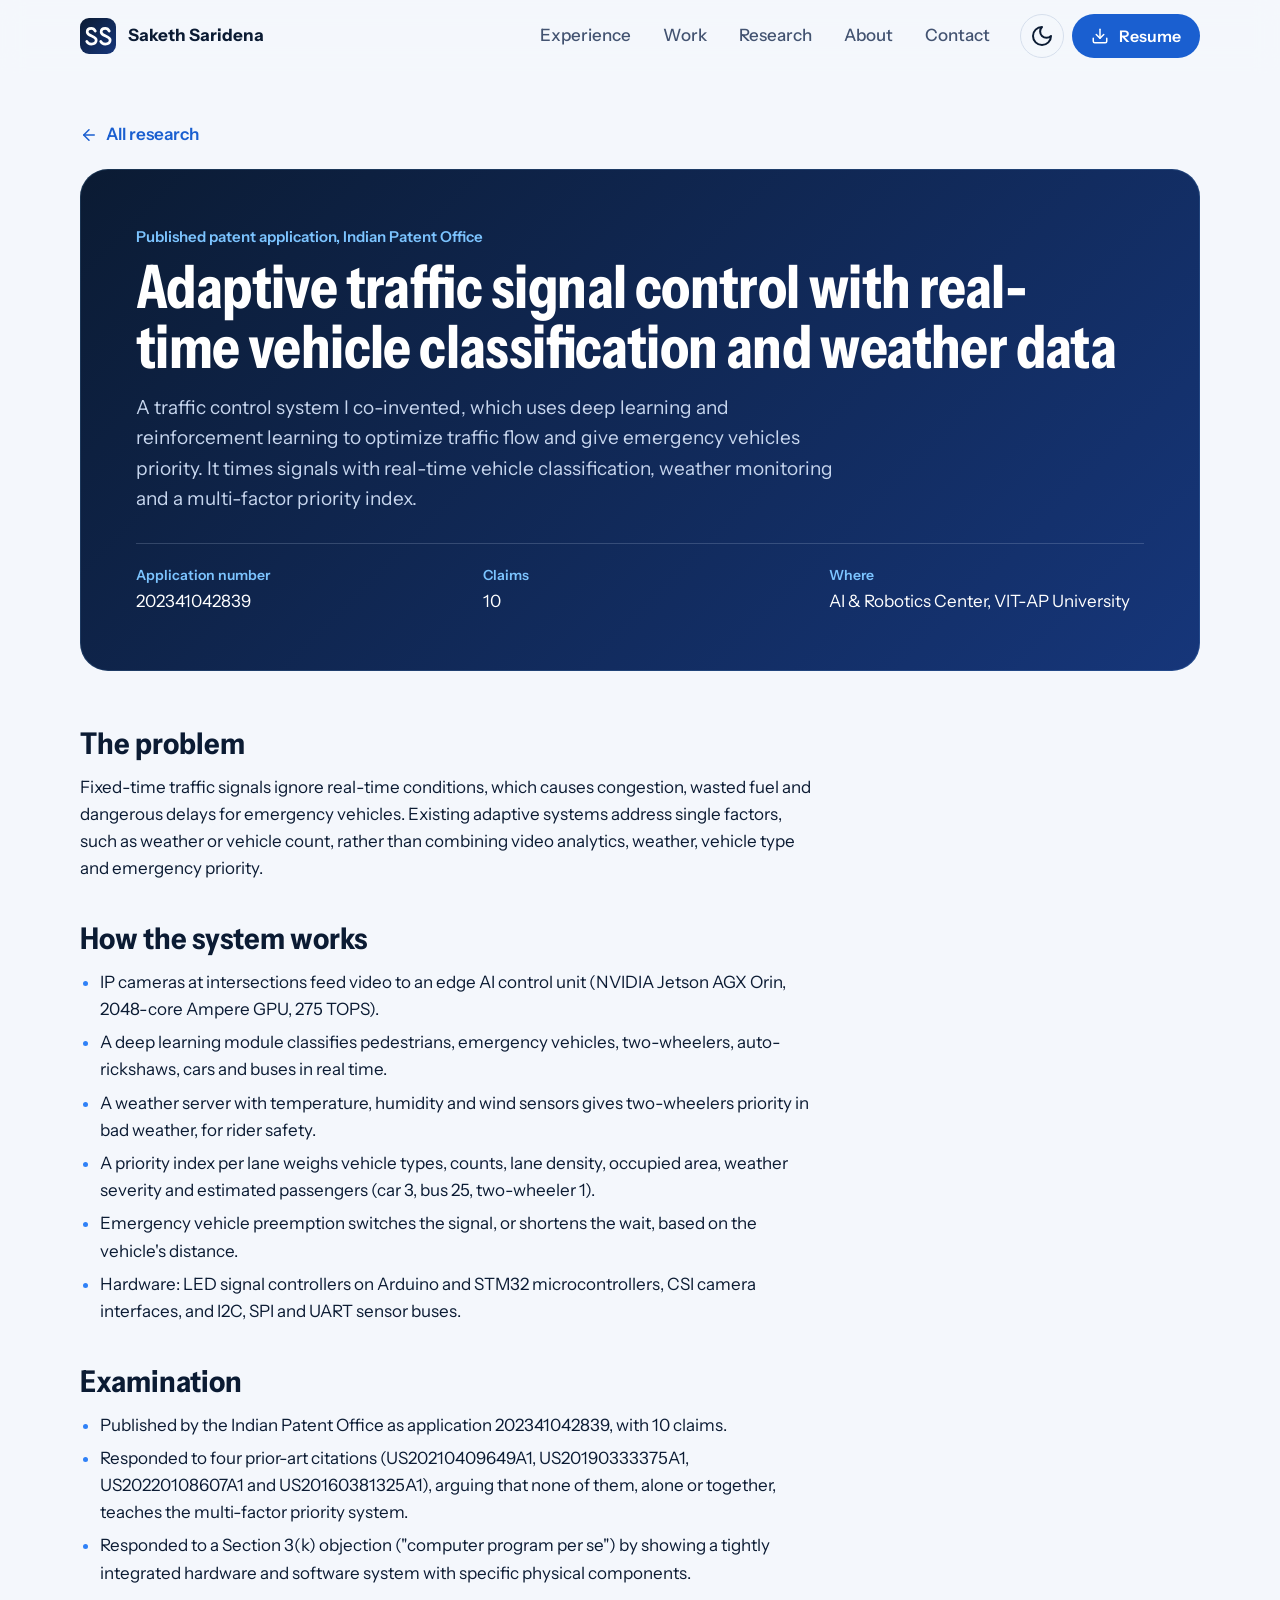
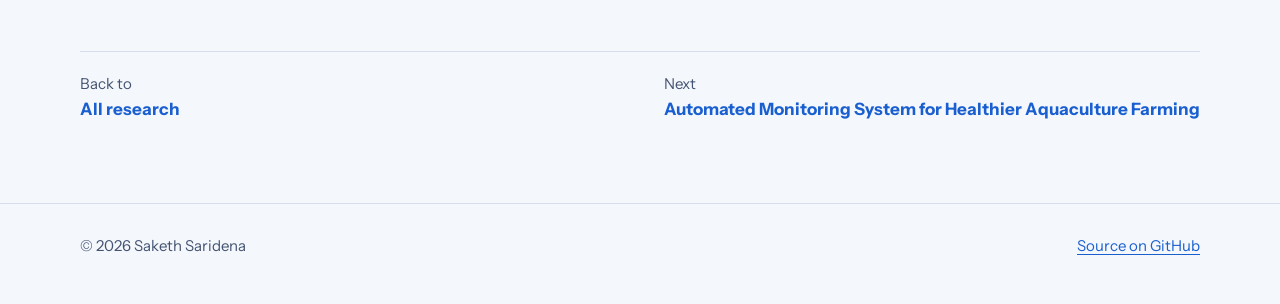
<file: research/traffic-signal-patent/index.html>
<!DOCTYPE html>
<html lang="en">
<head>
  <meta charset="utf-8">
  <meta name="viewport" content="width=device-width, initial-scale=1">
  <title>Adaptive traffic signal control with real-time vehicle classification and weather data | Saketh Saridena</title>
  <meta name="description" content="Published patent application 202341042839, co-invented: a traffic control system that uses deep learning, vehicle classification, weather data and emergency preemption to time signals.">
  <meta name="author" content="Saketh Saridena">
  <link rel="canonical" href="https://sakethsaridena.com/research/traffic-signal-patent/">
  <meta name="theme-color" content="#f4f7fc" media="(prefers-color-scheme: light)">
  <meta name="theme-color" content="#081426" media="(prefers-color-scheme: dark)">

  <meta property="og:type" content="article">
  <meta property="og:site_name" content="Saketh Saridena">
  <meta property="og:title" content="Adaptive traffic signal control with real-time vehicle classification and weather data | Saketh Saridena">
  <meta property="og:description" content="Published patent application 202341042839, co-invented: a traffic control system that uses deep learning, vehicle classification, weather data and emergency preemption to time signals.">
  <meta property="og:url" content="https://sakethsaridena.com/research/traffic-signal-patent/">
  <meta property="og:image" content="https://sakethsaridena.com/assets/og-image.png">
  <meta property="og:image:type" content="image/png">
  <meta property="og:image:width" content="1200">
  <meta property="og:image:height" content="630">
  <meta property="og:image:alt" content="Saketh Saridena, AI engineer and data scientist, on a navy card with a rising data line.">
  <meta property="og:locale" content="en_US">
  <meta name="twitter:card" content="summary_large_image">
  <meta name="twitter:title" content="Adaptive traffic signal control with real-time vehicle classification and weather data | Saketh Saridena">
  <meta name="twitter:description" content="Published patent application 202341042839, co-invented: a traffic control system that uses deep learning, vehicle classification, weather data and emergency preemption to time signals.">
  <meta name="twitter:image" content="https://sakethsaridena.com/assets/og-image.png">
  <meta name="twitter:image:alt" content="Saketh Saridena, AI engineer and data scientist, on a navy card with a rising data line.">

  <link rel="icon" href="/favicon.ico" sizes="32x32">
  <link rel="icon" href="/assets/favicon.svg" type="image/svg+xml">
  <link rel="apple-touch-icon" href="/assets/apple-touch-icon.png">
  <link rel="manifest" href="/site.webmanifest">

  <link rel="preload" href="/assets/fonts/instrument-sans.woff2" as="font" type="font/woff2" crossorigin>
  <link rel="stylesheet" href="/style.css">
  <script>
    // Mark JavaScript as available and apply a saved theme before first paint.
    document.documentElement.classList.add("js");
    try {
      var t = localStorage.getItem("theme");
      if (t === "light" || t === "dark") document.documentElement.setAttribute("data-theme", t);
    } catch (e) {}
  </script>
  <script src="/script.js" defer></script>
  <script type="application/ld+json">{"@context": "https://schema.org", "@type": "BreadcrumbList", "itemListElement": [{"@type": "ListItem", "position": 1, "name": "Saketh Saridena", "item": "https://sakethsaridena.com/"}, {"@type": "ListItem", "position": 2, "name": "Adaptive traffic signal control with real-time vehicle classification and weather data", "item": "https://sakethsaridena.com/research/traffic-signal-patent/"}]}</script>
</head>
<body>
  <svg width="0" height="0" style="position:absolute" aria-hidden="true" focusable="false">
    <defs>
      <linearGradient id="brand-navy" x1="0" y1="0" x2="1" y2="1">
        <stop offset="0" stop-color="#0b1b33"/>
        <stop offset="1" stop-color="#16367a"/>
      </linearGradient>
    </defs>
    <symbol id="i-github" viewBox="0 0 24 24"><path d="M15 22v-4a4.8 4.8 0 0 0-1-3.5c3 0 6-2 6-5.5.08-1.25-.27-2.48-1-3.5.28-1.15.28-2.35 0-3.5 0 0-1 0-3 1.5-2.64-.5-5.36-.5-8 0C6 2 5 2 5 2c-.3 1.15-.3 2.35 0 3.5A5.4 5.4 0 0 0 4 9c0 3.5 3 5.5 6 5.5-.39.49-.68 1.05-.85 1.65S8.93 17.38 9 18v4"/><path d="M9 18c-4.51 2-5-2-7-2"/></symbol>
    <symbol id="i-linkedin" viewBox="0 0 24 24"><path d="M16 8a6 6 0 0 1 6 6v7h-4v-7a2 2 0 0 0-4 0v7h-4v-7a6 6 0 0 1 6-6z"/><rect x="2" y="9" width="4" height="12"/><circle cx="4" cy="4" r="2"/></symbol>
    <symbol id="i-mail" viewBox="0 0 24 24"><rect x="2" y="4" width="20" height="16" rx="2"/><path d="m22 7-8.97 5.7a1.94 1.94 0 0 1-2.06 0L2 7"/></symbol>
    <symbol id="i-download" viewBox="0 0 24 24"><path d="M21 15v4a2 2 0 0 1-2 2H5a2 2 0 0 1-2-2v-4"/><path d="m7 10 5 5 5-5"/><path d="M12 15V3"/></symbol>
    <symbol id="i-sun" viewBox="0 0 24 24"><circle cx="12" cy="12" r="4"/><path d="M12 2v2M12 20v2M4.93 4.93l1.41 1.41M17.66 17.66l1.41 1.41M2 12h2M20 12h2M6.34 17.66l-1.41 1.41M19.07 4.93l-1.41 1.41"/></symbol>
    <symbol id="i-moon" viewBox="0 0 24 24"><path d="M12 3a6 6 0 0 0 9 9 9 9 0 1 1-9-9Z"/></symbol>
    <symbol id="i-menu" viewBox="0 0 24 24"><path d="M4 6h16M4 12h16M4 18h16"/></symbol>
    <symbol id="i-pin" viewBox="0 0 24 24"><path d="M20 10c0 5-5.54 10.19-7.4 11.8a1 1 0 0 1-1.2 0C9.54 20.19 4 15 4 10a8 8 0 0 1 16 0"/><circle cx="12" cy="10" r="3"/></symbol>
    <symbol id="i-doc" viewBox="0 0 24 24"><path d="M15 2H6a2 2 0 0 0-2 2v16a2 2 0 0 0 2 2h12a2 2 0 0 0 2-2V7Z"/><path d="M14 2v4a2 2 0 0 0 2 2h4"/><path d="M16 13H8M16 17H8M10 9H8"/></symbol>
    <symbol id="i-chart" viewBox="0 0 24 24"><path d="M3 3v16a2 2 0 0 0 2 2h16"/><path d="m7 15 4-4 3 3 6-6"/></symbol>
    <symbol id="i-award" viewBox="0 0 24 24"><circle cx="12" cy="8" r="6"/><path d="M15.48 12.89 17 22l-5-3-5 3 1.52-9.11"/></symbol>
    <symbol id="i-mic" viewBox="0 0 24 24"><path d="M12 2a3 3 0 0 0-3 3v7a3 3 0 0 0 6 0V5a3 3 0 0 0-3-3Z"/><path d="M19 10v2a7 7 0 0 1-14 0v-2"/><path d="M12 19v3"/></symbol>
    <symbol id="i-external" viewBox="0 0 24 24"><path d="M15 3h6v6"/><path d="M10 14 21 3"/><path d="M18 13v6a2 2 0 0 1-2 2H5a2 2 0 0 1-2-2V8a2 2 0 0 1 2-2h6"/></symbol>
    <symbol id="i-book" viewBox="0 0 24 24"><path d="M2 4h6a4 4 0 0 1 4 4v13a3 3 0 0 0-3-3H2z"/><path d="M22 4h-6a4 4 0 0 0-4 4v13a3 3 0 0 1 3-3h7z"/></symbol>
    <symbol id="i-arrow-left" viewBox="0 0 24 24"><path d="M19 12H5"/><path d="m12 19-7-7 7-7"/></symbol>
    <symbol id="i-arrow-down" viewBox="0 0 24 24"><path d="M12 5v14"/><path d="m19 12-7 7-7-7"/></symbol>
    <symbol id="i-lock" viewBox="0 0 24 24"><rect x="5" y="11" width="14" height="10" rx="2"/><path d="M8 11V7a4 4 0 0 1 8 0v4"/><path d="M12 15v2"/></symbol>
    <symbol id="i-question" viewBox="0 0 24 24"><circle cx="12" cy="12" r="9"/><path d="M9.6 9.4a2.5 2.5 0 1 1 3.4 2.4c-.6.3-1 .8-1 1.5v.4"/><path d="M12 17h.01"/></symbol>
    <symbol id="i-check" viewBox="0 0 24 24"><circle cx="12" cy="12" r="9"/><path d="M8 12.4l2.8 2.8L16.2 9.8"/></symbol>
  </svg>

  <a class="skip-link" href="#main">Skip to content</a>

  <header class="site-header">
    <nav class="nav wrap" aria-label="Primary">
      <a class="brand" href="/" aria-label="Saketh Saridena, home">
        <svg viewBox="0 0 32 32" aria-hidden="true" focusable="false">
          <rect width="32" height="32" rx="8" fill="url(#brand-navy)"/>
          <g fill="none" stroke="#ffffff" stroke-width="3" stroke-linecap="round" transform="translate(3.2 3.6) scale(.8)">
            <path d="M13 10s-1.5-3-4.5-3S4 8.5 4 11s2.5 3.5 5 4.5 5 2 5 4.5-2 4.5-5.5 4.5-5-3-5-3"/>
            <path d="M28.5 10S27 7 24 7s-4.5 1.5-4.5 4 2.5 3.5 5 4.5 5 2 5 4.5-2 4.5-5.5 4.5-5-3-5-3"/>
          </g>
        </svg>
        <span class="brand-name">Saketh Saridena</span>
      </a>

      <div class="nav-actions">
        <button class="theme-toggle" type="button" aria-label="Switch theme">
          <svg class="icon i-moon" aria-hidden="true" focusable="false"><use href="#i-moon"/></svg>
          <svg class="icon i-sun" aria-hidden="true" focusable="false"><use href="#i-sun"/></svg>
        </button>
        <a class="btn btn-primary btn-resume" href="/assets/Saketh_Saridena_Resume.pdf" aria-label="Resume (PDF)">
          <svg class="icon icon-sm" aria-hidden="true" focusable="false"><use href="#i-download"/></svg>
          <span>Resume</span>
        </a>
        <button class="menu-toggle" type="button" aria-controls="nav-links" aria-expanded="false" aria-label="Open menu">
          <svg class="icon" aria-hidden="true" focusable="false"><use href="#i-menu"/></svg>
        </button>
      </div>

      <ul class="nav-links" id="nav-links">
        <li><a href="/#experience">Experience</a></li>
        <li><a href="/#work">Work</a></li>
        <li><a href="/#research">Research</a></li>
        <li><a href="/#about">About</a></li>
        <li><a href="/#contact">Contact</a></li>
      </ul>
    </nav>
  </header>

  <main id="main" class="case wrap">
    <a class="crumb" href="/#research"><svg class="icon icon-sm" aria-hidden="true" focusable="false"><use href="#i-arrow-left"/></svg><span>All research</span></a>

    <article aria-labelledby="case-title">
      <header class="banner on-navy case-hero">
        <p class="kicker">Published patent application, Indian Patent Office</p>
        <h1 id="case-title">Adaptive traffic signal control with real-time vehicle classification and weather data</h1>
        <p class="lede">A traffic control system I co-invented, which uses deep learning and reinforcement learning to optimize traffic flow and give emergency vehicles priority. It times signals with real-time vehicle classification, weather monitoring and a multi-factor priority index.</p>
        <dl class="case-meta">
            <div><dt>Application number</dt><dd>202341042839</dd></div>
            <div><dt>Claims</dt><dd>10</dd></div>
            <div><dt>Where</dt><dd>AI & Robotics Center, VIT-AP University</dd></div>
        </dl>
      </header>

      <div class="case-body">
        <h2>The problem</h2>
        <p>Fixed-time traffic signals ignore real-time conditions, which causes congestion, wasted fuel and dangerous delays for emergency vehicles. Existing adaptive systems address single factors, such as weather or vehicle count, rather than combining video analytics, weather, vehicle type and emergency priority.</p>

        <h2>How the system works</h2>
        <ul>
          <li>IP cameras at intersections feed video to an edge AI control unit (NVIDIA Jetson AGX Orin, 2048-core Ampere GPU, 275 TOPS).</li>
          <li>A deep learning module classifies pedestrians, emergency vehicles, two-wheelers, auto-rickshaws, cars and buses in real time.</li>
          <li>A weather server with temperature, humidity and wind sensors gives two-wheelers priority in bad weather, for rider safety.</li>
          <li>A priority index per lane weighs vehicle types, counts, lane density, occupied area, weather severity and estimated passengers (car 3, bus 25, two-wheeler 1).</li>
          <li>Emergency vehicle preemption switches the signal, or shortens the wait, based on the vehicle's distance.</li>
          <li>Hardware: LED signal controllers on Arduino and STM32 microcontrollers, CSI camera interfaces, and I2C, SPI and UART sensor buses.</li>
        </ul>

        <h2>Examination</h2>
        <ul>
          <li>Published by the Indian Patent Office as application 202341042839, with 10 claims.</li>
          <li>Responded to four prior-art citations (US20210409649A1, US20190333375A1, US20220108607A1 and US20160381325A1), arguing that none of them, alone or together, teaches the multi-factor priority system.</li>
          <li>Responded to a Section 3(k) objection ("computer program per se") by showing a tightly integrated hardware and software system with specific physical components.</li>
        </ul>
      </div>
    </article>

    <nav class="next" aria-label="More research">
      <a href="/#research"><span>Back to</span><strong>All research</strong></a>
      <a href="/research/aquaculture-monitoring/"><span>Next</span><strong>Automated Monitoring System for Healthier Aquaculture Farming</strong></a>
    </nav>
  </main>

  <footer class="site-footer">
    <div class="wrap footer-row">
      <p>&copy; <span id="year">2026</span> Saketh Saridena</p>
      <p><a href="https://github.com/saketh-saridena/saketh-saridena.github.io">Source on GitHub</a></p>
    </div>
  </footer>
</body>
</html>
</file>
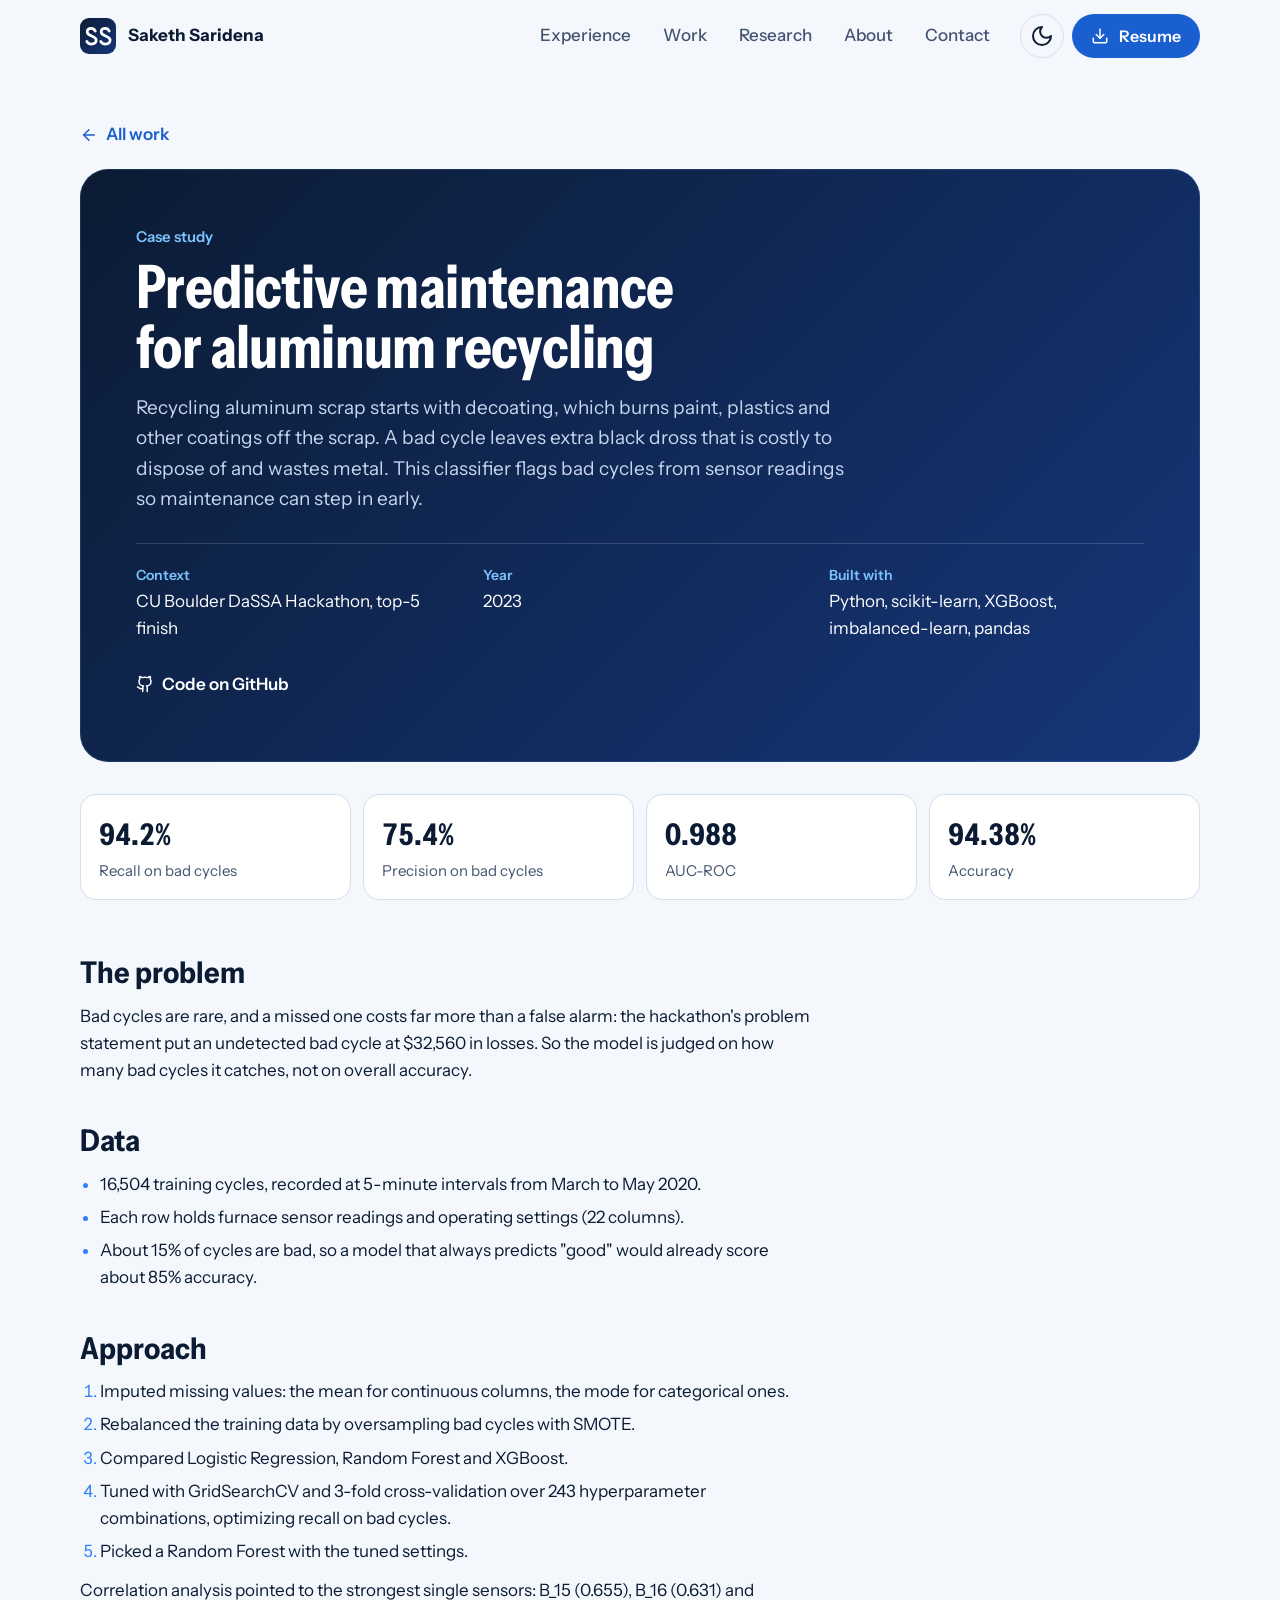
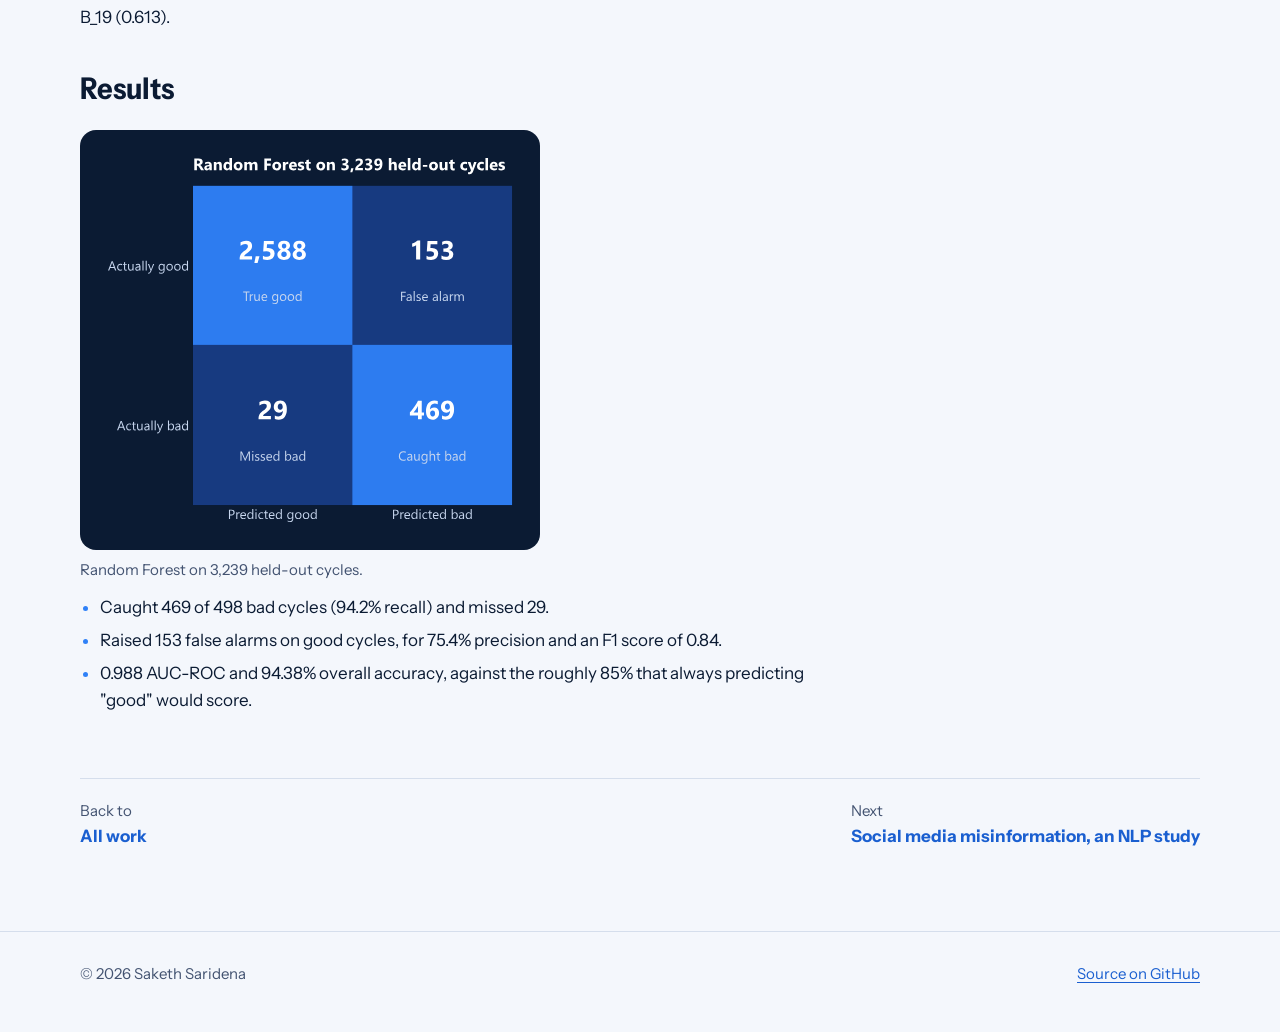
<file: work/aluminum-predictive-maintenance/index.html>
<!DOCTYPE html>
<html lang="en">
<head>
  <meta charset="utf-8">
  <meta name="viewport" content="width=device-width, initial-scale=1">
  <title>Predictive maintenance for aluminum recycling | Saketh Saridena</title>
  <meta name="description" content="A Random Forest that flags bad decoating cycles in aluminum scrap recycling from furnace sensor data: 469 of 498 bad cycles caught, 0.988 AUC.">
  <meta name="author" content="Saketh Saridena">
  <link rel="canonical" href="https://sakethsaridena.com/work/aluminum-predictive-maintenance/">
  <meta name="theme-color" content="#f4f7fc" media="(prefers-color-scheme: light)">
  <meta name="theme-color" content="#081426" media="(prefers-color-scheme: dark)">

  <meta property="og:type" content="article">
  <meta property="og:site_name" content="Saketh Saridena">
  <meta property="og:title" content="Predictive maintenance for aluminum recycling | Saketh Saridena">
  <meta property="og:description" content="A Random Forest that flags bad decoating cycles in aluminum scrap recycling from furnace sensor data: 469 of 498 bad cycles caught, 0.988 AUC.">
  <meta property="og:url" content="https://sakethsaridena.com/work/aluminum-predictive-maintenance/">
  <meta property="og:image" content="https://sakethsaridena.com/assets/og-image.png">
  <meta property="og:image:type" content="image/png">
  <meta property="og:image:width" content="1200">
  <meta property="og:image:height" content="630">
  <meta property="og:image:alt" content="Saketh Saridena, AI engineer and data scientist, on a navy card with a rising data line.">
  <meta property="og:locale" content="en_US">
  <meta name="twitter:card" content="summary_large_image">
  <meta name="twitter:title" content="Predictive maintenance for aluminum recycling | Saketh Saridena">
  <meta name="twitter:description" content="A Random Forest that flags bad decoating cycles in aluminum scrap recycling from furnace sensor data: 469 of 498 bad cycles caught, 0.988 AUC.">
  <meta name="twitter:image" content="https://sakethsaridena.com/assets/og-image.png">
  <meta name="twitter:image:alt" content="Saketh Saridena, AI engineer and data scientist, on a navy card with a rising data line.">

  <link rel="icon" href="/favicon.ico" sizes="32x32">
  <link rel="icon" href="/assets/favicon.svg" type="image/svg+xml">
  <link rel="apple-touch-icon" href="/assets/apple-touch-icon.png">
  <link rel="manifest" href="/site.webmanifest">

  <link rel="preload" href="/assets/fonts/instrument-sans.woff2" as="font" type="font/woff2" crossorigin>
  <link rel="stylesheet" href="/style.css">
  <script>
    // Mark JavaScript as available and apply a saved theme before first paint.
    document.documentElement.classList.add("js");
    try {
      var t = localStorage.getItem("theme");
      if (t === "light" || t === "dark") document.documentElement.setAttribute("data-theme", t);
    } catch (e) {}
  </script>
  <script src="/script.js" defer></script>
  <script type="application/ld+json">{"@context": "https://schema.org", "@type": "BreadcrumbList", "itemListElement": [{"@type": "ListItem", "position": 1, "name": "Saketh Saridena", "item": "https://sakethsaridena.com/"}, {"@type": "ListItem", "position": 2, "name": "Predictive maintenance for aluminum recycling", "item": "https://sakethsaridena.com/work/aluminum-predictive-maintenance/"}]}</script>
</head>
<body>
  <svg width="0" height="0" style="position:absolute" aria-hidden="true" focusable="false">
    <defs>
      <linearGradient id="brand-navy" x1="0" y1="0" x2="1" y2="1">
        <stop offset="0" stop-color="#0b1b33"/>
        <stop offset="1" stop-color="#16367a"/>
      </linearGradient>
    </defs>
    <symbol id="i-github" viewBox="0 0 24 24"><path d="M15 22v-4a4.8 4.8 0 0 0-1-3.5c3 0 6-2 6-5.5.08-1.25-.27-2.48-1-3.5.28-1.15.28-2.35 0-3.5 0 0-1 0-3 1.5-2.64-.5-5.36-.5-8 0C6 2 5 2 5 2c-.3 1.15-.3 2.35 0 3.5A5.4 5.4 0 0 0 4 9c0 3.5 3 5.5 6 5.5-.39.49-.68 1.05-.85 1.65S8.93 17.38 9 18v4"/><path d="M9 18c-4.51 2-5-2-7-2"/></symbol>
    <symbol id="i-linkedin" viewBox="0 0 24 24"><path d="M16 8a6 6 0 0 1 6 6v7h-4v-7a2 2 0 0 0-4 0v7h-4v-7a6 6 0 0 1 6-6z"/><rect x="2" y="9" width="4" height="12"/><circle cx="4" cy="4" r="2"/></symbol>
    <symbol id="i-mail" viewBox="0 0 24 24"><rect x="2" y="4" width="20" height="16" rx="2"/><path d="m22 7-8.97 5.7a1.94 1.94 0 0 1-2.06 0L2 7"/></symbol>
    <symbol id="i-download" viewBox="0 0 24 24"><path d="M21 15v4a2 2 0 0 1-2 2H5a2 2 0 0 1-2-2v-4"/><path d="m7 10 5 5 5-5"/><path d="M12 15V3"/></symbol>
    <symbol id="i-sun" viewBox="0 0 24 24"><circle cx="12" cy="12" r="4"/><path d="M12 2v2M12 20v2M4.93 4.93l1.41 1.41M17.66 17.66l1.41 1.41M2 12h2M20 12h2M6.34 17.66l-1.41 1.41M19.07 4.93l-1.41 1.41"/></symbol>
    <symbol id="i-moon" viewBox="0 0 24 24"><path d="M12 3a6 6 0 0 0 9 9 9 9 0 1 1-9-9Z"/></symbol>
    <symbol id="i-menu" viewBox="0 0 24 24"><path d="M4 6h16M4 12h16M4 18h16"/></symbol>
    <symbol id="i-pin" viewBox="0 0 24 24"><path d="M20 10c0 5-5.54 10.19-7.4 11.8a1 1 0 0 1-1.2 0C9.54 20.19 4 15 4 10a8 8 0 0 1 16 0"/><circle cx="12" cy="10" r="3"/></symbol>
    <symbol id="i-doc" viewBox="0 0 24 24"><path d="M15 2H6a2 2 0 0 0-2 2v16a2 2 0 0 0 2 2h12a2 2 0 0 0 2-2V7Z"/><path d="M14 2v4a2 2 0 0 0 2 2h4"/><path d="M16 13H8M16 17H8M10 9H8"/></symbol>
    <symbol id="i-chart" viewBox="0 0 24 24"><path d="M3 3v16a2 2 0 0 0 2 2h16"/><path d="m7 15 4-4 3 3 6-6"/></symbol>
    <symbol id="i-award" viewBox="0 0 24 24"><circle cx="12" cy="8" r="6"/><path d="M15.48 12.89 17 22l-5-3-5 3 1.52-9.11"/></symbol>
    <symbol id="i-mic" viewBox="0 0 24 24"><path d="M12 2a3 3 0 0 0-3 3v7a3 3 0 0 0 6 0V5a3 3 0 0 0-3-3Z"/><path d="M19 10v2a7 7 0 0 1-14 0v-2"/><path d="M12 19v3"/></symbol>
    <symbol id="i-external" viewBox="0 0 24 24"><path d="M15 3h6v6"/><path d="M10 14 21 3"/><path d="M18 13v6a2 2 0 0 1-2 2H5a2 2 0 0 1-2-2V8a2 2 0 0 1 2-2h6"/></symbol>
    <symbol id="i-book" viewBox="0 0 24 24"><path d="M2 4h6a4 4 0 0 1 4 4v13a3 3 0 0 0-3-3H2z"/><path d="M22 4h-6a4 4 0 0 0-4 4v13a3 3 0 0 1 3-3h7z"/></symbol>
    <symbol id="i-arrow-left" viewBox="0 0 24 24"><path d="M19 12H5"/><path d="m12 19-7-7 7-7"/></symbol>
    <symbol id="i-arrow-down" viewBox="0 0 24 24"><path d="M12 5v14"/><path d="m19 12-7 7-7-7"/></symbol>
    <symbol id="i-lock" viewBox="0 0 24 24"><rect x="5" y="11" width="14" height="10" rx="2"/><path d="M8 11V7a4 4 0 0 1 8 0v4"/><path d="M12 15v2"/></symbol>
    <symbol id="i-question" viewBox="0 0 24 24"><circle cx="12" cy="12" r="9"/><path d="M9.6 9.4a2.5 2.5 0 1 1 3.4 2.4c-.6.3-1 .8-1 1.5v.4"/><path d="M12 17h.01"/></symbol>
    <symbol id="i-check" viewBox="0 0 24 24"><circle cx="12" cy="12" r="9"/><path d="M8 12.4l2.8 2.8L16.2 9.8"/></symbol>
  </svg>

  <a class="skip-link" href="#main">Skip to content</a>

  <header class="site-header">
    <nav class="nav wrap" aria-label="Primary">
      <a class="brand" href="/" aria-label="Saketh Saridena, home">
        <svg viewBox="0 0 32 32" aria-hidden="true" focusable="false">
          <rect width="32" height="32" rx="8" fill="url(#brand-navy)"/>
          <g fill="none" stroke="#ffffff" stroke-width="3" stroke-linecap="round" transform="translate(3.2 3.6) scale(.8)">
            <path d="M13 10s-1.5-3-4.5-3S4 8.5 4 11s2.5 3.5 5 4.5 5 2 5 4.5-2 4.5-5.5 4.5-5-3-5-3"/>
            <path d="M28.5 10S27 7 24 7s-4.5 1.5-4.5 4 2.5 3.5 5 4.5 5 2 5 4.5-2 4.5-5.5 4.5-5-3-5-3"/>
          </g>
        </svg>
        <span class="brand-name">Saketh Saridena</span>
      </a>

      <div class="nav-actions">
        <button class="theme-toggle" type="button" aria-label="Switch theme">
          <svg class="icon i-moon" aria-hidden="true" focusable="false"><use href="#i-moon"/></svg>
          <svg class="icon i-sun" aria-hidden="true" focusable="false"><use href="#i-sun"/></svg>
        </button>
        <a class="btn btn-primary btn-resume" href="/assets/Saketh_Saridena_Resume.pdf" aria-label="Resume (PDF)">
          <svg class="icon icon-sm" aria-hidden="true" focusable="false"><use href="#i-download"/></svg>
          <span>Resume</span>
        </a>
        <button class="menu-toggle" type="button" aria-controls="nav-links" aria-expanded="false" aria-label="Open menu">
          <svg class="icon" aria-hidden="true" focusable="false"><use href="#i-menu"/></svg>
        </button>
      </div>

      <ul class="nav-links" id="nav-links">
        <li><a href="/#experience">Experience</a></li>
        <li><a href="/#work">Work</a></li>
        <li><a href="/#research">Research</a></li>
        <li><a href="/#about">About</a></li>
        <li><a href="/#contact">Contact</a></li>
      </ul>
    </nav>
  </header>

  <main id="main" class="case wrap">
    <a class="crumb" href="/#work"><svg class="icon icon-sm" aria-hidden="true" focusable="false"><use href="#i-arrow-left"/></svg><span>All work</span></a>

    <article aria-labelledby="case-title">
      <header class="banner on-navy case-hero">
        <p class="kicker">Case study</p>
        <h1 id="case-title">Predictive maintenance for aluminum recycling</h1>
        <p class="lede">Recycling aluminum scrap starts with decoating, which burns paint, plastics and other coatings off the scrap. A bad cycle leaves extra black dross that is costly to dispose of and wastes metal. This classifier flags bad cycles from sensor readings so maintenance can step in early.</p>
        <dl class="case-meta">
            <div><dt>Context</dt><dd>CU Boulder DaSSA Hackathon, top-5 finish</dd></div>
            <div><dt>Year</dt><dd>2023</dd></div>
            <div><dt>Built with</dt><dd>Python, scikit-learn, XGBoost, imbalanced-learn, pandas</dd></div>
        </dl>
          <div class="links">
            <a class="text-link" href="https://github.com/saketh-saridena/aluminum-predictive-maintenance"><svg class="icon icon-sm" aria-hidden="true" focusable="false"><use href="#i-github"/></svg><span>Code on GitHub</span></a>
          </div>
      </header>

      <dl class="metrics">
        <div><dt>Recall on bad cycles</dt><dd>94.2%</dd></div>
        <div><dt>Precision on bad cycles</dt><dd>75.4%</dd></div>
        <div><dt>AUC-ROC</dt><dd>0.988</dd></div>
        <div><dt>Accuracy</dt><dd>94.38%</dd></div>
      </dl>
      <div class="case-body">
        <h2>The problem</h2>
        <p>Bad cycles are rare, and a missed one costs far more than a false alarm: the hackathon's problem statement put an undetected bad cycle at $32,560 in losses. So the model is judged on how many bad cycles it catches, not on overall accuracy.</p>

        <h2>Data</h2>
        <ul>
          <li>16,504 training cycles, recorded at 5-minute intervals from March to May 2020.</li>
          <li>Each row holds furnace sensor readings and operating settings (22 columns).</li>
          <li>About 15% of cycles are bad, so a model that always predicts "good" would already score about 85% accuracy.</li>
        </ul>

        <h2>Approach</h2>
        <ol>
          <li>Imputed missing values: the mean for continuous columns, the mode for categorical ones.</li>
          <li>Rebalanced the training data by oversampling bad cycles with SMOTE.</li>
          <li>Compared Logistic Regression, Random Forest and XGBoost.</li>
          <li>Tuned with GridSearchCV and 3-fold cross-validation over 243 hyperparameter combinations, optimizing recall on bad cycles.</li>
          <li>Picked a Random Forest with the tuned settings.</li>
        </ol>
        <p>Correlation analysis pointed to the strongest single sensors: B_15 (0.655), B_16 (0.631) and B_19 (0.613).</p>

        <h2>Results</h2>
        <figure class="chart square">
          <img src="/assets/charts/aluminum-confusion-matrix.svg" width="415" height="379" loading="lazy" alt="Confusion matrix for the Random Forest on 3,239 held-out cycles: 2,588 good cycles predicted good, 153 good cycles flagged as bad, 29 bad cycles missed and 469 bad cycles caught.">
          <figcaption>Random Forest on 3,239 held-out cycles.</figcaption>
        </figure>
        <ul>
          <li>Caught 469 of 498 bad cycles (94.2% recall) and missed 29.</li>
          <li>Raised 153 false alarms on good cycles, for 75.4% precision and an F1 score of 0.84.</li>
          <li>0.988 AUC-ROC and 94.38% overall accuracy, against the roughly 85% that always predicting "good" would score.</li>
        </ul>
      </div>
    </article>

    <nav class="next" aria-label="More work">
      <a href="/#work"><span>Back to</span><strong>All work</strong></a>
      <a href="/work/misinformation-nlp-analysis/"><span>Next</span><strong>Social media misinformation, an NLP study</strong></a>
    </nav>
  </main>

  <footer class="site-footer">
    <div class="wrap footer-row">
      <p>&copy; <span id="year">2026</span> Saketh Saridena</p>
      <p><a href="https://github.com/saketh-saridena/saketh-saridena.github.io">Source on GitHub</a></p>
    </div>
  </footer>
</body>
</html>
</file>
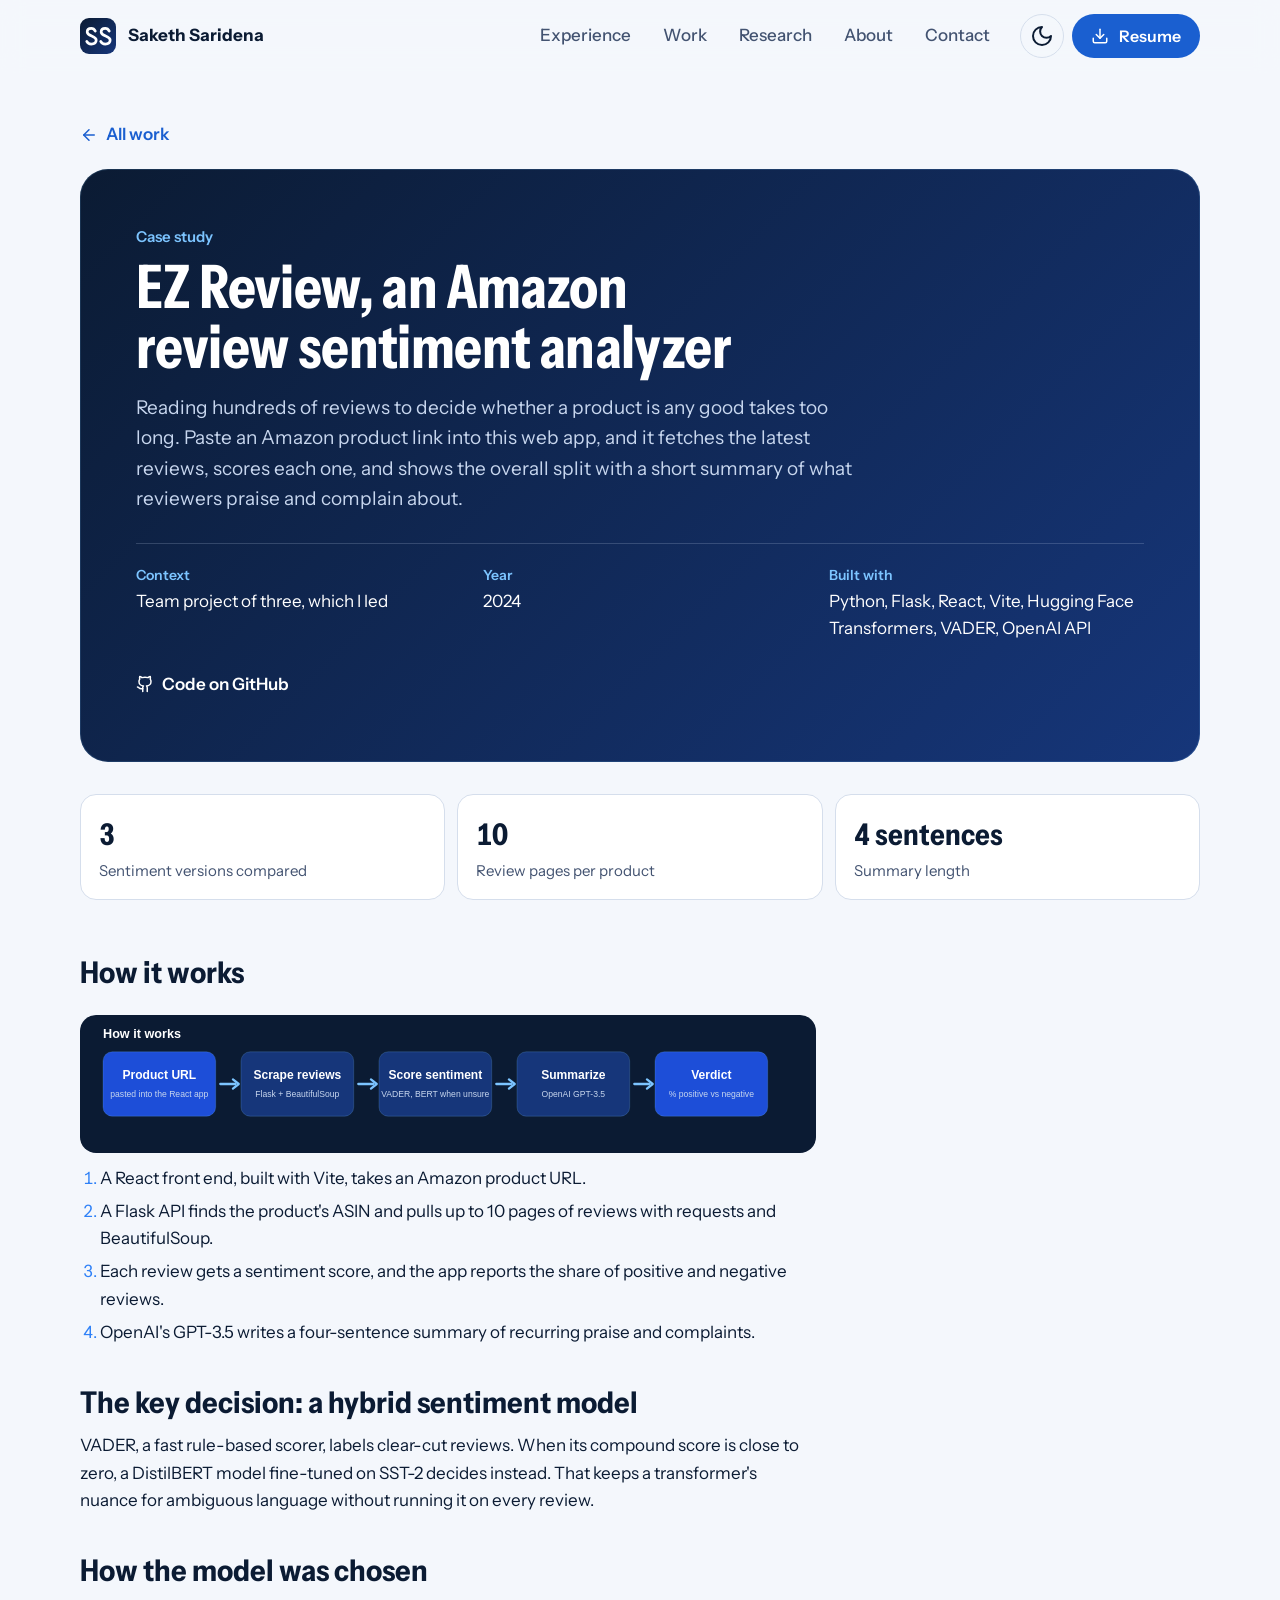
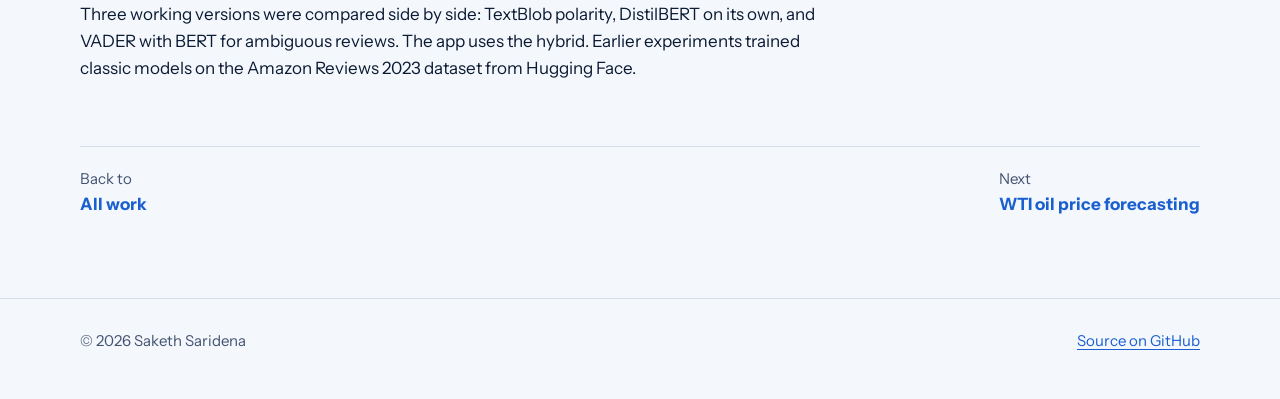
<file: work/amazon-review-sentiment/index.html>
<!DOCTYPE html>
<html lang="en">
<head>
  <meta charset="utf-8">
  <meta name="viewport" content="width=device-width, initial-scale=1">
  <title>EZ Review, an Amazon review sentiment analyzer | Saketh Saridena</title>
  <meta name="description" content="A Flask and React app that scrapes Amazon reviews for a product link, scores sentiment with VADER and DistilBERT, and writes a GPT-3.5 summary.">
  <meta name="author" content="Saketh Saridena">
  <link rel="canonical" href="https://sakethsaridena.com/work/amazon-review-sentiment/">
  <meta name="theme-color" content="#f4f7fc" media="(prefers-color-scheme: light)">
  <meta name="theme-color" content="#081426" media="(prefers-color-scheme: dark)">

  <meta property="og:type" content="article">
  <meta property="og:site_name" content="Saketh Saridena">
  <meta property="og:title" content="EZ Review, an Amazon review sentiment analyzer | Saketh Saridena">
  <meta property="og:description" content="A Flask and React app that scrapes Amazon reviews for a product link, scores sentiment with VADER and DistilBERT, and writes a GPT-3.5 summary.">
  <meta property="og:url" content="https://sakethsaridena.com/work/amazon-review-sentiment/">
  <meta property="og:image" content="https://sakethsaridena.com/assets/og-image.png">
  <meta property="og:image:type" content="image/png">
  <meta property="og:image:width" content="1200">
  <meta property="og:image:height" content="630">
  <meta property="og:image:alt" content="Saketh Saridena, AI engineer and data scientist, on a navy card with a rising data line.">
  <meta property="og:locale" content="en_US">
  <meta name="twitter:card" content="summary_large_image">
  <meta name="twitter:title" content="EZ Review, an Amazon review sentiment analyzer | Saketh Saridena">
  <meta name="twitter:description" content="A Flask and React app that scrapes Amazon reviews for a product link, scores sentiment with VADER and DistilBERT, and writes a GPT-3.5 summary.">
  <meta name="twitter:image" content="https://sakethsaridena.com/assets/og-image.png">
  <meta name="twitter:image:alt" content="Saketh Saridena, AI engineer and data scientist, on a navy card with a rising data line.">

  <link rel="icon" href="/favicon.ico" sizes="32x32">
  <link rel="icon" href="/assets/favicon.svg" type="image/svg+xml">
  <link rel="apple-touch-icon" href="/assets/apple-touch-icon.png">
  <link rel="manifest" href="/site.webmanifest">

  <link rel="preload" href="/assets/fonts/instrument-sans.woff2" as="font" type="font/woff2" crossorigin>
  <link rel="stylesheet" href="/style.css">
  <script>
    // Mark JavaScript as available and apply a saved theme before first paint.
    document.documentElement.classList.add("js");
    try {
      var t = localStorage.getItem("theme");
      if (t === "light" || t === "dark") document.documentElement.setAttribute("data-theme", t);
    } catch (e) {}
  </script>
  <script src="/script.js" defer></script>
  <script type="application/ld+json">{"@context": "https://schema.org", "@type": "BreadcrumbList", "itemListElement": [{"@type": "ListItem", "position": 1, "name": "Saketh Saridena", "item": "https://sakethsaridena.com/"}, {"@type": "ListItem", "position": 2, "name": "EZ Review, an Amazon review sentiment analyzer", "item": "https://sakethsaridena.com/work/amazon-review-sentiment/"}]}</script>
</head>
<body>
  <svg width="0" height="0" style="position:absolute" aria-hidden="true" focusable="false">
    <defs>
      <linearGradient id="brand-navy" x1="0" y1="0" x2="1" y2="1">
        <stop offset="0" stop-color="#0b1b33"/>
        <stop offset="1" stop-color="#16367a"/>
      </linearGradient>
    </defs>
    <symbol id="i-github" viewBox="0 0 24 24"><path d="M15 22v-4a4.8 4.8 0 0 0-1-3.5c3 0 6-2 6-5.5.08-1.25-.27-2.48-1-3.5.28-1.15.28-2.35 0-3.5 0 0-1 0-3 1.5-2.64-.5-5.36-.5-8 0C6 2 5 2 5 2c-.3 1.15-.3 2.35 0 3.5A5.4 5.4 0 0 0 4 9c0 3.5 3 5.5 6 5.5-.39.49-.68 1.05-.85 1.65S8.93 17.38 9 18v4"/><path d="M9 18c-4.51 2-5-2-7-2"/></symbol>
    <symbol id="i-linkedin" viewBox="0 0 24 24"><path d="M16 8a6 6 0 0 1 6 6v7h-4v-7a2 2 0 0 0-4 0v7h-4v-7a6 6 0 0 1 6-6z"/><rect x="2" y="9" width="4" height="12"/><circle cx="4" cy="4" r="2"/></symbol>
    <symbol id="i-mail" viewBox="0 0 24 24"><rect x="2" y="4" width="20" height="16" rx="2"/><path d="m22 7-8.97 5.7a1.94 1.94 0 0 1-2.06 0L2 7"/></symbol>
    <symbol id="i-download" viewBox="0 0 24 24"><path d="M21 15v4a2 2 0 0 1-2 2H5a2 2 0 0 1-2-2v-4"/><path d="m7 10 5 5 5-5"/><path d="M12 15V3"/></symbol>
    <symbol id="i-sun" viewBox="0 0 24 24"><circle cx="12" cy="12" r="4"/><path d="M12 2v2M12 20v2M4.93 4.93l1.41 1.41M17.66 17.66l1.41 1.41M2 12h2M20 12h2M6.34 17.66l-1.41 1.41M19.07 4.93l-1.41 1.41"/></symbol>
    <symbol id="i-moon" viewBox="0 0 24 24"><path d="M12 3a6 6 0 0 0 9 9 9 9 0 1 1-9-9Z"/></symbol>
    <symbol id="i-menu" viewBox="0 0 24 24"><path d="M4 6h16M4 12h16M4 18h16"/></symbol>
    <symbol id="i-pin" viewBox="0 0 24 24"><path d="M20 10c0 5-5.54 10.19-7.4 11.8a1 1 0 0 1-1.2 0C9.54 20.19 4 15 4 10a8 8 0 0 1 16 0"/><circle cx="12" cy="10" r="3"/></symbol>
    <symbol id="i-doc" viewBox="0 0 24 24"><path d="M15 2H6a2 2 0 0 0-2 2v16a2 2 0 0 0 2 2h12a2 2 0 0 0 2-2V7Z"/><path d="M14 2v4a2 2 0 0 0 2 2h4"/><path d="M16 13H8M16 17H8M10 9H8"/></symbol>
    <symbol id="i-chart" viewBox="0 0 24 24"><path d="M3 3v16a2 2 0 0 0 2 2h16"/><path d="m7 15 4-4 3 3 6-6"/></symbol>
    <symbol id="i-award" viewBox="0 0 24 24"><circle cx="12" cy="8" r="6"/><path d="M15.48 12.89 17 22l-5-3-5 3 1.52-9.11"/></symbol>
    <symbol id="i-mic" viewBox="0 0 24 24"><path d="M12 2a3 3 0 0 0-3 3v7a3 3 0 0 0 6 0V5a3 3 0 0 0-3-3Z"/><path d="M19 10v2a7 7 0 0 1-14 0v-2"/><path d="M12 19v3"/></symbol>
    <symbol id="i-external" viewBox="0 0 24 24"><path d="M15 3h6v6"/><path d="M10 14 21 3"/><path d="M18 13v6a2 2 0 0 1-2 2H5a2 2 0 0 1-2-2V8a2 2 0 0 1 2-2h6"/></symbol>
    <symbol id="i-book" viewBox="0 0 24 24"><path d="M2 4h6a4 4 0 0 1 4 4v13a3 3 0 0 0-3-3H2z"/><path d="M22 4h-6a4 4 0 0 0-4 4v13a3 3 0 0 1 3-3h7z"/></symbol>
    <symbol id="i-arrow-left" viewBox="0 0 24 24"><path d="M19 12H5"/><path d="m12 19-7-7 7-7"/></symbol>
    <symbol id="i-arrow-down" viewBox="0 0 24 24"><path d="M12 5v14"/><path d="m19 12-7 7-7-7"/></symbol>
    <symbol id="i-lock" viewBox="0 0 24 24"><rect x="5" y="11" width="14" height="10" rx="2"/><path d="M8 11V7a4 4 0 0 1 8 0v4"/><path d="M12 15v2"/></symbol>
    <symbol id="i-question" viewBox="0 0 24 24"><circle cx="12" cy="12" r="9"/><path d="M9.6 9.4a2.5 2.5 0 1 1 3.4 2.4c-.6.3-1 .8-1 1.5v.4"/><path d="M12 17h.01"/></symbol>
    <symbol id="i-check" viewBox="0 0 24 24"><circle cx="12" cy="12" r="9"/><path d="M8 12.4l2.8 2.8L16.2 9.8"/></symbol>
  </svg>

  <a class="skip-link" href="#main">Skip to content</a>

  <header class="site-header">
    <nav class="nav wrap" aria-label="Primary">
      <a class="brand" href="/" aria-label="Saketh Saridena, home">
        <svg viewBox="0 0 32 32" aria-hidden="true" focusable="false">
          <rect width="32" height="32" rx="8" fill="url(#brand-navy)"/>
          <g fill="none" stroke="#ffffff" stroke-width="3" stroke-linecap="round" transform="translate(3.2 3.6) scale(.8)">
            <path d="M13 10s-1.5-3-4.5-3S4 8.5 4 11s2.5 3.5 5 4.5 5 2 5 4.5-2 4.5-5.5 4.5-5-3-5-3"/>
            <path d="M28.5 10S27 7 24 7s-4.5 1.5-4.5 4 2.5 3.5 5 4.5 5 2 5 4.5-2 4.5-5.5 4.5-5-3-5-3"/>
          </g>
        </svg>
        <span class="brand-name">Saketh Saridena</span>
      </a>

      <div class="nav-actions">
        <button class="theme-toggle" type="button" aria-label="Switch theme">
          <svg class="icon i-moon" aria-hidden="true" focusable="false"><use href="#i-moon"/></svg>
          <svg class="icon i-sun" aria-hidden="true" focusable="false"><use href="#i-sun"/></svg>
        </button>
        <a class="btn btn-primary btn-resume" href="/assets/Saketh_Saridena_Resume.pdf" aria-label="Resume (PDF)">
          <svg class="icon icon-sm" aria-hidden="true" focusable="false"><use href="#i-download"/></svg>
          <span>Resume</span>
        </a>
        <button class="menu-toggle" type="button" aria-controls="nav-links" aria-expanded="false" aria-label="Open menu">
          <svg class="icon" aria-hidden="true" focusable="false"><use href="#i-menu"/></svg>
        </button>
      </div>

      <ul class="nav-links" id="nav-links">
        <li><a href="/#experience">Experience</a></li>
        <li><a href="/#work">Work</a></li>
        <li><a href="/#research">Research</a></li>
        <li><a href="/#about">About</a></li>
        <li><a href="/#contact">Contact</a></li>
      </ul>
    </nav>
  </header>

  <main id="main" class="case wrap">
    <a class="crumb" href="/#work"><svg class="icon icon-sm" aria-hidden="true" focusable="false"><use href="#i-arrow-left"/></svg><span>All work</span></a>

    <article aria-labelledby="case-title">
      <header class="banner on-navy case-hero">
        <p class="kicker">Case study</p>
        <h1 id="case-title">EZ Review, an Amazon review sentiment analyzer</h1>
        <p class="lede">Reading hundreds of reviews to decide whether a product is any good takes too long. Paste an Amazon product link into this web app, and it fetches the latest reviews, scores each one, and shows the overall split with a short summary of what reviewers praise and complain about.</p>
        <dl class="case-meta">
            <div><dt>Context</dt><dd>Team project of three, which I led</dd></div>
            <div><dt>Year</dt><dd>2024</dd></div>
            <div><dt>Built with</dt><dd>Python, Flask, React, Vite, Hugging Face Transformers, VADER, OpenAI API</dd></div>
        </dl>
          <div class="links">
            <a class="text-link" href="https://github.com/saketh-saridena/amazon-review-sentiment"><svg class="icon icon-sm" aria-hidden="true" focusable="false"><use href="#i-github"/></svg><span>Code on GitHub</span></a>
          </div>
      </header>

      <dl class="metrics">
        <div><dt>Sentiment versions compared</dt><dd>3</dd></div>
        <div><dt>Review pages per product</dt><dd>10</dd></div>
        <div><dt>Summary length</dt><dd>4 sentences</dd></div>
      </dl>
      <div class="case-body">
        <h2>How it works</h2>
        <figure class="chart">
          <img src="/assets/charts/amazon-how-it-works.svg" width="1280" height="240" loading="lazy" alt="Flow diagram: product URL pasted into the React app, reviews scraped with Flask and BeautifulSoup, sentiment scored with VADER and BERT when unsure, summary written by OpenAI GPT-3.5, and a verdict of percent positive versus negative.">
        </figure>
        <ol>
          <li>A React front end, built with Vite, takes an Amazon product URL.</li>
          <li>A Flask API finds the product's ASIN and pulls up to 10 pages of reviews with requests and BeautifulSoup.</li>
          <li>Each review gets a sentiment score, and the app reports the share of positive and negative reviews.</li>
          <li>OpenAI's GPT-3.5 writes a four-sentence summary of recurring praise and complaints.</li>
        </ol>

        <h2>The key decision: a hybrid sentiment model</h2>
        <p>VADER, a fast rule-based scorer, labels clear-cut reviews. When its compound score is close to zero, a DistilBERT model fine-tuned on SST-2 decides instead. That keeps a transformer's nuance for ambiguous language without running it on every review.</p>

        <h2>How the model was chosen</h2>
        <p>Three working versions were compared side by side: TextBlob polarity, DistilBERT on its own, and VADER with BERT for ambiguous reviews. The app uses the hybrid. Earlier experiments trained classic models on the Amazon Reviews 2023 dataset from Hugging Face.</p>
      </div>
    </article>

    <nav class="next" aria-label="More work">
      <a href="/#work"><span>Back to</span><strong>All work</strong></a>
      <a href="/work/wti-oil-price-forecasting/"><span>Next</span><strong>WTI oil price forecasting</strong></a>
    </nav>
  </main>

  <footer class="site-footer">
    <div class="wrap footer-row">
      <p>&copy; <span id="year">2026</span> Saketh Saridena</p>
      <p><a href="https://github.com/saketh-saridena/saketh-saridena.github.io">Source on GitHub</a></p>
    </div>
  </footer>
</body>
</html>
</file>
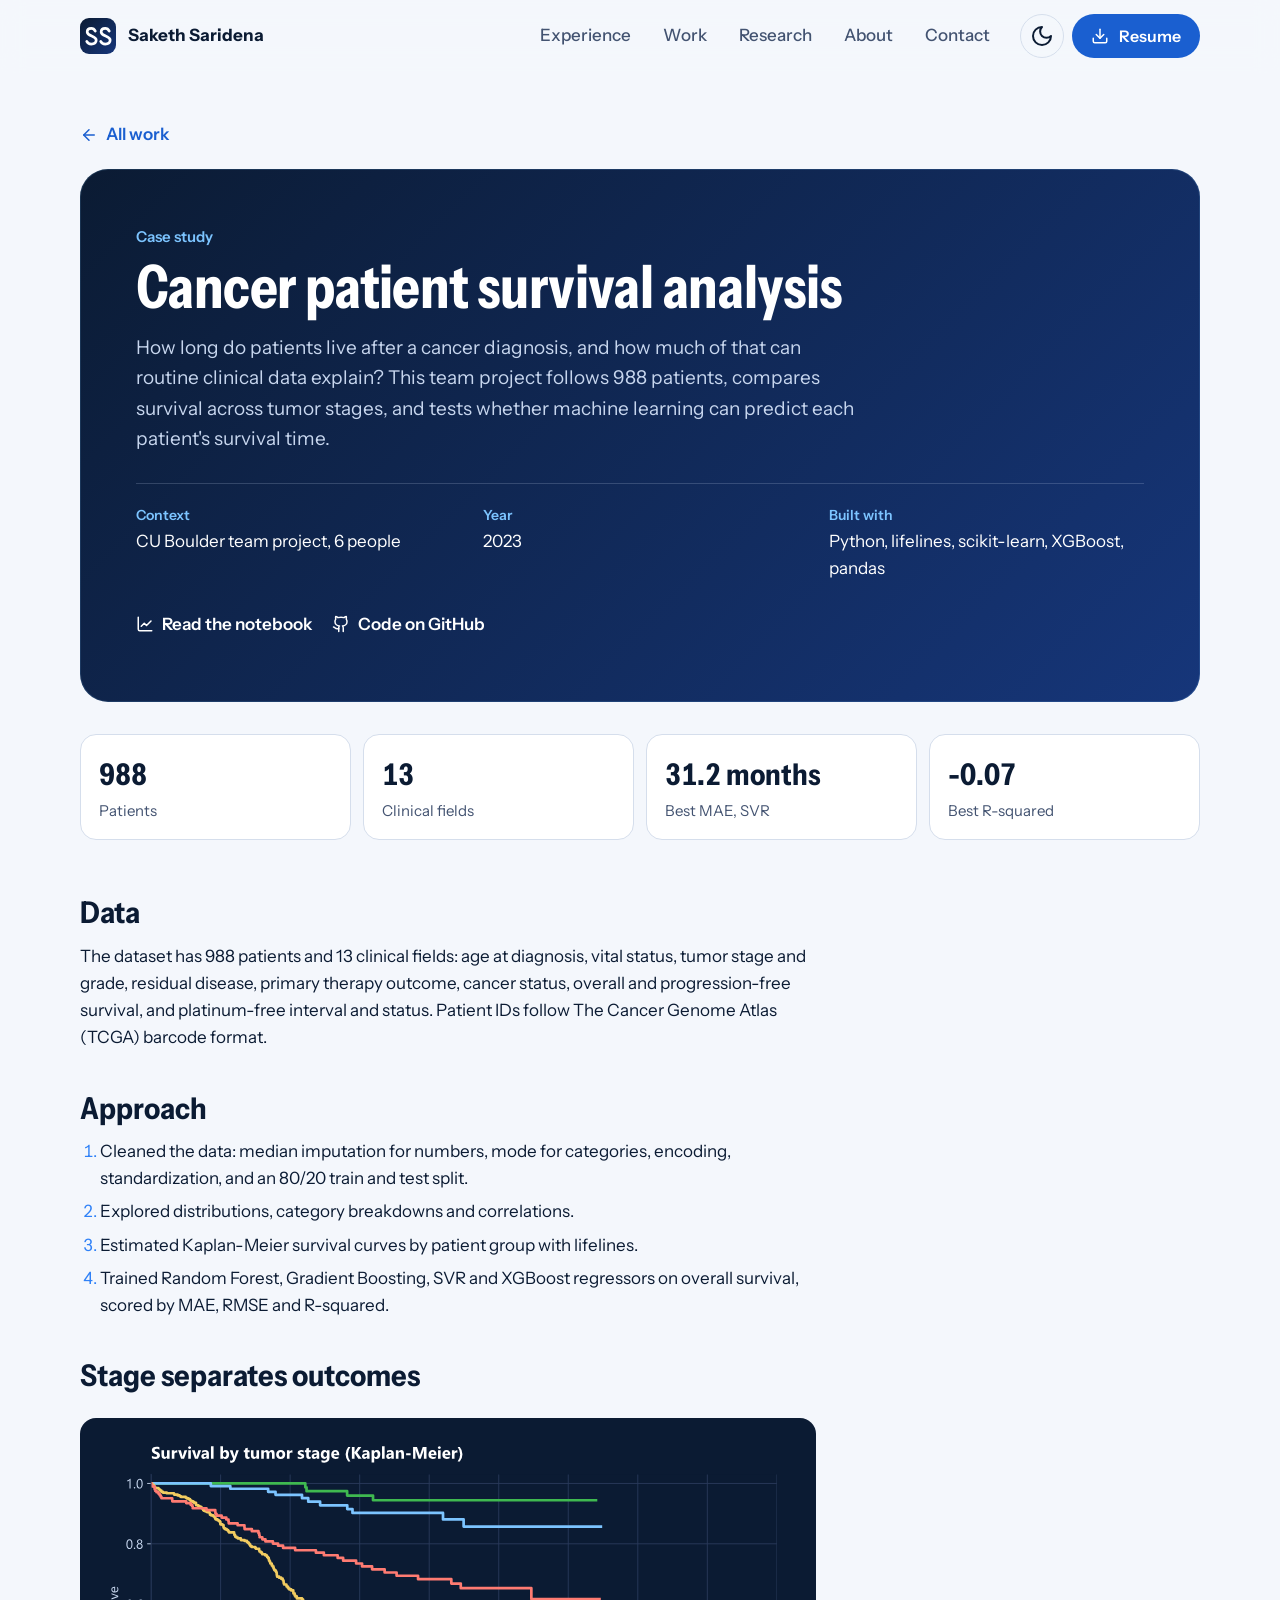
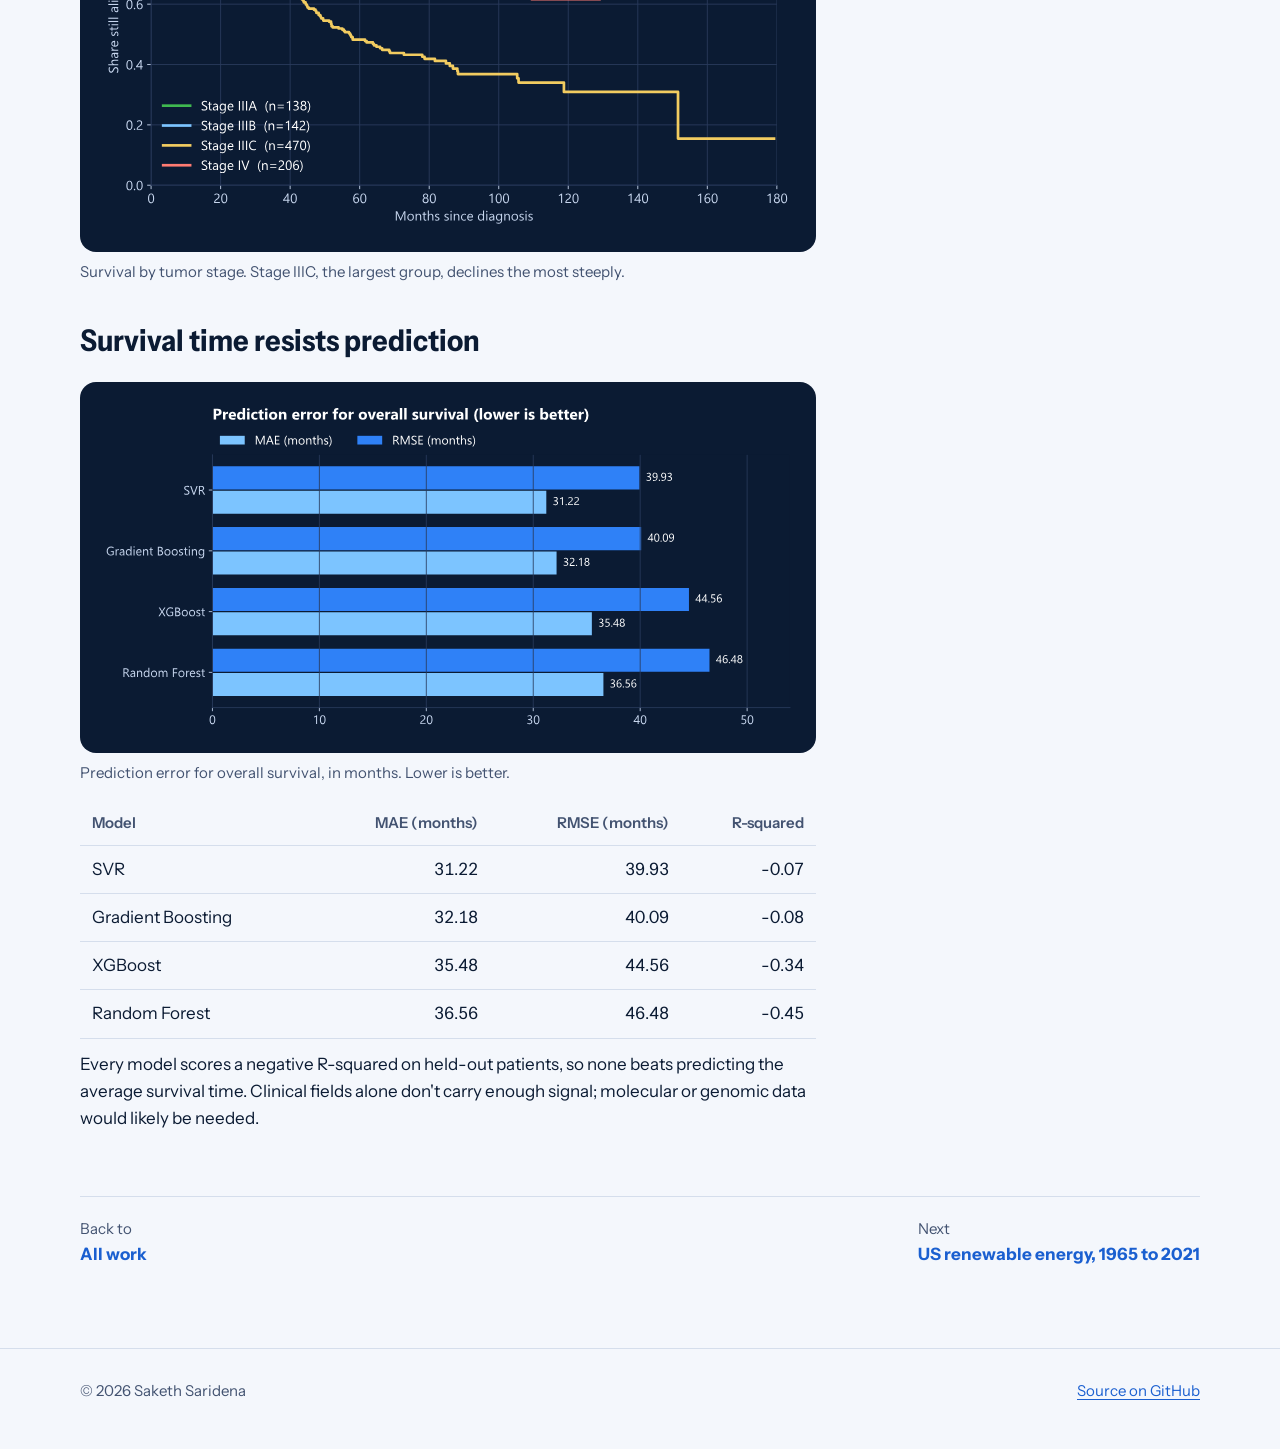
<file: work/cancer-survival-analysis/index.html>
<!DOCTYPE html>
<html lang="en">
<head>
  <meta charset="utf-8">
  <meta name="viewport" content="width=device-width, initial-scale=1">
  <title>Cancer patient survival analysis | Saketh Saridena</title>
  <meta name="description" content="Kaplan-Meier survival curves by tumor stage and four regression models for 988 patients. Stage separates outcomes; survival time resisted prediction.">
  <meta name="author" content="Saketh Saridena">
  <link rel="canonical" href="https://sakethsaridena.com/work/cancer-survival-analysis/">
  <meta name="theme-color" content="#f4f7fc" media="(prefers-color-scheme: light)">
  <meta name="theme-color" content="#081426" media="(prefers-color-scheme: dark)">

  <meta property="og:type" content="article">
  <meta property="og:site_name" content="Saketh Saridena">
  <meta property="og:title" content="Cancer patient survival analysis | Saketh Saridena">
  <meta property="og:description" content="Kaplan-Meier survival curves by tumor stage and four regression models for 988 patients. Stage separates outcomes; survival time resisted prediction.">
  <meta property="og:url" content="https://sakethsaridena.com/work/cancer-survival-analysis/">
  <meta property="og:image" content="https://sakethsaridena.com/assets/og-image.png">
  <meta property="og:image:type" content="image/png">
  <meta property="og:image:width" content="1200">
  <meta property="og:image:height" content="630">
  <meta property="og:image:alt" content="Saketh Saridena, AI engineer and data scientist, on a navy card with a rising data line.">
  <meta property="og:locale" content="en_US">
  <meta name="twitter:card" content="summary_large_image">
  <meta name="twitter:title" content="Cancer patient survival analysis | Saketh Saridena">
  <meta name="twitter:description" content="Kaplan-Meier survival curves by tumor stage and four regression models for 988 patients. Stage separates outcomes; survival time resisted prediction.">
  <meta name="twitter:image" content="https://sakethsaridena.com/assets/og-image.png">
  <meta name="twitter:image:alt" content="Saketh Saridena, AI engineer and data scientist, on a navy card with a rising data line.">

  <link rel="icon" href="/favicon.ico" sizes="32x32">
  <link rel="icon" href="/assets/favicon.svg" type="image/svg+xml">
  <link rel="apple-touch-icon" href="/assets/apple-touch-icon.png">
  <link rel="manifest" href="/site.webmanifest">

  <link rel="preload" href="/assets/fonts/instrument-sans.woff2" as="font" type="font/woff2" crossorigin>
  <link rel="stylesheet" href="/style.css">
  <script>
    // Mark JavaScript as available and apply a saved theme before first paint.
    document.documentElement.classList.add("js");
    try {
      var t = localStorage.getItem("theme");
      if (t === "light" || t === "dark") document.documentElement.setAttribute("data-theme", t);
    } catch (e) {}
  </script>
  <script src="/script.js" defer></script>
  <script type="application/ld+json">{"@context": "https://schema.org", "@type": "BreadcrumbList", "itemListElement": [{"@type": "ListItem", "position": 1, "name": "Saketh Saridena", "item": "https://sakethsaridena.com/"}, {"@type": "ListItem", "position": 2, "name": "Cancer patient survival analysis", "item": "https://sakethsaridena.com/work/cancer-survival-analysis/"}]}</script>
</head>
<body>
  <svg width="0" height="0" style="position:absolute" aria-hidden="true" focusable="false">
    <defs>
      <linearGradient id="brand-navy" x1="0" y1="0" x2="1" y2="1">
        <stop offset="0" stop-color="#0b1b33"/>
        <stop offset="1" stop-color="#16367a"/>
      </linearGradient>
    </defs>
    <symbol id="i-github" viewBox="0 0 24 24"><path d="M15 22v-4a4.8 4.8 0 0 0-1-3.5c3 0 6-2 6-5.5.08-1.25-.27-2.48-1-3.5.28-1.15.28-2.35 0-3.5 0 0-1 0-3 1.5-2.64-.5-5.36-.5-8 0C6 2 5 2 5 2c-.3 1.15-.3 2.35 0 3.5A5.4 5.4 0 0 0 4 9c0 3.5 3 5.5 6 5.5-.39.49-.68 1.05-.85 1.65S8.93 17.38 9 18v4"/><path d="M9 18c-4.51 2-5-2-7-2"/></symbol>
    <symbol id="i-linkedin" viewBox="0 0 24 24"><path d="M16 8a6 6 0 0 1 6 6v7h-4v-7a2 2 0 0 0-4 0v7h-4v-7a6 6 0 0 1 6-6z"/><rect x="2" y="9" width="4" height="12"/><circle cx="4" cy="4" r="2"/></symbol>
    <symbol id="i-mail" viewBox="0 0 24 24"><rect x="2" y="4" width="20" height="16" rx="2"/><path d="m22 7-8.97 5.7a1.94 1.94 0 0 1-2.06 0L2 7"/></symbol>
    <symbol id="i-download" viewBox="0 0 24 24"><path d="M21 15v4a2 2 0 0 1-2 2H5a2 2 0 0 1-2-2v-4"/><path d="m7 10 5 5 5-5"/><path d="M12 15V3"/></symbol>
    <symbol id="i-sun" viewBox="0 0 24 24"><circle cx="12" cy="12" r="4"/><path d="M12 2v2M12 20v2M4.93 4.93l1.41 1.41M17.66 17.66l1.41 1.41M2 12h2M20 12h2M6.34 17.66l-1.41 1.41M19.07 4.93l-1.41 1.41"/></symbol>
    <symbol id="i-moon" viewBox="0 0 24 24"><path d="M12 3a6 6 0 0 0 9 9 9 9 0 1 1-9-9Z"/></symbol>
    <symbol id="i-menu" viewBox="0 0 24 24"><path d="M4 6h16M4 12h16M4 18h16"/></symbol>
    <symbol id="i-pin" viewBox="0 0 24 24"><path d="M20 10c0 5-5.54 10.19-7.4 11.8a1 1 0 0 1-1.2 0C9.54 20.19 4 15 4 10a8 8 0 0 1 16 0"/><circle cx="12" cy="10" r="3"/></symbol>
    <symbol id="i-doc" viewBox="0 0 24 24"><path d="M15 2H6a2 2 0 0 0-2 2v16a2 2 0 0 0 2 2h12a2 2 0 0 0 2-2V7Z"/><path d="M14 2v4a2 2 0 0 0 2 2h4"/><path d="M16 13H8M16 17H8M10 9H8"/></symbol>
    <symbol id="i-chart" viewBox="0 0 24 24"><path d="M3 3v16a2 2 0 0 0 2 2h16"/><path d="m7 15 4-4 3 3 6-6"/></symbol>
    <symbol id="i-award" viewBox="0 0 24 24"><circle cx="12" cy="8" r="6"/><path d="M15.48 12.89 17 22l-5-3-5 3 1.52-9.11"/></symbol>
    <symbol id="i-mic" viewBox="0 0 24 24"><path d="M12 2a3 3 0 0 0-3 3v7a3 3 0 0 0 6 0V5a3 3 0 0 0-3-3Z"/><path d="M19 10v2a7 7 0 0 1-14 0v-2"/><path d="M12 19v3"/></symbol>
    <symbol id="i-external" viewBox="0 0 24 24"><path d="M15 3h6v6"/><path d="M10 14 21 3"/><path d="M18 13v6a2 2 0 0 1-2 2H5a2 2 0 0 1-2-2V8a2 2 0 0 1 2-2h6"/></symbol>
    <symbol id="i-book" viewBox="0 0 24 24"><path d="M2 4h6a4 4 0 0 1 4 4v13a3 3 0 0 0-3-3H2z"/><path d="M22 4h-6a4 4 0 0 0-4 4v13a3 3 0 0 1 3-3h7z"/></symbol>
    <symbol id="i-arrow-left" viewBox="0 0 24 24"><path d="M19 12H5"/><path d="m12 19-7-7 7-7"/></symbol>
    <symbol id="i-arrow-down" viewBox="0 0 24 24"><path d="M12 5v14"/><path d="m19 12-7 7-7-7"/></symbol>
    <symbol id="i-lock" viewBox="0 0 24 24"><rect x="5" y="11" width="14" height="10" rx="2"/><path d="M8 11V7a4 4 0 0 1 8 0v4"/><path d="M12 15v2"/></symbol>
    <symbol id="i-question" viewBox="0 0 24 24"><circle cx="12" cy="12" r="9"/><path d="M9.6 9.4a2.5 2.5 0 1 1 3.4 2.4c-.6.3-1 .8-1 1.5v.4"/><path d="M12 17h.01"/></symbol>
    <symbol id="i-check" viewBox="0 0 24 24"><circle cx="12" cy="12" r="9"/><path d="M8 12.4l2.8 2.8L16.2 9.8"/></symbol>
  </svg>

  <a class="skip-link" href="#main">Skip to content</a>

  <header class="site-header">
    <nav class="nav wrap" aria-label="Primary">
      <a class="brand" href="/" aria-label="Saketh Saridena, home">
        <svg viewBox="0 0 32 32" aria-hidden="true" focusable="false">
          <rect width="32" height="32" rx="8" fill="url(#brand-navy)"/>
          <g fill="none" stroke="#ffffff" stroke-width="3" stroke-linecap="round" transform="translate(3.2 3.6) scale(.8)">
            <path d="M13 10s-1.5-3-4.5-3S4 8.5 4 11s2.5 3.5 5 4.5 5 2 5 4.5-2 4.5-5.5 4.5-5-3-5-3"/>
            <path d="M28.5 10S27 7 24 7s-4.5 1.5-4.5 4 2.5 3.5 5 4.5 5 2 5 4.5-2 4.5-5.5 4.5-5-3-5-3"/>
          </g>
        </svg>
        <span class="brand-name">Saketh Saridena</span>
      </a>

      <div class="nav-actions">
        <button class="theme-toggle" type="button" aria-label="Switch theme">
          <svg class="icon i-moon" aria-hidden="true" focusable="false"><use href="#i-moon"/></svg>
          <svg class="icon i-sun" aria-hidden="true" focusable="false"><use href="#i-sun"/></svg>
        </button>
        <a class="btn btn-primary btn-resume" href="/assets/Saketh_Saridena_Resume.pdf" aria-label="Resume (PDF)">
          <svg class="icon icon-sm" aria-hidden="true" focusable="false"><use href="#i-download"/></svg>
          <span>Resume</span>
        </a>
        <button class="menu-toggle" type="button" aria-controls="nav-links" aria-expanded="false" aria-label="Open menu">
          <svg class="icon" aria-hidden="true" focusable="false"><use href="#i-menu"/></svg>
        </button>
      </div>

      <ul class="nav-links" id="nav-links">
        <li><a href="/#experience">Experience</a></li>
        <li><a href="/#work">Work</a></li>
        <li><a href="/#research">Research</a></li>
        <li><a href="/#about">About</a></li>
        <li><a href="/#contact">Contact</a></li>
      </ul>
    </nav>
  </header>

  <main id="main" class="case wrap">
    <a class="crumb" href="/#work"><svg class="icon icon-sm" aria-hidden="true" focusable="false"><use href="#i-arrow-left"/></svg><span>All work</span></a>

    <article aria-labelledby="case-title">
      <header class="banner on-navy case-hero">
        <p class="kicker">Case study</p>
        <h1 id="case-title">Cancer patient survival analysis</h1>
        <p class="lede">How long do patients live after a cancer diagnosis, and how much of that can routine clinical data explain? This team project follows 988 patients, compares survival across tumor stages, and tests whether machine learning can predict each patient's survival time.</p>
        <dl class="case-meta">
            <div><dt>Context</dt><dd>CU Boulder team project, 6 people</dd></div>
            <div><dt>Year</dt><dd>2023</dd></div>
            <div><dt>Built with</dt><dd>Python, lifelines, scikit-learn, XGBoost, pandas</dd></div>
        </dl>
          <div class="links">
            <a class="text-link" href="https://sakethsaridena.com/cancer-survival-analysis/"><svg class="icon icon-sm" aria-hidden="true" focusable="false"><use href="#i-chart"/></svg><span>Read the notebook</span></a>
            <a class="text-link" href="https://github.com/saketh-saridena/cancer-survival-analysis"><svg class="icon icon-sm" aria-hidden="true" focusable="false"><use href="#i-github"/></svg><span>Code on GitHub</span></a>
          </div>
      </header>

      <dl class="metrics">
        <div><dt>Patients</dt><dd>988</dd></div>
        <div><dt>Clinical fields</dt><dd>13</dd></div>
        <div><dt>Best MAE, SVR</dt><dd>31.2 months</dd></div>
        <div><dt>Best R-squared</dt><dd>-0.07</dd></div>
      </dl>
      <div class="case-body">
        <h2>Data</h2>
        <p>The dataset has 988 patients and 13 clinical fields: age at diagnosis, vital status, tumor stage and grade, residual disease, primary therapy outcome, cancer status, overall and progression-free survival, and platinum-free interval and status. Patient IDs follow The Cancer Genome Atlas (TCGA) barcode format.</p>

        <h2>Approach</h2>
        <ol>
          <li>Cleaned the data: median imputation for numbers, mode for categories, encoding, standardization, and an 80/20 train and test split.</li>
          <li>Explored distributions, category breakdowns and correlations.</li>
          <li>Estimated Kaplan-Meier survival curves by patient group with lifelines.</li>
          <li>Trained Random Forest, Gradient Boosting, SVR and XGBoost regressors on overall survival, scored by MAE, RMSE and R-squared.</li>
        </ol>

        <h2>Stage separates outcomes</h2>
        <figure class="chart">
          <img src="/assets/charts/cancer-survival-by-stage.svg" width="656" height="387" loading="lazy" alt="Kaplan-Meier survival curves over 180 months for stages IIIA (138 patients), IIIB (142), IIIC (470) and IV (206). IIIA and IIIB stay high; IIIC falls the most steeply.">
          <figcaption>Survival by tumor stage. Stage IIIC, the largest group, declines the most steeply.</figcaption>
        </figure>

        <h2>Survival time resists prediction</h2>
        <figure class="chart">
          <img src="/assets/charts/cancer-model-errors.svg" width="711" height="358" loading="lazy" alt="Bar chart of prediction error in months: SVR MAE 31.22 and RMSE 39.93, Gradient Boosting 32.18 and 40.09, XGBoost 35.48 and 44.56, Random Forest 36.56 and 46.48.">
          <figcaption>Prediction error for overall survival, in months. Lower is better.</figcaption>
        </figure>
        <table>
          <thead><tr><th>Model</th><th class="num">MAE (months)</th><th class="num">RMSE (months)</th><th class="num">R-squared</th></tr></thead>
          <tbody>
            <tr><td>SVR</td><td class="num">31.22</td><td class="num">39.93</td><td class="num">-0.07</td></tr>
            <tr><td>Gradient Boosting</td><td class="num">32.18</td><td class="num">40.09</td><td class="num">-0.08</td></tr>
            <tr><td>XGBoost</td><td class="num">35.48</td><td class="num">44.56</td><td class="num">-0.34</td></tr>
            <tr><td>Random Forest</td><td class="num">36.56</td><td class="num">46.48</td><td class="num">-0.45</td></tr>
          </tbody>
        </table>
        <p>Every model scores a negative R-squared on held-out patients, so none beats predicting the average survival time. Clinical fields alone don't carry enough signal; molecular or genomic data would likely be needed.</p>
      </div>
    </article>

    <nav class="next" aria-label="More work">
      <a href="/#work"><span>Back to</span><strong>All work</strong></a>
      <a href="/work/us-renewable-energy/"><span>Next</span><strong>US renewable energy, 1965 to 2021</strong></a>
    </nav>
  </main>

  <footer class="site-footer">
    <div class="wrap footer-row">
      <p>&copy; <span id="year">2026</span> Saketh Saridena</p>
      <p><a href="https://github.com/saketh-saridena/saketh-saridena.github.io">Source on GitHub</a></p>
    </div>
  </footer>
</body>
</html>
</file>
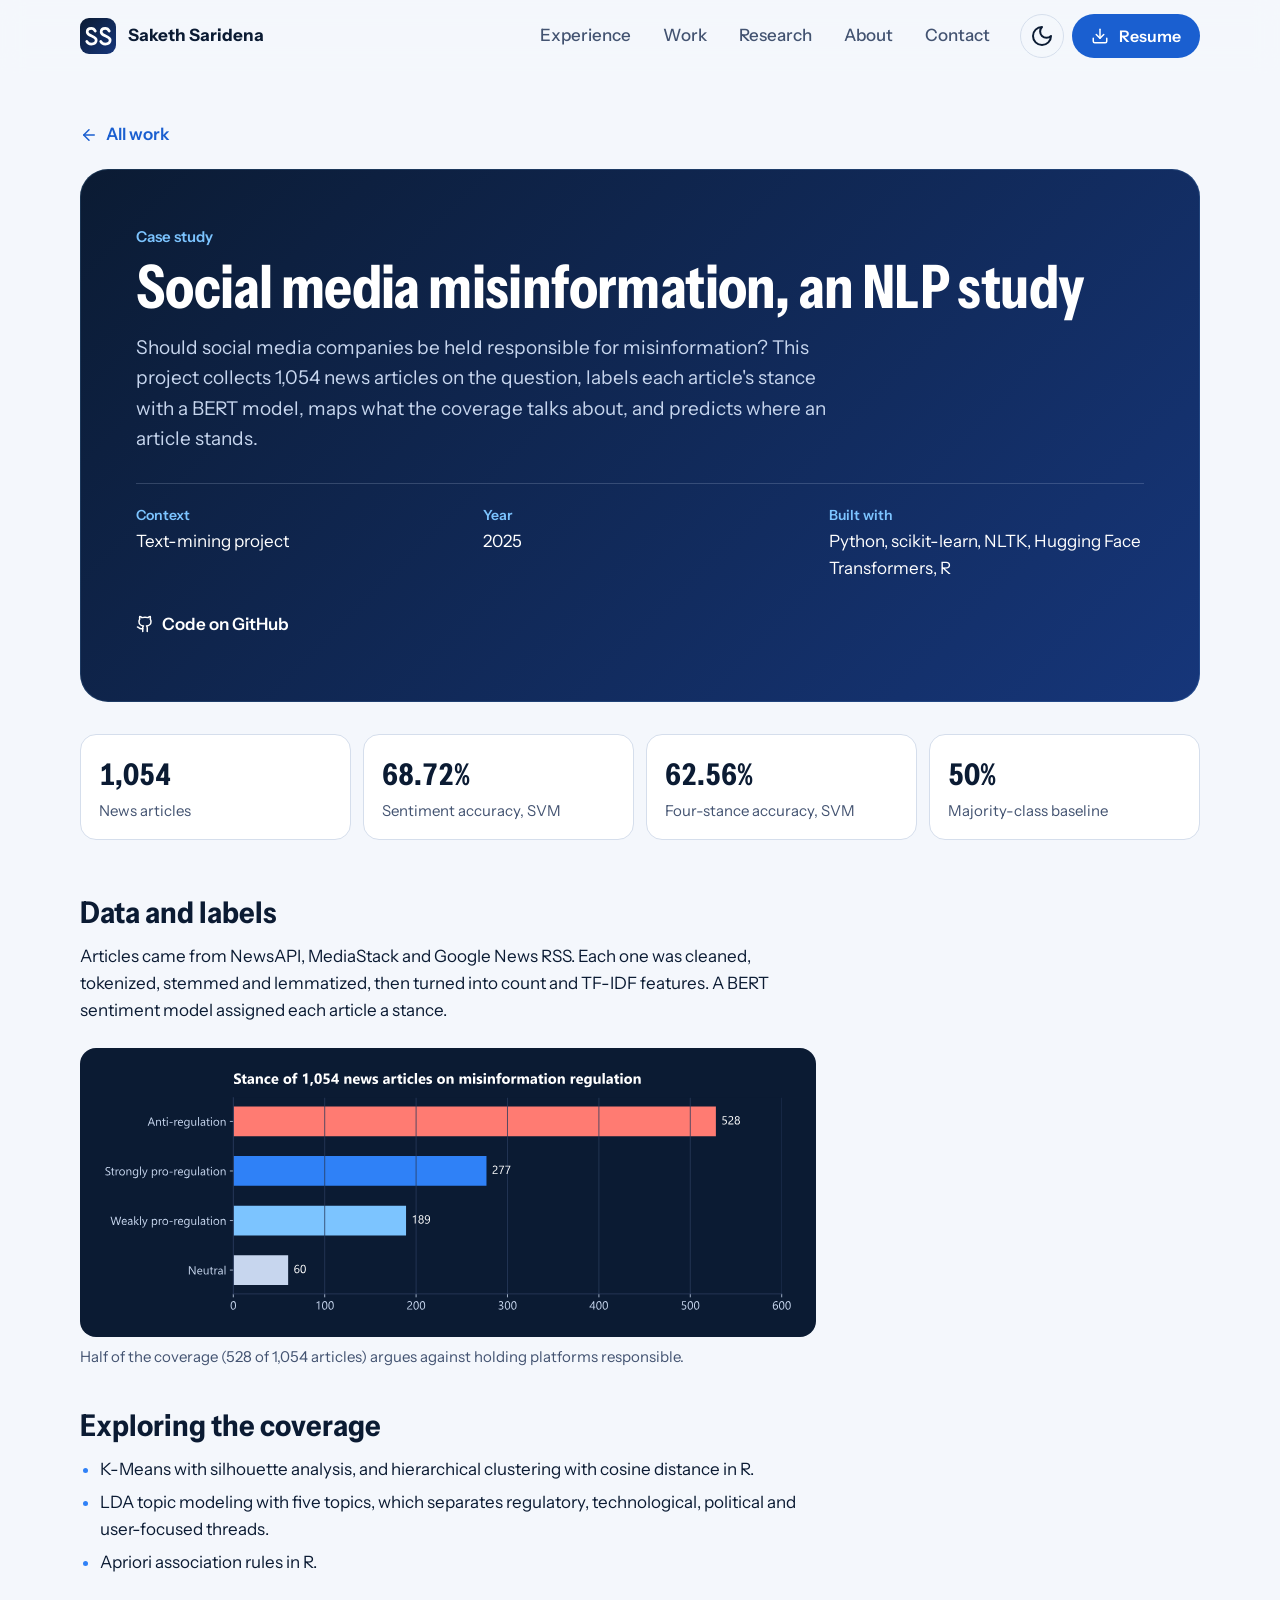
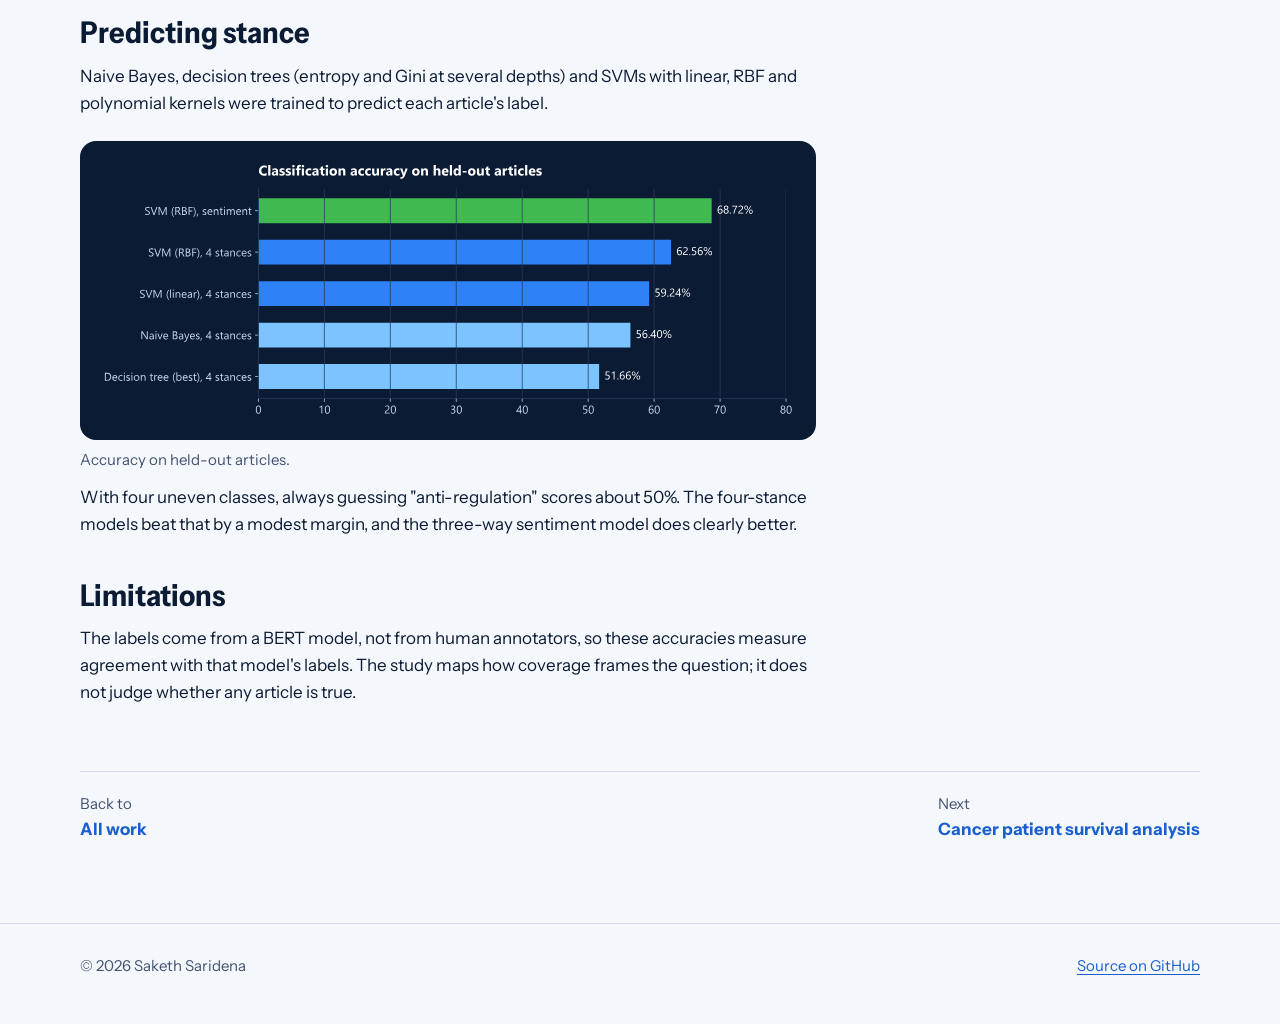
<file: work/misinformation-nlp-analysis/index.html>
<!DOCTYPE html>
<html lang="en">
<head>
  <meta charset="utf-8">
  <meta name="viewport" content="width=device-width, initial-scale=1">
  <title>Social media misinformation, an NLP study | Saketh Saridena</title>
  <meta name="description" content="A text-mining study of 1,054 news articles on platform responsibility for misinformation: BERT stance labels, LDA topics, clustering and SVM classifiers.">
  <meta name="author" content="Saketh Saridena">
  <link rel="canonical" href="https://sakethsaridena.com/work/misinformation-nlp-analysis/">
  <meta name="theme-color" content="#f4f7fc" media="(prefers-color-scheme: light)">
  <meta name="theme-color" content="#081426" media="(prefers-color-scheme: dark)">

  <meta property="og:type" content="article">
  <meta property="og:site_name" content="Saketh Saridena">
  <meta property="og:title" content="Social media misinformation, an NLP study | Saketh Saridena">
  <meta property="og:description" content="A text-mining study of 1,054 news articles on platform responsibility for misinformation: BERT stance labels, LDA topics, clustering and SVM classifiers.">
  <meta property="og:url" content="https://sakethsaridena.com/work/misinformation-nlp-analysis/">
  <meta property="og:image" content="https://sakethsaridena.com/assets/og-image.png">
  <meta property="og:image:type" content="image/png">
  <meta property="og:image:width" content="1200">
  <meta property="og:image:height" content="630">
  <meta property="og:image:alt" content="Saketh Saridena, AI engineer and data scientist, on a navy card with a rising data line.">
  <meta property="og:locale" content="en_US">
  <meta name="twitter:card" content="summary_large_image">
  <meta name="twitter:title" content="Social media misinformation, an NLP study | Saketh Saridena">
  <meta name="twitter:description" content="A text-mining study of 1,054 news articles on platform responsibility for misinformation: BERT stance labels, LDA topics, clustering and SVM classifiers.">
  <meta name="twitter:image" content="https://sakethsaridena.com/assets/og-image.png">
  <meta name="twitter:image:alt" content="Saketh Saridena, AI engineer and data scientist, on a navy card with a rising data line.">

  <link rel="icon" href="/favicon.ico" sizes="32x32">
  <link rel="icon" href="/assets/favicon.svg" type="image/svg+xml">
  <link rel="apple-touch-icon" href="/assets/apple-touch-icon.png">
  <link rel="manifest" href="/site.webmanifest">

  <link rel="preload" href="/assets/fonts/instrument-sans.woff2" as="font" type="font/woff2" crossorigin>
  <link rel="stylesheet" href="/style.css">
  <script>
    // Mark JavaScript as available and apply a saved theme before first paint.
    document.documentElement.classList.add("js");
    try {
      var t = localStorage.getItem("theme");
      if (t === "light" || t === "dark") document.documentElement.setAttribute("data-theme", t);
    } catch (e) {}
  </script>
  <script src="/script.js" defer></script>
  <script type="application/ld+json">{"@context": "https://schema.org", "@type": "BreadcrumbList", "itemListElement": [{"@type": "ListItem", "position": 1, "name": "Saketh Saridena", "item": "https://sakethsaridena.com/"}, {"@type": "ListItem", "position": 2, "name": "Social media misinformation, an NLP study", "item": "https://sakethsaridena.com/work/misinformation-nlp-analysis/"}]}</script>
</head>
<body>
  <svg width="0" height="0" style="position:absolute" aria-hidden="true" focusable="false">
    <defs>
      <linearGradient id="brand-navy" x1="0" y1="0" x2="1" y2="1">
        <stop offset="0" stop-color="#0b1b33"/>
        <stop offset="1" stop-color="#16367a"/>
      </linearGradient>
    </defs>
    <symbol id="i-github" viewBox="0 0 24 24"><path d="M15 22v-4a4.8 4.8 0 0 0-1-3.5c3 0 6-2 6-5.5.08-1.25-.27-2.48-1-3.5.28-1.15.28-2.35 0-3.5 0 0-1 0-3 1.5-2.64-.5-5.36-.5-8 0C6 2 5 2 5 2c-.3 1.15-.3 2.35 0 3.5A5.4 5.4 0 0 0 4 9c0 3.5 3 5.5 6 5.5-.39.49-.68 1.05-.85 1.65S8.93 17.38 9 18v4"/><path d="M9 18c-4.51 2-5-2-7-2"/></symbol>
    <symbol id="i-linkedin" viewBox="0 0 24 24"><path d="M16 8a6 6 0 0 1 6 6v7h-4v-7a2 2 0 0 0-4 0v7h-4v-7a6 6 0 0 1 6-6z"/><rect x="2" y="9" width="4" height="12"/><circle cx="4" cy="4" r="2"/></symbol>
    <symbol id="i-mail" viewBox="0 0 24 24"><rect x="2" y="4" width="20" height="16" rx="2"/><path d="m22 7-8.97 5.7a1.94 1.94 0 0 1-2.06 0L2 7"/></symbol>
    <symbol id="i-download" viewBox="0 0 24 24"><path d="M21 15v4a2 2 0 0 1-2 2H5a2 2 0 0 1-2-2v-4"/><path d="m7 10 5 5 5-5"/><path d="M12 15V3"/></symbol>
    <symbol id="i-sun" viewBox="0 0 24 24"><circle cx="12" cy="12" r="4"/><path d="M12 2v2M12 20v2M4.93 4.93l1.41 1.41M17.66 17.66l1.41 1.41M2 12h2M20 12h2M6.34 17.66l-1.41 1.41M19.07 4.93l-1.41 1.41"/></symbol>
    <symbol id="i-moon" viewBox="0 0 24 24"><path d="M12 3a6 6 0 0 0 9 9 9 9 0 1 1-9-9Z"/></symbol>
    <symbol id="i-menu" viewBox="0 0 24 24"><path d="M4 6h16M4 12h16M4 18h16"/></symbol>
    <symbol id="i-pin" viewBox="0 0 24 24"><path d="M20 10c0 5-5.54 10.19-7.4 11.8a1 1 0 0 1-1.2 0C9.54 20.19 4 15 4 10a8 8 0 0 1 16 0"/><circle cx="12" cy="10" r="3"/></symbol>
    <symbol id="i-doc" viewBox="0 0 24 24"><path d="M15 2H6a2 2 0 0 0-2 2v16a2 2 0 0 0 2 2h12a2 2 0 0 0 2-2V7Z"/><path d="M14 2v4a2 2 0 0 0 2 2h4"/><path d="M16 13H8M16 17H8M10 9H8"/></symbol>
    <symbol id="i-chart" viewBox="0 0 24 24"><path d="M3 3v16a2 2 0 0 0 2 2h16"/><path d="m7 15 4-4 3 3 6-6"/></symbol>
    <symbol id="i-award" viewBox="0 0 24 24"><circle cx="12" cy="8" r="6"/><path d="M15.48 12.89 17 22l-5-3-5 3 1.52-9.11"/></symbol>
    <symbol id="i-mic" viewBox="0 0 24 24"><path d="M12 2a3 3 0 0 0-3 3v7a3 3 0 0 0 6 0V5a3 3 0 0 0-3-3Z"/><path d="M19 10v2a7 7 0 0 1-14 0v-2"/><path d="M12 19v3"/></symbol>
    <symbol id="i-external" viewBox="0 0 24 24"><path d="M15 3h6v6"/><path d="M10 14 21 3"/><path d="M18 13v6a2 2 0 0 1-2 2H5a2 2 0 0 1-2-2V8a2 2 0 0 1 2-2h6"/></symbol>
    <symbol id="i-book" viewBox="0 0 24 24"><path d="M2 4h6a4 4 0 0 1 4 4v13a3 3 0 0 0-3-3H2z"/><path d="M22 4h-6a4 4 0 0 0-4 4v13a3 3 0 0 1 3-3h7z"/></symbol>
    <symbol id="i-arrow-left" viewBox="0 0 24 24"><path d="M19 12H5"/><path d="m12 19-7-7 7-7"/></symbol>
    <symbol id="i-arrow-down" viewBox="0 0 24 24"><path d="M12 5v14"/><path d="m19 12-7 7-7-7"/></symbol>
    <symbol id="i-lock" viewBox="0 0 24 24"><rect x="5" y="11" width="14" height="10" rx="2"/><path d="M8 11V7a4 4 0 0 1 8 0v4"/><path d="M12 15v2"/></symbol>
    <symbol id="i-question" viewBox="0 0 24 24"><circle cx="12" cy="12" r="9"/><path d="M9.6 9.4a2.5 2.5 0 1 1 3.4 2.4c-.6.3-1 .8-1 1.5v.4"/><path d="M12 17h.01"/></symbol>
    <symbol id="i-check" viewBox="0 0 24 24"><circle cx="12" cy="12" r="9"/><path d="M8 12.4l2.8 2.8L16.2 9.8"/></symbol>
  </svg>

  <a class="skip-link" href="#main">Skip to content</a>

  <header class="site-header">
    <nav class="nav wrap" aria-label="Primary">
      <a class="brand" href="/" aria-label="Saketh Saridena, home">
        <svg viewBox="0 0 32 32" aria-hidden="true" focusable="false">
          <rect width="32" height="32" rx="8" fill="url(#brand-navy)"/>
          <g fill="none" stroke="#ffffff" stroke-width="3" stroke-linecap="round" transform="translate(3.2 3.6) scale(.8)">
            <path d="M13 10s-1.5-3-4.5-3S4 8.5 4 11s2.5 3.5 5 4.5 5 2 5 4.5-2 4.5-5.5 4.5-5-3-5-3"/>
            <path d="M28.5 10S27 7 24 7s-4.5 1.5-4.5 4 2.5 3.5 5 4.5 5 2 5 4.5-2 4.5-5.5 4.5-5-3-5-3"/>
          </g>
        </svg>
        <span class="brand-name">Saketh Saridena</span>
      </a>

      <div class="nav-actions">
        <button class="theme-toggle" type="button" aria-label="Switch theme">
          <svg class="icon i-moon" aria-hidden="true" focusable="false"><use href="#i-moon"/></svg>
          <svg class="icon i-sun" aria-hidden="true" focusable="false"><use href="#i-sun"/></svg>
        </button>
        <a class="btn btn-primary btn-resume" href="/assets/Saketh_Saridena_Resume.pdf" aria-label="Resume (PDF)">
          <svg class="icon icon-sm" aria-hidden="true" focusable="false"><use href="#i-download"/></svg>
          <span>Resume</span>
        </a>
        <button class="menu-toggle" type="button" aria-controls="nav-links" aria-expanded="false" aria-label="Open menu">
          <svg class="icon" aria-hidden="true" focusable="false"><use href="#i-menu"/></svg>
        </button>
      </div>

      <ul class="nav-links" id="nav-links">
        <li><a href="/#experience">Experience</a></li>
        <li><a href="/#work">Work</a></li>
        <li><a href="/#research">Research</a></li>
        <li><a href="/#about">About</a></li>
        <li><a href="/#contact">Contact</a></li>
      </ul>
    </nav>
  </header>

  <main id="main" class="case wrap">
    <a class="crumb" href="/#work"><svg class="icon icon-sm" aria-hidden="true" focusable="false"><use href="#i-arrow-left"/></svg><span>All work</span></a>

    <article aria-labelledby="case-title">
      <header class="banner on-navy case-hero">
        <p class="kicker">Case study</p>
        <h1 id="case-title">Social media misinformation, an NLP study</h1>
        <p class="lede">Should social media companies be held responsible for misinformation? This project collects 1,054 news articles on the question, labels each article's stance with a BERT model, maps what the coverage talks about, and predicts where an article stands.</p>
        <dl class="case-meta">
            <div><dt>Context</dt><dd>Text-mining project</dd></div>
            <div><dt>Year</dt><dd>2025</dd></div>
            <div><dt>Built with</dt><dd>Python, scikit-learn, NLTK, Hugging Face Transformers, R</dd></div>
        </dl>
          <div class="links">
            <a class="text-link" href="https://github.com/saketh-saridena/misinformation-nlp-analysis"><svg class="icon icon-sm" aria-hidden="true" focusable="false"><use href="#i-github"/></svg><span>Code on GitHub</span></a>
          </div>
      </header>

      <dl class="metrics">
        <div><dt>News articles</dt><dd>1,054</dd></div>
        <div><dt>Sentiment accuracy, SVM</dt><dd>68.72%</dd></div>
        <div><dt>Four-stance accuracy, SVM</dt><dd>62.56%</dd></div>
        <div><dt>Majority-class baseline</dt><dd>50%</dd></div>
      </dl>
      <div class="case-body">
        <h2>Data and labels</h2>
        <p>Articles came from NewsAPI, MediaStack and Google News RSS. Each one was cleaned, tokenized, stemmed and lemmatized, then turned into count and TF-IDF features. A BERT sentiment model assigned each article a stance.</p>
        <figure class="chart">
          <img src="/assets/charts/misinfo-stance-labels.svg" width="749" height="294" loading="lazy" alt="Bar chart of stance labels for 1,054 articles: 528 anti-regulation, 277 strongly pro-regulation, 189 weakly pro-regulation and 60 neutral.">
          <figcaption>Half of the coverage (528 of 1,054 articles) argues against holding platforms responsible.</figcaption>
        </figure>

        <h2>Exploring the coverage</h2>
        <ul>
          <li>K-Means with silhouette analysis, and hierarchical clustering with cosine distance in R.</li>
          <li>LDA topic modeling with five topics, which separates regulatory, technological, political and user-focused threads.</li>
          <li>Apriori association rules in R.</li>
        </ul>

        <h2>Predicting stance</h2>
        <p>Naive Bayes, decision trees (entropy and Gini at several depths) and SVMs with linear, RBF and polynomial kernels were trained to predict each article's label.</p>
        <figure class="chart">
          <img src="/assets/charts/misinfo-model-accuracy.svg" width="778" height="316" loading="lazy" alt="Bar chart of accuracy on held-out articles: SVM RBF on sentiment 68.72%, SVM RBF on four stances 62.56%, linear SVM 59.24%, Naive Bayes 56.40%, best decision tree 51.66%.">
          <figcaption>Accuracy on held-out articles.</figcaption>
        </figure>
        <p>With four uneven classes, always guessing "anti-regulation" scores about 50%. The four-stance models beat that by a modest margin, and the three-way sentiment model does clearly better.</p>

        <h2>Limitations</h2>
        <p>The labels come from a BERT model, not from human annotators, so these accuracies measure agreement with that model's labels. The study maps how coverage frames the question; it does not judge whether any article is true.</p>
      </div>
    </article>

    <nav class="next" aria-label="More work">
      <a href="/#work"><span>Back to</span><strong>All work</strong></a>
      <a href="/work/cancer-survival-analysis/"><span>Next</span><strong>Cancer patient survival analysis</strong></a>
    </nav>
  </main>

  <footer class="site-footer">
    <div class="wrap footer-row">
      <p>&copy; <span id="year">2026</span> Saketh Saridena</p>
      <p><a href="https://github.com/saketh-saridena/saketh-saridena.github.io">Source on GitHub</a></p>
    </div>
  </footer>
</body>
</html>
</file>
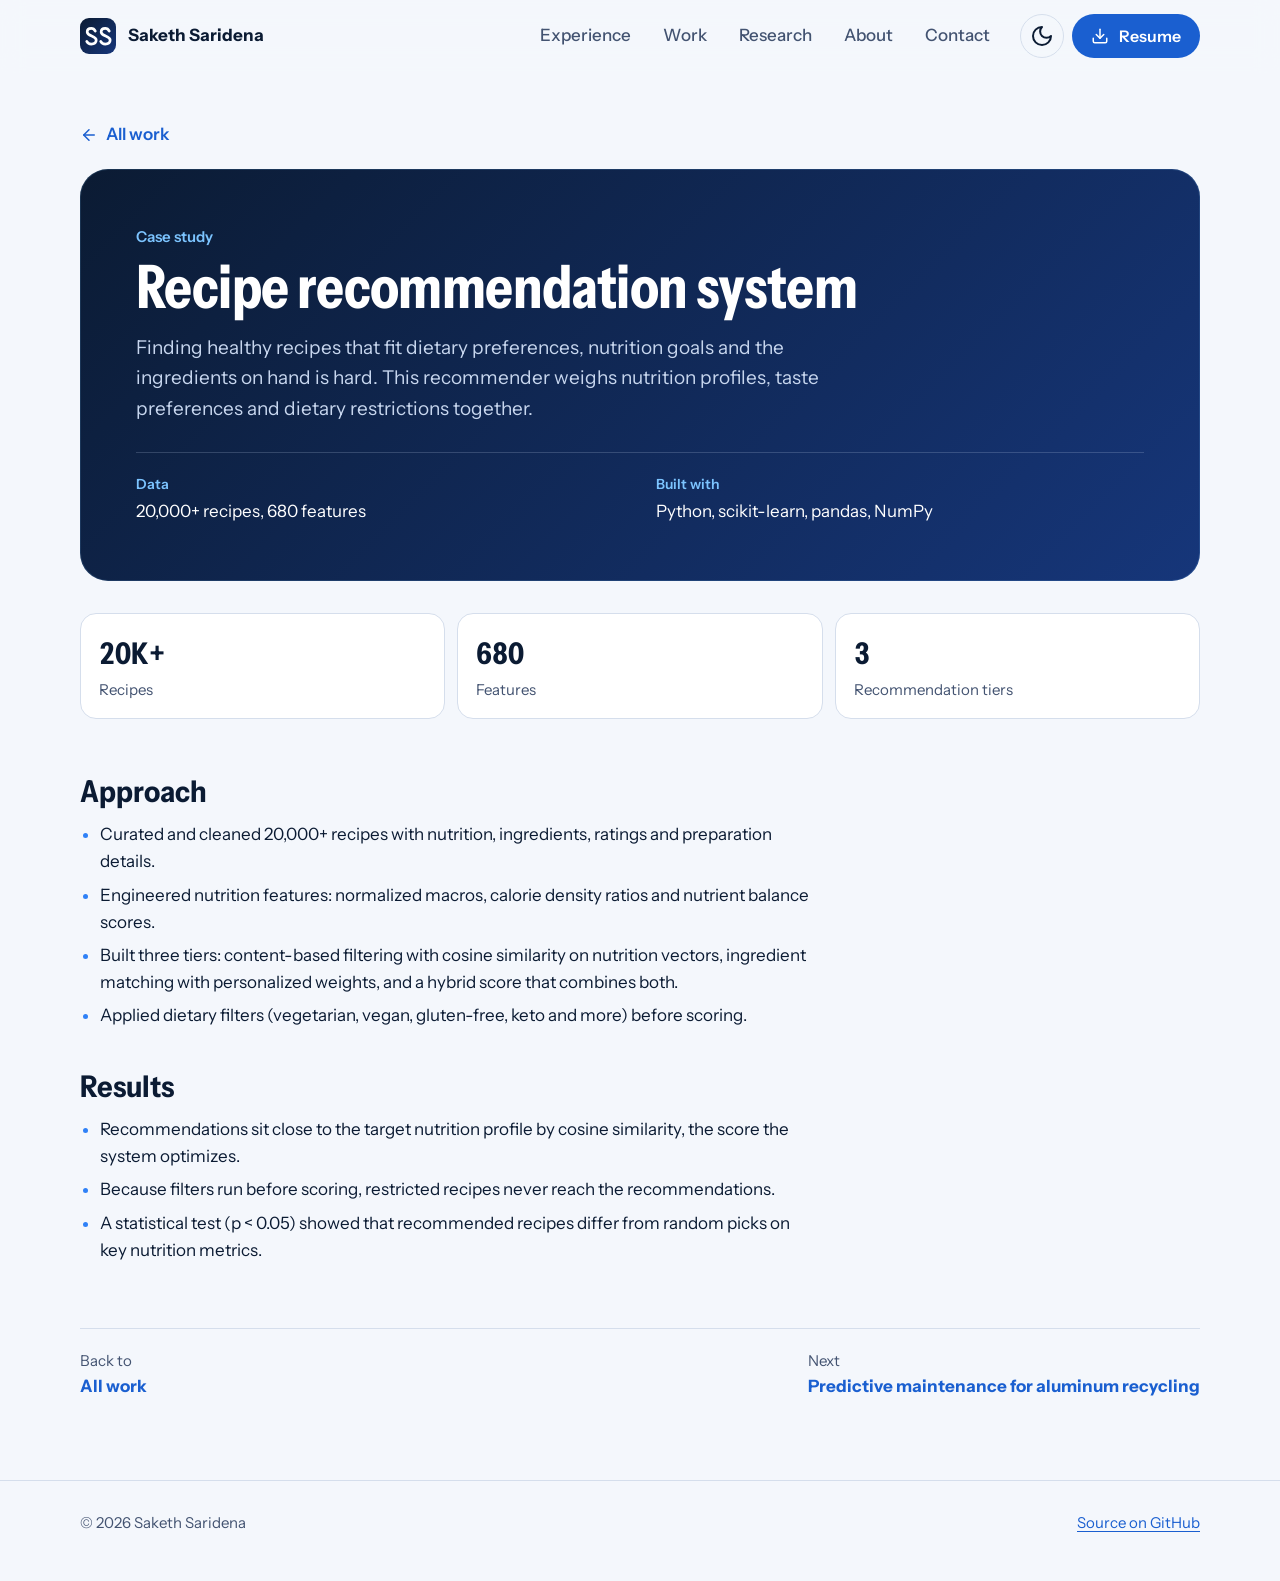
<file: work/recipe-recommendation-system/index.html>
<!DOCTYPE html>
<html lang="en">
<head>
  <meta charset="utf-8">
  <meta name="viewport" content="width=device-width, initial-scale=1">
  <title>Recipe recommendation system | Saketh Saridena</title>
  <meta name="description" content="A three-tier recipe recommender over 20,000+ recipes with 680 features, combining nutrition similarity, ingredient matching and dietary filters.">
  <meta name="author" content="Saketh Saridena">
  <link rel="canonical" href="https://sakethsaridena.com/work/recipe-recommendation-system/">
  <meta name="theme-color" content="#f4f7fc" media="(prefers-color-scheme: light)">
  <meta name="theme-color" content="#081426" media="(prefers-color-scheme: dark)">

  <meta property="og:type" content="article">
  <meta property="og:site_name" content="Saketh Saridena">
  <meta property="og:title" content="Recipe recommendation system | Saketh Saridena">
  <meta property="og:description" content="A three-tier recipe recommender over 20,000+ recipes with 680 features, combining nutrition similarity, ingredient matching and dietary filters.">
  <meta property="og:url" content="https://sakethsaridena.com/work/recipe-recommendation-system/">
  <meta property="og:image" content="https://sakethsaridena.com/assets/og-image.png">
  <meta property="og:image:type" content="image/png">
  <meta property="og:image:width" content="1200">
  <meta property="og:image:height" content="630">
  <meta property="og:image:alt" content="Saketh Saridena, AI engineer and data scientist, on a navy card with a rising data line.">
  <meta property="og:locale" content="en_US">
  <meta name="twitter:card" content="summary_large_image">
  <meta name="twitter:title" content="Recipe recommendation system | Saketh Saridena">
  <meta name="twitter:description" content="A three-tier recipe recommender over 20,000+ recipes with 680 features, combining nutrition similarity, ingredient matching and dietary filters.">
  <meta name="twitter:image" content="https://sakethsaridena.com/assets/og-image.png">
  <meta name="twitter:image:alt" content="Saketh Saridena, AI engineer and data scientist, on a navy card with a rising data line.">

  <link rel="icon" href="/favicon.ico" sizes="32x32">
  <link rel="icon" href="/assets/favicon.svg" type="image/svg+xml">
  <link rel="apple-touch-icon" href="/assets/apple-touch-icon.png">
  <link rel="manifest" href="/site.webmanifest">

  <link rel="preload" href="/assets/fonts/instrument-sans.woff2" as="font" type="font/woff2" crossorigin>
  <link rel="stylesheet" href="/style.css">
  <script>
    // Mark JavaScript as available and apply a saved theme before first paint.
    document.documentElement.classList.add("js");
    try {
      var t = localStorage.getItem("theme");
      if (t === "light" || t === "dark") document.documentElement.setAttribute("data-theme", t);
    } catch (e) {}
  </script>
  <script src="/script.js" defer></script>
  <script type="application/ld+json">{"@context": "https://schema.org", "@type": "BreadcrumbList", "itemListElement": [{"@type": "ListItem", "position": 1, "name": "Saketh Saridena", "item": "https://sakethsaridena.com/"}, {"@type": "ListItem", "position": 2, "name": "Recipe recommendation system", "item": "https://sakethsaridena.com/work/recipe-recommendation-system/"}]}</script>
</head>
<body>
  <svg width="0" height="0" style="position:absolute" aria-hidden="true" focusable="false">
    <defs>
      <linearGradient id="brand-navy" x1="0" y1="0" x2="1" y2="1">
        <stop offset="0" stop-color="#0b1b33"/>
        <stop offset="1" stop-color="#16367a"/>
      </linearGradient>
    </defs>
    <symbol id="i-github" viewBox="0 0 24 24"><path d="M15 22v-4a4.8 4.8 0 0 0-1-3.5c3 0 6-2 6-5.5.08-1.25-.27-2.48-1-3.5.28-1.15.28-2.35 0-3.5 0 0-1 0-3 1.5-2.64-.5-5.36-.5-8 0C6 2 5 2 5 2c-.3 1.15-.3 2.35 0 3.5A5.4 5.4 0 0 0 4 9c0 3.5 3 5.5 6 5.5-.39.49-.68 1.05-.85 1.65S8.93 17.38 9 18v4"/><path d="M9 18c-4.51 2-5-2-7-2"/></symbol>
    <symbol id="i-linkedin" viewBox="0 0 24 24"><path d="M16 8a6 6 0 0 1 6 6v7h-4v-7a2 2 0 0 0-4 0v7h-4v-7a6 6 0 0 1 6-6z"/><rect x="2" y="9" width="4" height="12"/><circle cx="4" cy="4" r="2"/></symbol>
    <symbol id="i-mail" viewBox="0 0 24 24"><rect x="2" y="4" width="20" height="16" rx="2"/><path d="m22 7-8.97 5.7a1.94 1.94 0 0 1-2.06 0L2 7"/></symbol>
    <symbol id="i-download" viewBox="0 0 24 24"><path d="M21 15v4a2 2 0 0 1-2 2H5a2 2 0 0 1-2-2v-4"/><path d="m7 10 5 5 5-5"/><path d="M12 15V3"/></symbol>
    <symbol id="i-sun" viewBox="0 0 24 24"><circle cx="12" cy="12" r="4"/><path d="M12 2v2M12 20v2M4.93 4.93l1.41 1.41M17.66 17.66l1.41 1.41M2 12h2M20 12h2M6.34 17.66l-1.41 1.41M19.07 4.93l-1.41 1.41"/></symbol>
    <symbol id="i-moon" viewBox="0 0 24 24"><path d="M12 3a6 6 0 0 0 9 9 9 9 0 1 1-9-9Z"/></symbol>
    <symbol id="i-menu" viewBox="0 0 24 24"><path d="M4 6h16M4 12h16M4 18h16"/></symbol>
    <symbol id="i-pin" viewBox="0 0 24 24"><path d="M20 10c0 5-5.54 10.19-7.4 11.8a1 1 0 0 1-1.2 0C9.54 20.19 4 15 4 10a8 8 0 0 1 16 0"/><circle cx="12" cy="10" r="3"/></symbol>
    <symbol id="i-doc" viewBox="0 0 24 24"><path d="M15 2H6a2 2 0 0 0-2 2v16a2 2 0 0 0 2 2h12a2 2 0 0 0 2-2V7Z"/><path d="M14 2v4a2 2 0 0 0 2 2h4"/><path d="M16 13H8M16 17H8M10 9H8"/></symbol>
    <symbol id="i-chart" viewBox="0 0 24 24"><path d="M3 3v16a2 2 0 0 0 2 2h16"/><path d="m7 15 4-4 3 3 6-6"/></symbol>
    <symbol id="i-award" viewBox="0 0 24 24"><circle cx="12" cy="8" r="6"/><path d="M15.48 12.89 17 22l-5-3-5 3 1.52-9.11"/></symbol>
    <symbol id="i-mic" viewBox="0 0 24 24"><path d="M12 2a3 3 0 0 0-3 3v7a3 3 0 0 0 6 0V5a3 3 0 0 0-3-3Z"/><path d="M19 10v2a7 7 0 0 1-14 0v-2"/><path d="M12 19v3"/></symbol>
    <symbol id="i-external" viewBox="0 0 24 24"><path d="M15 3h6v6"/><path d="M10 14 21 3"/><path d="M18 13v6a2 2 0 0 1-2 2H5a2 2 0 0 1-2-2V8a2 2 0 0 1 2-2h6"/></symbol>
    <symbol id="i-book" viewBox="0 0 24 24"><path d="M2 4h6a4 4 0 0 1 4 4v13a3 3 0 0 0-3-3H2z"/><path d="M22 4h-6a4 4 0 0 0-4 4v13a3 3 0 0 1 3-3h7z"/></symbol>
    <symbol id="i-arrow-left" viewBox="0 0 24 24"><path d="M19 12H5"/><path d="m12 19-7-7 7-7"/></symbol>
    <symbol id="i-arrow-down" viewBox="0 0 24 24"><path d="M12 5v14"/><path d="m19 12-7 7-7-7"/></symbol>
    <symbol id="i-lock" viewBox="0 0 24 24"><rect x="5" y="11" width="14" height="10" rx="2"/><path d="M8 11V7a4 4 0 0 1 8 0v4"/><path d="M12 15v2"/></symbol>
    <symbol id="i-question" viewBox="0 0 24 24"><circle cx="12" cy="12" r="9"/><path d="M9.6 9.4a2.5 2.5 0 1 1 3.4 2.4c-.6.3-1 .8-1 1.5v.4"/><path d="M12 17h.01"/></symbol>
    <symbol id="i-check" viewBox="0 0 24 24"><circle cx="12" cy="12" r="9"/><path d="M8 12.4l2.8 2.8L16.2 9.8"/></symbol>
  </svg>

  <a class="skip-link" href="#main">Skip to content</a>

  <header class="site-header">
    <nav class="nav wrap" aria-label="Primary">
      <a class="brand" href="/" aria-label="Saketh Saridena, home">
        <svg viewBox="0 0 32 32" aria-hidden="true" focusable="false">
          <rect width="32" height="32" rx="8" fill="url(#brand-navy)"/>
          <g fill="none" stroke="#ffffff" stroke-width="3" stroke-linecap="round" transform="translate(3.2 3.6) scale(.8)">
            <path d="M13 10s-1.5-3-4.5-3S4 8.5 4 11s2.5 3.5 5 4.5 5 2 5 4.5-2 4.5-5.5 4.5-5-3-5-3"/>
            <path d="M28.5 10S27 7 24 7s-4.5 1.5-4.5 4 2.5 3.5 5 4.5 5 2 5 4.5-2 4.5-5.5 4.5-5-3-5-3"/>
          </g>
        </svg>
        <span class="brand-name">Saketh Saridena</span>
      </a>

      <div class="nav-actions">
        <button class="theme-toggle" type="button" aria-label="Switch theme">
          <svg class="icon i-moon" aria-hidden="true" focusable="false"><use href="#i-moon"/></svg>
          <svg class="icon i-sun" aria-hidden="true" focusable="false"><use href="#i-sun"/></svg>
        </button>
        <a class="btn btn-primary btn-resume" href="/assets/Saketh_Saridena_Resume.pdf" aria-label="Resume (PDF)">
          <svg class="icon icon-sm" aria-hidden="true" focusable="false"><use href="#i-download"/></svg>
          <span>Resume</span>
        </a>
        <button class="menu-toggle" type="button" aria-controls="nav-links" aria-expanded="false" aria-label="Open menu">
          <svg class="icon" aria-hidden="true" focusable="false"><use href="#i-menu"/></svg>
        </button>
      </div>

      <ul class="nav-links" id="nav-links">
        <li><a href="/#experience">Experience</a></li>
        <li><a href="/#work">Work</a></li>
        <li><a href="/#research">Research</a></li>
        <li><a href="/#about">About</a></li>
        <li><a href="/#contact">Contact</a></li>
      </ul>
    </nav>
  </header>

  <main id="main" class="case wrap">
    <a class="crumb" href="/#work"><svg class="icon icon-sm" aria-hidden="true" focusable="false"><use href="#i-arrow-left"/></svg><span>All work</span></a>

    <article aria-labelledby="case-title">
      <header class="banner on-navy case-hero">
        <p class="kicker">Case study</p>
        <h1 id="case-title">Recipe recommendation system</h1>
        <p class="lede">Finding healthy recipes that fit dietary preferences, nutrition goals and the ingredients on hand is hard. This recommender weighs nutrition profiles, taste preferences and dietary restrictions together.</p>
        <dl class="case-meta">
            <div><dt>Data</dt><dd>20,000+ recipes, 680 features</dd></div>
            <div><dt>Built with</dt><dd>Python, scikit-learn, pandas, NumPy</dd></div>
        </dl>
      </header>

      <dl class="metrics">
        <div><dt>Recipes</dt><dd>20K+</dd></div>
        <div><dt>Features</dt><dd>680</dd></div>
        <div><dt>Recommendation tiers</dt><dd>3</dd></div>
      </dl>
      <div class="case-body">
        <h2>Approach</h2>
        <ul>
          <li>Curated and cleaned 20,000+ recipes with nutrition, ingredients, ratings and preparation details.</li>
          <li>Engineered nutrition features: normalized macros, calorie density ratios and nutrient balance scores.</li>
          <li>Built three tiers: content-based filtering with cosine similarity on nutrition vectors, ingredient matching with personalized weights, and a hybrid score that combines both.</li>
          <li>Applied dietary filters (vegetarian, vegan, gluten-free, keto and more) before scoring.</li>
        </ul>

        <h2>Results</h2>
        <ul>
          <li>Recommendations sit close to the target nutrition profile by cosine similarity, the score the system optimizes.</li>
          <li>Because filters run before scoring, restricted recipes never reach the recommendations.</li>
          <li>A statistical test (p &lt; 0.05) showed that recommended recipes differ from random picks on key nutrition metrics.</li>
        </ul>
      </div>
    </article>

    <nav class="next" aria-label="More work">
      <a href="/#work"><span>Back to</span><strong>All work</strong></a>
      <a href="/work/aluminum-predictive-maintenance/"><span>Next</span><strong>Predictive maintenance for aluminum recycling</strong></a>
    </nav>
  </main>

  <footer class="site-footer">
    <div class="wrap footer-row">
      <p>&copy; <span id="year">2026</span> Saketh Saridena</p>
      <p><a href="https://github.com/saketh-saridena/saketh-saridena.github.io">Source on GitHub</a></p>
    </div>
  </footer>
</body>
</html>
</file>
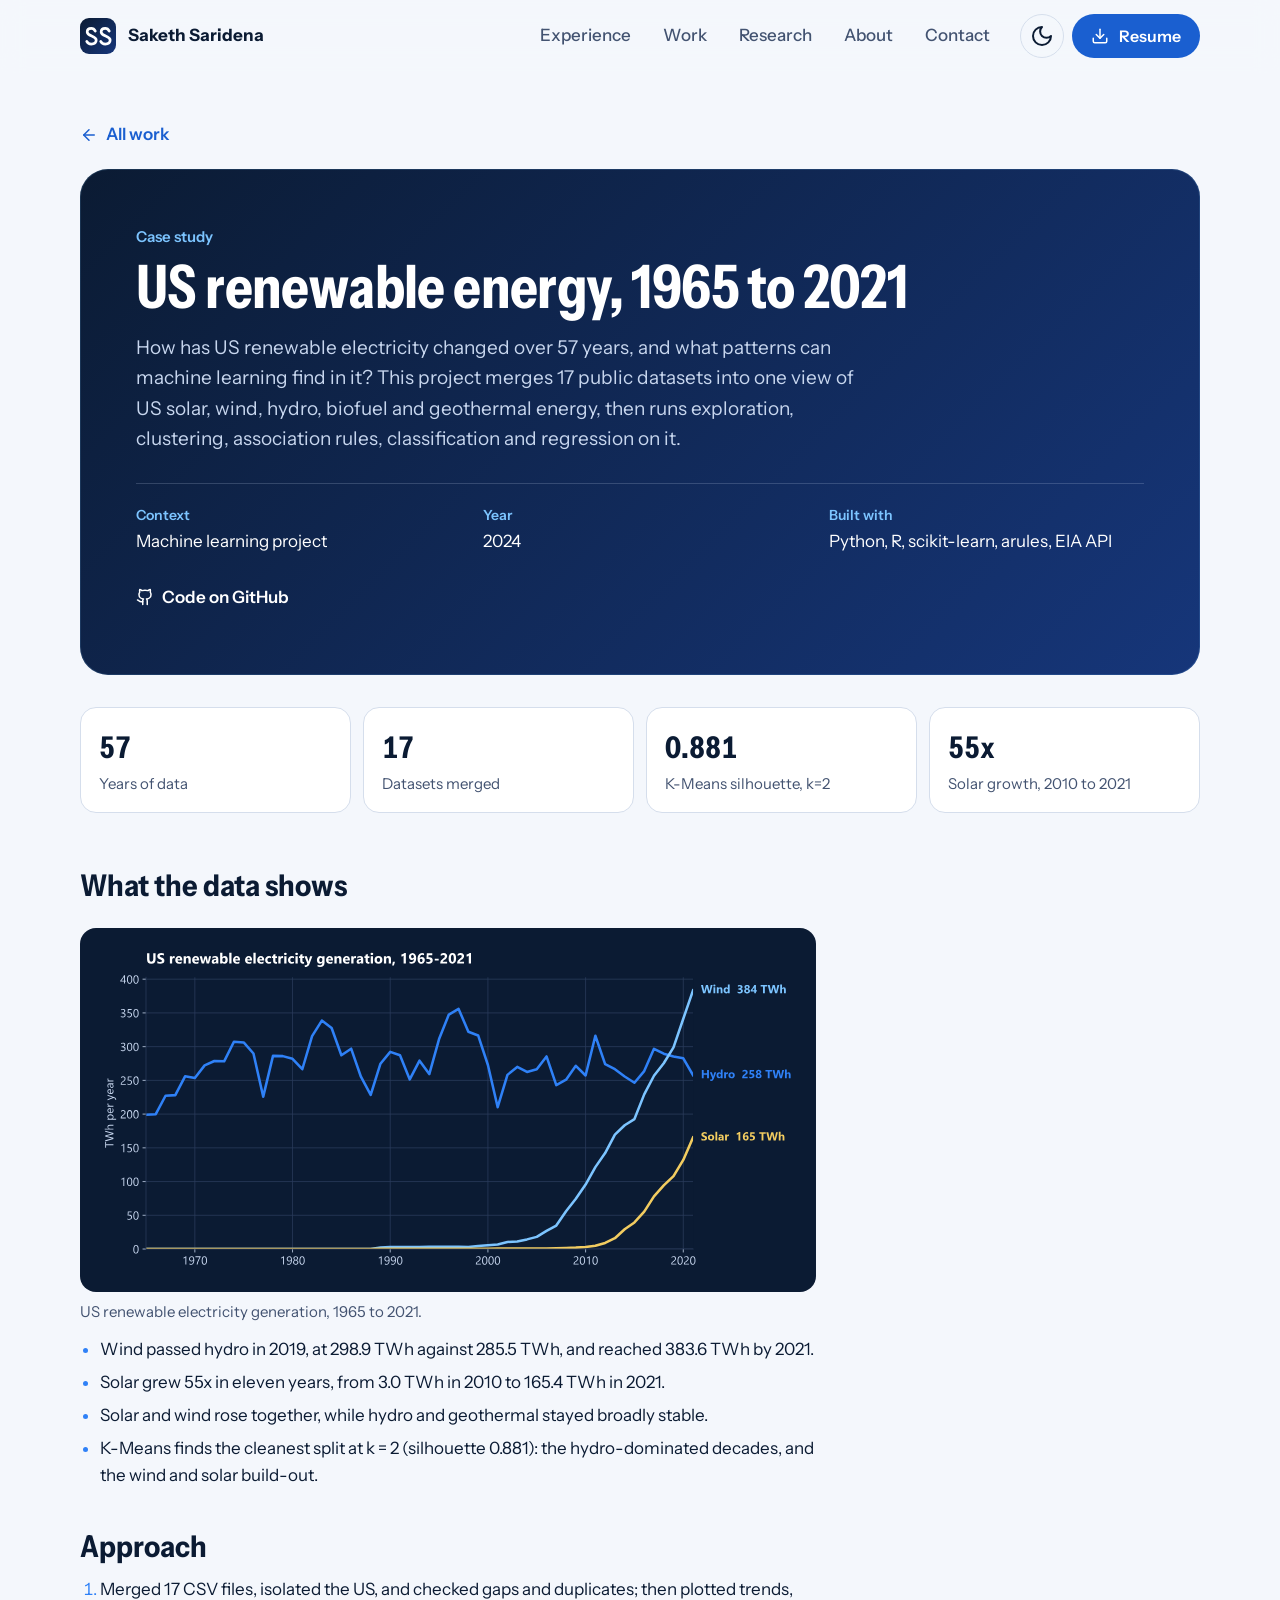
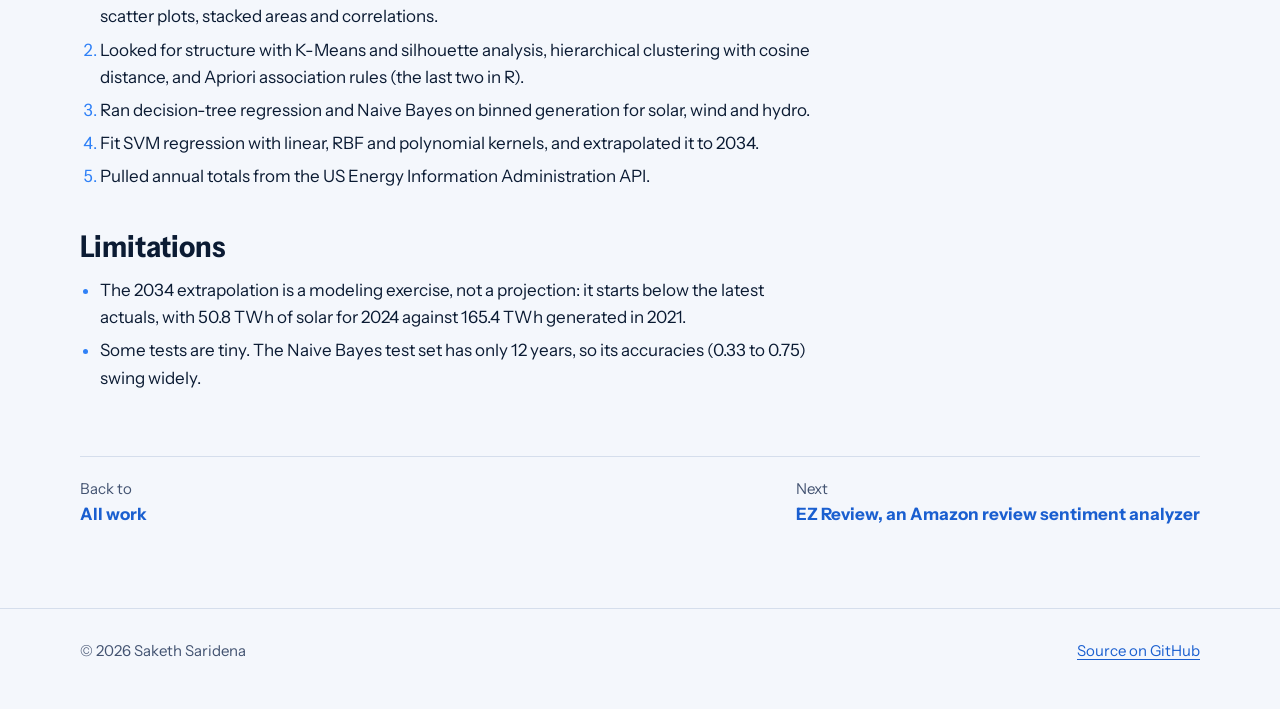
<file: work/us-renewable-energy/index.html>
<!DOCTYPE html>
<html lang="en">
<head>
  <meta charset="utf-8">
  <meta name="viewport" content="width=device-width, initial-scale=1">
  <title>US renewable energy, 1965 to 2021 | Saketh Saridena</title>
  <meta name="description" content="57 years of US renewable generation from 17 merged datasets: wind passed hydro in 2019, solar grew 55x from 2010 to 2021, and K-Means finds two eras.">
  <meta name="author" content="Saketh Saridena">
  <link rel="canonical" href="https://sakethsaridena.com/work/us-renewable-energy/">
  <meta name="theme-color" content="#f4f7fc" media="(prefers-color-scheme: light)">
  <meta name="theme-color" content="#081426" media="(prefers-color-scheme: dark)">

  <meta property="og:type" content="article">
  <meta property="og:site_name" content="Saketh Saridena">
  <meta property="og:title" content="US renewable energy, 1965 to 2021 | Saketh Saridena">
  <meta property="og:description" content="57 years of US renewable generation from 17 merged datasets: wind passed hydro in 2019, solar grew 55x from 2010 to 2021, and K-Means finds two eras.">
  <meta property="og:url" content="https://sakethsaridena.com/work/us-renewable-energy/">
  <meta property="og:image" content="https://sakethsaridena.com/assets/og-image.png">
  <meta property="og:image:type" content="image/png">
  <meta property="og:image:width" content="1200">
  <meta property="og:image:height" content="630">
  <meta property="og:image:alt" content="Saketh Saridena, AI engineer and data scientist, on a navy card with a rising data line.">
  <meta property="og:locale" content="en_US">
  <meta name="twitter:card" content="summary_large_image">
  <meta name="twitter:title" content="US renewable energy, 1965 to 2021 | Saketh Saridena">
  <meta name="twitter:description" content="57 years of US renewable generation from 17 merged datasets: wind passed hydro in 2019, solar grew 55x from 2010 to 2021, and K-Means finds two eras.">
  <meta name="twitter:image" content="https://sakethsaridena.com/assets/og-image.png">
  <meta name="twitter:image:alt" content="Saketh Saridena, AI engineer and data scientist, on a navy card with a rising data line.">

  <link rel="icon" href="/favicon.ico" sizes="32x32">
  <link rel="icon" href="/assets/favicon.svg" type="image/svg+xml">
  <link rel="apple-touch-icon" href="/assets/apple-touch-icon.png">
  <link rel="manifest" href="/site.webmanifest">

  <link rel="preload" href="/assets/fonts/instrument-sans.woff2" as="font" type="font/woff2" crossorigin>
  <link rel="stylesheet" href="/style.css">
  <script>
    // Mark JavaScript as available and apply a saved theme before first paint.
    document.documentElement.classList.add("js");
    try {
      var t = localStorage.getItem("theme");
      if (t === "light" || t === "dark") document.documentElement.setAttribute("data-theme", t);
    } catch (e) {}
  </script>
  <script src="/script.js" defer></script>
  <script type="application/ld+json">{"@context": "https://schema.org", "@type": "BreadcrumbList", "itemListElement": [{"@type": "ListItem", "position": 1, "name": "Saketh Saridena", "item": "https://sakethsaridena.com/"}, {"@type": "ListItem", "position": 2, "name": "US renewable energy, 1965 to 2021", "item": "https://sakethsaridena.com/work/us-renewable-energy/"}]}</script>
</head>
<body>
  <svg width="0" height="0" style="position:absolute" aria-hidden="true" focusable="false">
    <defs>
      <linearGradient id="brand-navy" x1="0" y1="0" x2="1" y2="1">
        <stop offset="0" stop-color="#0b1b33"/>
        <stop offset="1" stop-color="#16367a"/>
      </linearGradient>
    </defs>
    <symbol id="i-github" viewBox="0 0 24 24"><path d="M15 22v-4a4.8 4.8 0 0 0-1-3.5c3 0 6-2 6-5.5.08-1.25-.27-2.48-1-3.5.28-1.15.28-2.35 0-3.5 0 0-1 0-3 1.5-2.64-.5-5.36-.5-8 0C6 2 5 2 5 2c-.3 1.15-.3 2.35 0 3.5A5.4 5.4 0 0 0 4 9c0 3.5 3 5.5 6 5.5-.39.49-.68 1.05-.85 1.65S8.93 17.38 9 18v4"/><path d="M9 18c-4.51 2-5-2-7-2"/></symbol>
    <symbol id="i-linkedin" viewBox="0 0 24 24"><path d="M16 8a6 6 0 0 1 6 6v7h-4v-7a2 2 0 0 0-4 0v7h-4v-7a6 6 0 0 1 6-6z"/><rect x="2" y="9" width="4" height="12"/><circle cx="4" cy="4" r="2"/></symbol>
    <symbol id="i-mail" viewBox="0 0 24 24"><rect x="2" y="4" width="20" height="16" rx="2"/><path d="m22 7-8.97 5.7a1.94 1.94 0 0 1-2.06 0L2 7"/></symbol>
    <symbol id="i-download" viewBox="0 0 24 24"><path d="M21 15v4a2 2 0 0 1-2 2H5a2 2 0 0 1-2-2v-4"/><path d="m7 10 5 5 5-5"/><path d="M12 15V3"/></symbol>
    <symbol id="i-sun" viewBox="0 0 24 24"><circle cx="12" cy="12" r="4"/><path d="M12 2v2M12 20v2M4.93 4.93l1.41 1.41M17.66 17.66l1.41 1.41M2 12h2M20 12h2M6.34 17.66l-1.41 1.41M19.07 4.93l-1.41 1.41"/></symbol>
    <symbol id="i-moon" viewBox="0 0 24 24"><path d="M12 3a6 6 0 0 0 9 9 9 9 0 1 1-9-9Z"/></symbol>
    <symbol id="i-menu" viewBox="0 0 24 24"><path d="M4 6h16M4 12h16M4 18h16"/></symbol>
    <symbol id="i-pin" viewBox="0 0 24 24"><path d="M20 10c0 5-5.54 10.19-7.4 11.8a1 1 0 0 1-1.2 0C9.54 20.19 4 15 4 10a8 8 0 0 1 16 0"/><circle cx="12" cy="10" r="3"/></symbol>
    <symbol id="i-doc" viewBox="0 0 24 24"><path d="M15 2H6a2 2 0 0 0-2 2v16a2 2 0 0 0 2 2h12a2 2 0 0 0 2-2V7Z"/><path d="M14 2v4a2 2 0 0 0 2 2h4"/><path d="M16 13H8M16 17H8M10 9H8"/></symbol>
    <symbol id="i-chart" viewBox="0 0 24 24"><path d="M3 3v16a2 2 0 0 0 2 2h16"/><path d="m7 15 4-4 3 3 6-6"/></symbol>
    <symbol id="i-award" viewBox="0 0 24 24"><circle cx="12" cy="8" r="6"/><path d="M15.48 12.89 17 22l-5-3-5 3 1.52-9.11"/></symbol>
    <symbol id="i-mic" viewBox="0 0 24 24"><path d="M12 2a3 3 0 0 0-3 3v7a3 3 0 0 0 6 0V5a3 3 0 0 0-3-3Z"/><path d="M19 10v2a7 7 0 0 1-14 0v-2"/><path d="M12 19v3"/></symbol>
    <symbol id="i-external" viewBox="0 0 24 24"><path d="M15 3h6v6"/><path d="M10 14 21 3"/><path d="M18 13v6a2 2 0 0 1-2 2H5a2 2 0 0 1-2-2V8a2 2 0 0 1 2-2h6"/></symbol>
    <symbol id="i-book" viewBox="0 0 24 24"><path d="M2 4h6a4 4 0 0 1 4 4v13a3 3 0 0 0-3-3H2z"/><path d="M22 4h-6a4 4 0 0 0-4 4v13a3 3 0 0 1 3-3h7z"/></symbol>
    <symbol id="i-arrow-left" viewBox="0 0 24 24"><path d="M19 12H5"/><path d="m12 19-7-7 7-7"/></symbol>
    <symbol id="i-arrow-down" viewBox="0 0 24 24"><path d="M12 5v14"/><path d="m19 12-7 7-7-7"/></symbol>
    <symbol id="i-lock" viewBox="0 0 24 24"><rect x="5" y="11" width="14" height="10" rx="2"/><path d="M8 11V7a4 4 0 0 1 8 0v4"/><path d="M12 15v2"/></symbol>
    <symbol id="i-question" viewBox="0 0 24 24"><circle cx="12" cy="12" r="9"/><path d="M9.6 9.4a2.5 2.5 0 1 1 3.4 2.4c-.6.3-1 .8-1 1.5v.4"/><path d="M12 17h.01"/></symbol>
    <symbol id="i-check" viewBox="0 0 24 24"><circle cx="12" cy="12" r="9"/><path d="M8 12.4l2.8 2.8L16.2 9.8"/></symbol>
  </svg>

  <a class="skip-link" href="#main">Skip to content</a>

  <header class="site-header">
    <nav class="nav wrap" aria-label="Primary">
      <a class="brand" href="/" aria-label="Saketh Saridena, home">
        <svg viewBox="0 0 32 32" aria-hidden="true" focusable="false">
          <rect width="32" height="32" rx="8" fill="url(#brand-navy)"/>
          <g fill="none" stroke="#ffffff" stroke-width="3" stroke-linecap="round" transform="translate(3.2 3.6) scale(.8)">
            <path d="M13 10s-1.5-3-4.5-3S4 8.5 4 11s2.5 3.5 5 4.5 5 2 5 4.5-2 4.5-5.5 4.5-5-3-5-3"/>
            <path d="M28.5 10S27 7 24 7s-4.5 1.5-4.5 4 2.5 3.5 5 4.5 5 2 5 4.5-2 4.5-5.5 4.5-5-3-5-3"/>
          </g>
        </svg>
        <span class="brand-name">Saketh Saridena</span>
      </a>

      <div class="nav-actions">
        <button class="theme-toggle" type="button" aria-label="Switch theme">
          <svg class="icon i-moon" aria-hidden="true" focusable="false"><use href="#i-moon"/></svg>
          <svg class="icon i-sun" aria-hidden="true" focusable="false"><use href="#i-sun"/></svg>
        </button>
        <a class="btn btn-primary btn-resume" href="/assets/Saketh_Saridena_Resume.pdf" aria-label="Resume (PDF)">
          <svg class="icon icon-sm" aria-hidden="true" focusable="false"><use href="#i-download"/></svg>
          <span>Resume</span>
        </a>
        <button class="menu-toggle" type="button" aria-controls="nav-links" aria-expanded="false" aria-label="Open menu">
          <svg class="icon" aria-hidden="true" focusable="false"><use href="#i-menu"/></svg>
        </button>
      </div>

      <ul class="nav-links" id="nav-links">
        <li><a href="/#experience">Experience</a></li>
        <li><a href="/#work">Work</a></li>
        <li><a href="/#research">Research</a></li>
        <li><a href="/#about">About</a></li>
        <li><a href="/#contact">Contact</a></li>
      </ul>
    </nav>
  </header>

  <main id="main" class="case wrap">
    <a class="crumb" href="/#work"><svg class="icon icon-sm" aria-hidden="true" focusable="false"><use href="#i-arrow-left"/></svg><span>All work</span></a>

    <article aria-labelledby="case-title">
      <header class="banner on-navy case-hero">
        <p class="kicker">Case study</p>
        <h1 id="case-title">US renewable energy, 1965 to 2021</h1>
        <p class="lede">How has US renewable electricity changed over 57 years, and what patterns can machine learning find in it? This project merges 17 public datasets into one view of US solar, wind, hydro, biofuel and geothermal energy, then runs exploration, clustering, association rules, classification and regression on it.</p>
        <dl class="case-meta">
            <div><dt>Context</dt><dd>Machine learning project</dd></div>
            <div><dt>Year</dt><dd>2024</dd></div>
            <div><dt>Built with</dt><dd>Python, R, scikit-learn, arules, EIA API</dd></div>
        </dl>
          <div class="links">
            <a class="text-link" href="https://github.com/saketh-saridena/us-renewable-energy-forecasting"><svg class="icon icon-sm" aria-hidden="true" focusable="false"><use href="#i-github"/></svg><span>Code on GitHub</span></a>
          </div>
      </header>

      <dl class="metrics">
        <div><dt>Years of data</dt><dd>57</dd></div>
        <div><dt>Datasets merged</dt><dd>17</dd></div>
        <div><dt>K-Means silhouette, k=2</dt><dd>0.881</dd></div>
        <div><dt>Solar growth, 2010 to 2021</dt><dd>55x</dd></div>
      </dl>
      <div class="case-body">
        <h2>What the data shows</h2>
        <figure class="chart">
          <img src="/assets/charts/energy-generation-trends.svg" width="751" height="371" loading="lazy" alt="Line chart of US renewable electricity generation from 1965 to 2021: hydro fluctuates between about 200 and 350 TWh, while wind climbs from near zero after 2000 to 384 TWh and solar to 165 TWh.">
          <figcaption>US renewable electricity generation, 1965 to 2021.</figcaption>
        </figure>
        <ul>
          <li>Wind passed hydro in 2019, at 298.9 TWh against 285.5 TWh, and reached 383.6 TWh by 2021.</li>
          <li>Solar grew 55x in eleven years, from 3.0 TWh in 2010 to 165.4 TWh in 2021.</li>
          <li>Solar and wind rose together, while hydro and geothermal stayed broadly stable.</li>
          <li>K-Means finds the cleanest split at k = 2 (silhouette 0.881): the hydro-dominated decades, and the wind and solar build-out.</li>
        </ul>

        <h2>Approach</h2>
        <ol>
          <li>Merged 17 CSV files, isolated the US, and checked gaps and duplicates; then plotted trends, scatter plots, stacked areas and correlations.</li>
          <li>Looked for structure with K-Means and silhouette analysis, hierarchical clustering with cosine distance, and Apriori association rules (the last two in R).</li>
          <li>Ran decision-tree regression and Naive Bayes on binned generation for solar, wind and hydro.</li>
          <li>Fit SVM regression with linear, RBF and polynomial kernels, and extrapolated it to 2034.</li>
          <li>Pulled annual totals from the US Energy Information Administration API.</li>
        </ol>

        <h2>Limitations</h2>
        <ul>
          <li>The 2034 extrapolation is a modeling exercise, not a projection: it starts below the latest actuals, with 50.8 TWh of solar for 2024 against 165.4 TWh generated in 2021.</li>
          <li>Some tests are tiny. The Naive Bayes test set has only 12 years, so its accuracies (0.33 to 0.75) swing widely.</li>
        </ul>
      </div>
    </article>

    <nav class="next" aria-label="More work">
      <a href="/#work"><span>Back to</span><strong>All work</strong></a>
      <a href="/work/amazon-review-sentiment/"><span>Next</span><strong>EZ Review, an Amazon review sentiment analyzer</strong></a>
    </nav>
  </main>

  <footer class="site-footer">
    <div class="wrap footer-row">
      <p>&copy; <span id="year">2026</span> Saketh Saridena</p>
      <p><a href="https://github.com/saketh-saridena/saketh-saridena.github.io">Source on GitHub</a></p>
    </div>
  </footer>
</body>
</html>
</file>
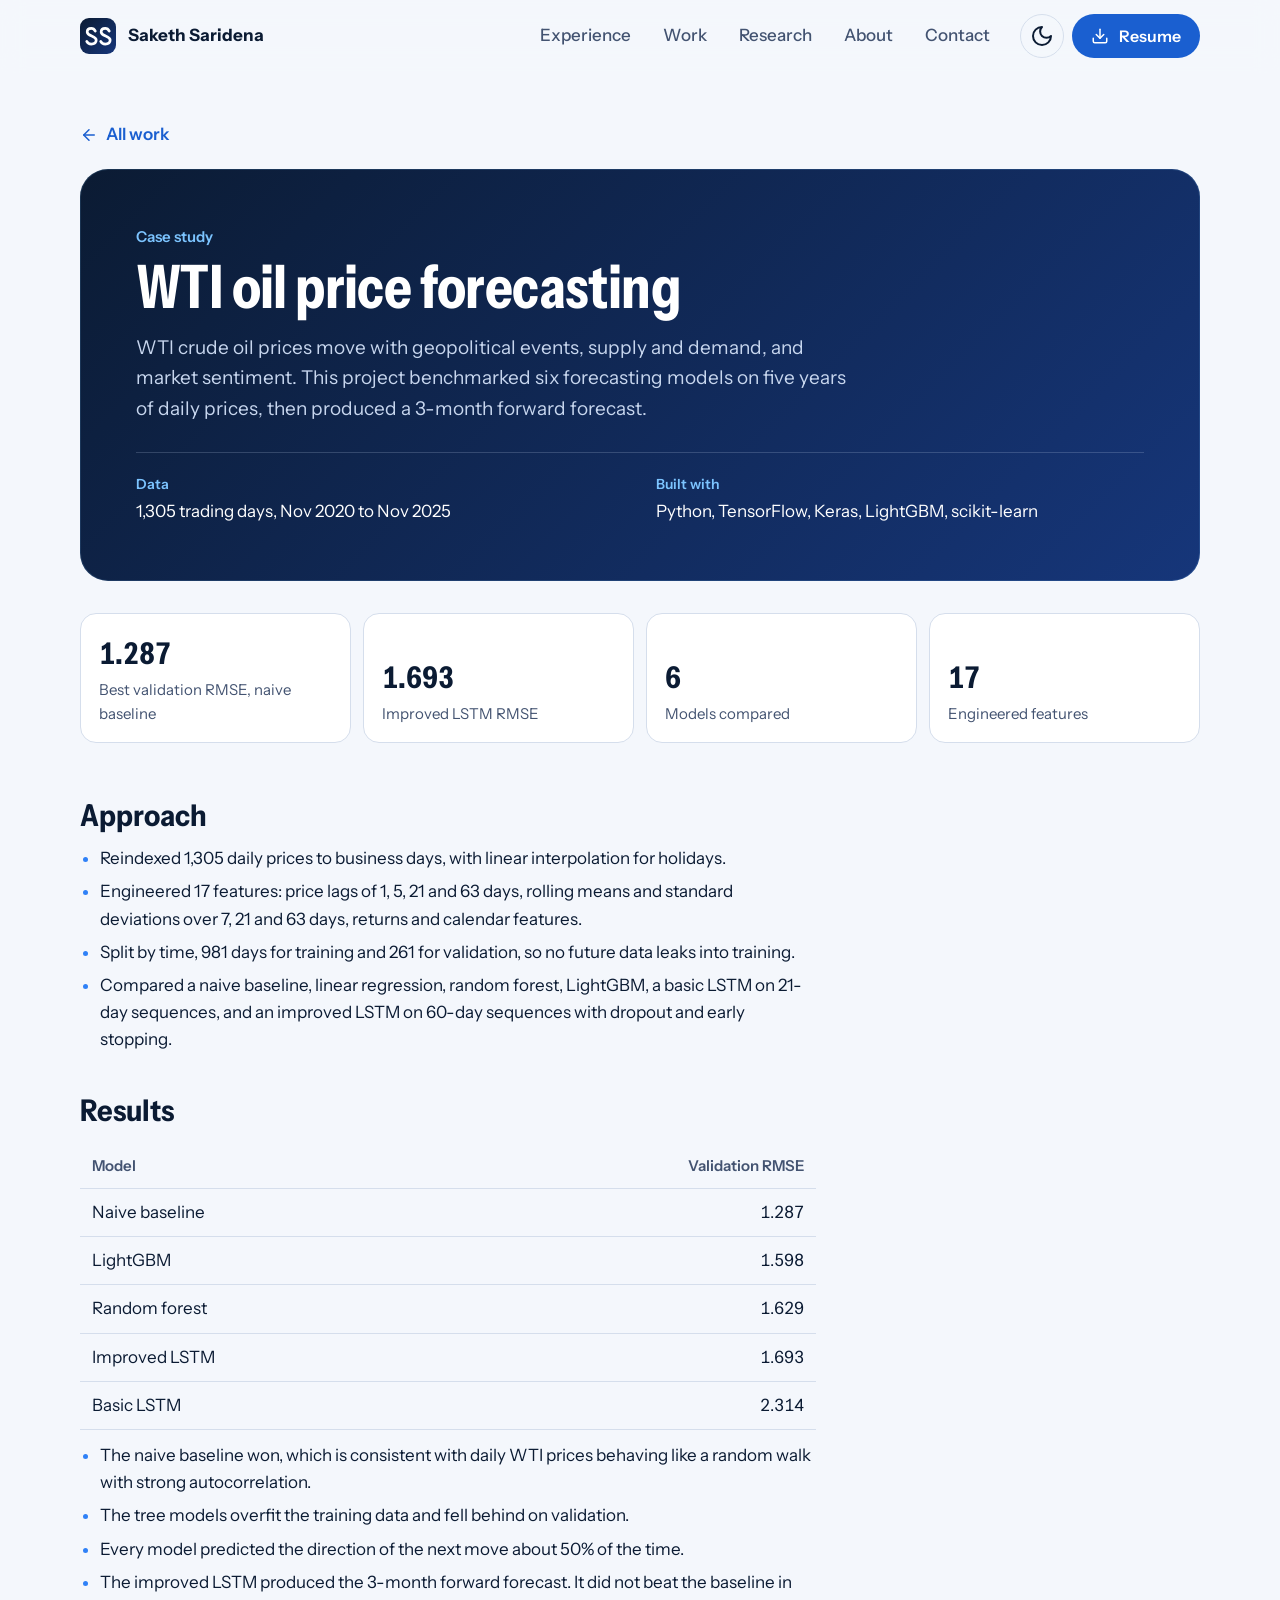
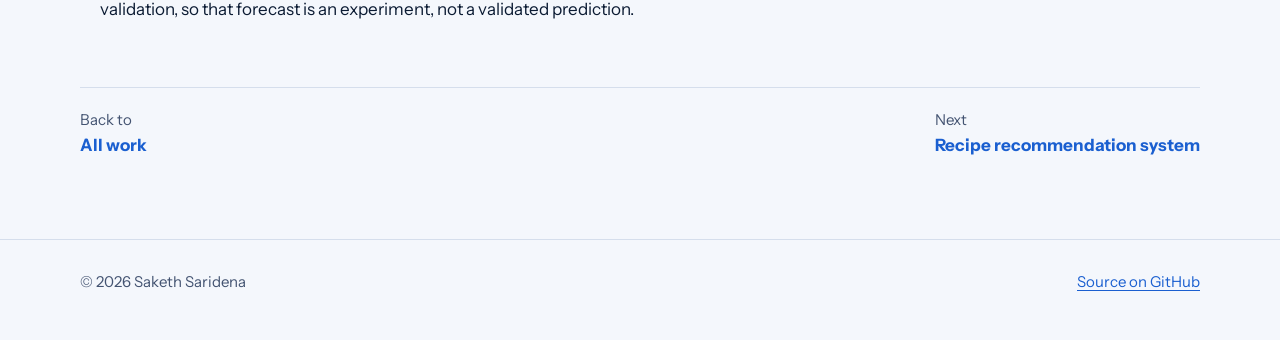
<file: work/wti-oil-price-forecasting/index.html>
<!DOCTYPE html>
<html lang="en">
<head>
  <meta charset="utf-8">
  <meta name="viewport" content="width=device-width, initial-scale=1">
  <title>WTI oil price forecasting | Saketh Saridena</title>
  <meta name="description" content="Six models benchmarked on five years of daily WTI crude prices. A naive baseline had the best validation RMSE, consistent with a random walk.">
  <meta name="author" content="Saketh Saridena">
  <link rel="canonical" href="https://sakethsaridena.com/work/wti-oil-price-forecasting/">
  <meta name="theme-color" content="#f4f7fc" media="(prefers-color-scheme: light)">
  <meta name="theme-color" content="#081426" media="(prefers-color-scheme: dark)">

  <meta property="og:type" content="article">
  <meta property="og:site_name" content="Saketh Saridena">
  <meta property="og:title" content="WTI oil price forecasting | Saketh Saridena">
  <meta property="og:description" content="Six models benchmarked on five years of daily WTI crude prices. A naive baseline had the best validation RMSE, consistent with a random walk.">
  <meta property="og:url" content="https://sakethsaridena.com/work/wti-oil-price-forecasting/">
  <meta property="og:image" content="https://sakethsaridena.com/assets/og-image.png">
  <meta property="og:image:type" content="image/png">
  <meta property="og:image:width" content="1200">
  <meta property="og:image:height" content="630">
  <meta property="og:image:alt" content="Saketh Saridena, AI engineer and data scientist, on a navy card with a rising data line.">
  <meta property="og:locale" content="en_US">
  <meta name="twitter:card" content="summary_large_image">
  <meta name="twitter:title" content="WTI oil price forecasting | Saketh Saridena">
  <meta name="twitter:description" content="Six models benchmarked on five years of daily WTI crude prices. A naive baseline had the best validation RMSE, consistent with a random walk.">
  <meta name="twitter:image" content="https://sakethsaridena.com/assets/og-image.png">
  <meta name="twitter:image:alt" content="Saketh Saridena, AI engineer and data scientist, on a navy card with a rising data line.">

  <link rel="icon" href="/favicon.ico" sizes="32x32">
  <link rel="icon" href="/assets/favicon.svg" type="image/svg+xml">
  <link rel="apple-touch-icon" href="/assets/apple-touch-icon.png">
  <link rel="manifest" href="/site.webmanifest">

  <link rel="preload" href="/assets/fonts/instrument-sans.woff2" as="font" type="font/woff2" crossorigin>
  <link rel="stylesheet" href="/style.css">
  <script>
    // Mark JavaScript as available and apply a saved theme before first paint.
    document.documentElement.classList.add("js");
    try {
      var t = localStorage.getItem("theme");
      if (t === "light" || t === "dark") document.documentElement.setAttribute("data-theme", t);
    } catch (e) {}
  </script>
  <script src="/script.js" defer></script>
  <script type="application/ld+json">{"@context": "https://schema.org", "@type": "BreadcrumbList", "itemListElement": [{"@type": "ListItem", "position": 1, "name": "Saketh Saridena", "item": "https://sakethsaridena.com/"}, {"@type": "ListItem", "position": 2, "name": "WTI oil price forecasting", "item": "https://sakethsaridena.com/work/wti-oil-price-forecasting/"}]}</script>
</head>
<body>
  <svg width="0" height="0" style="position:absolute" aria-hidden="true" focusable="false">
    <defs>
      <linearGradient id="brand-navy" x1="0" y1="0" x2="1" y2="1">
        <stop offset="0" stop-color="#0b1b33"/>
        <stop offset="1" stop-color="#16367a"/>
      </linearGradient>
    </defs>
    <symbol id="i-github" viewBox="0 0 24 24"><path d="M15 22v-4a4.8 4.8 0 0 0-1-3.5c3 0 6-2 6-5.5.08-1.25-.27-2.48-1-3.5.28-1.15.28-2.35 0-3.5 0 0-1 0-3 1.5-2.64-.5-5.36-.5-8 0C6 2 5 2 5 2c-.3 1.15-.3 2.35 0 3.5A5.4 5.4 0 0 0 4 9c0 3.5 3 5.5 6 5.5-.39.49-.68 1.05-.85 1.65S8.93 17.38 9 18v4"/><path d="M9 18c-4.51 2-5-2-7-2"/></symbol>
    <symbol id="i-linkedin" viewBox="0 0 24 24"><path d="M16 8a6 6 0 0 1 6 6v7h-4v-7a2 2 0 0 0-4 0v7h-4v-7a6 6 0 0 1 6-6z"/><rect x="2" y="9" width="4" height="12"/><circle cx="4" cy="4" r="2"/></symbol>
    <symbol id="i-mail" viewBox="0 0 24 24"><rect x="2" y="4" width="20" height="16" rx="2"/><path d="m22 7-8.97 5.7a1.94 1.94 0 0 1-2.06 0L2 7"/></symbol>
    <symbol id="i-download" viewBox="0 0 24 24"><path d="M21 15v4a2 2 0 0 1-2 2H5a2 2 0 0 1-2-2v-4"/><path d="m7 10 5 5 5-5"/><path d="M12 15V3"/></symbol>
    <symbol id="i-sun" viewBox="0 0 24 24"><circle cx="12" cy="12" r="4"/><path d="M12 2v2M12 20v2M4.93 4.93l1.41 1.41M17.66 17.66l1.41 1.41M2 12h2M20 12h2M6.34 17.66l-1.41 1.41M19.07 4.93l-1.41 1.41"/></symbol>
    <symbol id="i-moon" viewBox="0 0 24 24"><path d="M12 3a6 6 0 0 0 9 9 9 9 0 1 1-9-9Z"/></symbol>
    <symbol id="i-menu" viewBox="0 0 24 24"><path d="M4 6h16M4 12h16M4 18h16"/></symbol>
    <symbol id="i-pin" viewBox="0 0 24 24"><path d="M20 10c0 5-5.54 10.19-7.4 11.8a1 1 0 0 1-1.2 0C9.54 20.19 4 15 4 10a8 8 0 0 1 16 0"/><circle cx="12" cy="10" r="3"/></symbol>
    <symbol id="i-doc" viewBox="0 0 24 24"><path d="M15 2H6a2 2 0 0 0-2 2v16a2 2 0 0 0 2 2h12a2 2 0 0 0 2-2V7Z"/><path d="M14 2v4a2 2 0 0 0 2 2h4"/><path d="M16 13H8M16 17H8M10 9H8"/></symbol>
    <symbol id="i-chart" viewBox="0 0 24 24"><path d="M3 3v16a2 2 0 0 0 2 2h16"/><path d="m7 15 4-4 3 3 6-6"/></symbol>
    <symbol id="i-award" viewBox="0 0 24 24"><circle cx="12" cy="8" r="6"/><path d="M15.48 12.89 17 22l-5-3-5 3 1.52-9.11"/></symbol>
    <symbol id="i-mic" viewBox="0 0 24 24"><path d="M12 2a3 3 0 0 0-3 3v7a3 3 0 0 0 6 0V5a3 3 0 0 0-3-3Z"/><path d="M19 10v2a7 7 0 0 1-14 0v-2"/><path d="M12 19v3"/></symbol>
    <symbol id="i-external" viewBox="0 0 24 24"><path d="M15 3h6v6"/><path d="M10 14 21 3"/><path d="M18 13v6a2 2 0 0 1-2 2H5a2 2 0 0 1-2-2V8a2 2 0 0 1 2-2h6"/></symbol>
    <symbol id="i-book" viewBox="0 0 24 24"><path d="M2 4h6a4 4 0 0 1 4 4v13a3 3 0 0 0-3-3H2z"/><path d="M22 4h-6a4 4 0 0 0-4 4v13a3 3 0 0 1 3-3h7z"/></symbol>
    <symbol id="i-arrow-left" viewBox="0 0 24 24"><path d="M19 12H5"/><path d="m12 19-7-7 7-7"/></symbol>
    <symbol id="i-arrow-down" viewBox="0 0 24 24"><path d="M12 5v14"/><path d="m19 12-7 7-7-7"/></symbol>
    <symbol id="i-lock" viewBox="0 0 24 24"><rect x="5" y="11" width="14" height="10" rx="2"/><path d="M8 11V7a4 4 0 0 1 8 0v4"/><path d="M12 15v2"/></symbol>
    <symbol id="i-question" viewBox="0 0 24 24"><circle cx="12" cy="12" r="9"/><path d="M9.6 9.4a2.5 2.5 0 1 1 3.4 2.4c-.6.3-1 .8-1 1.5v.4"/><path d="M12 17h.01"/></symbol>
    <symbol id="i-check" viewBox="0 0 24 24"><circle cx="12" cy="12" r="9"/><path d="M8 12.4l2.8 2.8L16.2 9.8"/></symbol>
  </svg>

  <a class="skip-link" href="#main">Skip to content</a>

  <header class="site-header">
    <nav class="nav wrap" aria-label="Primary">
      <a class="brand" href="/" aria-label="Saketh Saridena, home">
        <svg viewBox="0 0 32 32" aria-hidden="true" focusable="false">
          <rect width="32" height="32" rx="8" fill="url(#brand-navy)"/>
          <g fill="none" stroke="#ffffff" stroke-width="3" stroke-linecap="round" transform="translate(3.2 3.6) scale(.8)">
            <path d="M13 10s-1.5-3-4.5-3S4 8.5 4 11s2.5 3.5 5 4.5 5 2 5 4.5-2 4.5-5.5 4.5-5-3-5-3"/>
            <path d="M28.5 10S27 7 24 7s-4.5 1.5-4.5 4 2.5 3.5 5 4.5 5 2 5 4.5-2 4.5-5.5 4.5-5-3-5-3"/>
          </g>
        </svg>
        <span class="brand-name">Saketh Saridena</span>
      </a>

      <div class="nav-actions">
        <button class="theme-toggle" type="button" aria-label="Switch theme">
          <svg class="icon i-moon" aria-hidden="true" focusable="false"><use href="#i-moon"/></svg>
          <svg class="icon i-sun" aria-hidden="true" focusable="false"><use href="#i-sun"/></svg>
        </button>
        <a class="btn btn-primary btn-resume" href="/assets/Saketh_Saridena_Resume.pdf" aria-label="Resume (PDF)">
          <svg class="icon icon-sm" aria-hidden="true" focusable="false"><use href="#i-download"/></svg>
          <span>Resume</span>
        </a>
        <button class="menu-toggle" type="button" aria-controls="nav-links" aria-expanded="false" aria-label="Open menu">
          <svg class="icon" aria-hidden="true" focusable="false"><use href="#i-menu"/></svg>
        </button>
      </div>

      <ul class="nav-links" id="nav-links">
        <li><a href="/#experience">Experience</a></li>
        <li><a href="/#work">Work</a></li>
        <li><a href="/#research">Research</a></li>
        <li><a href="/#about">About</a></li>
        <li><a href="/#contact">Contact</a></li>
      </ul>
    </nav>
  </header>

  <main id="main" class="case wrap">
    <a class="crumb" href="/#work"><svg class="icon icon-sm" aria-hidden="true" focusable="false"><use href="#i-arrow-left"/></svg><span>All work</span></a>

    <article aria-labelledby="case-title">
      <header class="banner on-navy case-hero">
        <p class="kicker">Case study</p>
        <h1 id="case-title">WTI oil price forecasting</h1>
        <p class="lede">WTI crude oil prices move with geopolitical events, supply and demand, and market sentiment. This project benchmarked six forecasting models on five years of daily prices, then produced a 3-month forward forecast.</p>
        <dl class="case-meta">
            <div><dt>Data</dt><dd>1,305 trading days, Nov 2020 to Nov 2025</dd></div>
            <div><dt>Built with</dt><dd>Python, TensorFlow, Keras, LightGBM, scikit-learn</dd></div>
        </dl>
      </header>

      <dl class="metrics">
        <div><dt>Best validation RMSE, naive baseline</dt><dd>1.287</dd></div>
        <div><dt>Improved LSTM RMSE</dt><dd>1.693</dd></div>
        <div><dt>Models compared</dt><dd>6</dd></div>
        <div><dt>Engineered features</dt><dd>17</dd></div>
      </dl>
      <div class="case-body">
        <h2>Approach</h2>
        <ul>
          <li>Reindexed 1,305 daily prices to business days, with linear interpolation for holidays.</li>
          <li>Engineered 17 features: price lags of 1, 5, 21 and 63 days, rolling means and standard deviations over 7, 21 and 63 days, returns and calendar features.</li>
          <li>Split by time, 981 days for training and 261 for validation, so no future data leaks into training.</li>
          <li>Compared a naive baseline, linear regression, random forest, LightGBM, a basic LSTM on 21-day sequences, and an improved LSTM on 60-day sequences with dropout and early stopping.</li>
        </ul>

        <h2>Results</h2>
        <table>
          <thead><tr><th>Model</th><th class="num">Validation RMSE</th></tr></thead>
          <tbody>
            <tr><td>Naive baseline</td><td class="num">1.287</td></tr>
            <tr><td>LightGBM</td><td class="num">1.598</td></tr>
            <tr><td>Random forest</td><td class="num">1.629</td></tr>
            <tr><td>Improved LSTM</td><td class="num">1.693</td></tr>
            <tr><td>Basic LSTM</td><td class="num">2.314</td></tr>
          </tbody>
        </table>
        <ul>
          <li>The naive baseline won, which is consistent with daily WTI prices behaving like a random walk with strong autocorrelation.</li>
          <li>The tree models overfit the training data and fell behind on validation.</li>
          <li>Every model predicted the direction of the next move about 50% of the time.</li>
          <li>The improved LSTM produced the 3-month forward forecast. It did not beat the baseline in validation, so that forecast is an experiment, not a validated prediction.</li>
        </ul>
      </div>
    </article>

    <nav class="next" aria-label="More work">
      <a href="/#work"><span>Back to</span><strong>All work</strong></a>
      <a href="/work/recipe-recommendation-system/"><span>Next</span><strong>Recipe recommendation system</strong></a>
    </nav>
  </main>

  <footer class="site-footer">
    <div class="wrap footer-row">
      <p>&copy; <span id="year">2026</span> Saketh Saridena</p>
      <p><a href="https://github.com/saketh-saridena/saketh-saridena.github.io">Source on GitHub</a></p>
    </div>
  </footer>
</body>
</html>
</file>
<file: style.css>
/* Saketh Saridena, portfolio styles. Static site, no build step. */

@font-face {
  font-family: "Instrument Sans";
  font-style: normal;
  font-weight: 400 700;
  font-stretch: 75% 100%;
  font-display: swap;
  src: url("/assets/fonts/instrument-sans.woff2") format("woff2");
}

/* ---------- Tokens ---------- */
:root {
  color-scheme: light;

  /* Brand, shared with the GitHub repo banners */
  --navy-900: #0b1b33;
  --navy-700: #16367a;
  --sky: #7cc4ff;
  --blue: #2f81f7;
  --mist: #c7d6ee;
  --banner: linear-gradient(135deg, var(--navy-900) 0%, var(--navy-700) 100%);

  /* Light theme */
  --bg: #f4f7fc;
  --surface: #ffffff;
  --surface-2: #e9eff8;
  --text: #0b1b33;
  --text-2: #435371;
  --line: #d5deec;
  --link: #1a5fd0;
  --btn: #1a5fd0;
  --btn-hover: #134fb3;
  --btn-text: #ffffff;
  --focus: #1a5fd0;
  --shadow: 0 1px 2px rgb(11 27 51 / 0.06), 0 8px 24px -12px rgb(11 27 51 / 0.18);

  --font: "Instrument Sans", "Segoe UI", -apple-system, BlinkMacSystemFont, "Helvetica Neue", Arial, sans-serif;
  --wrap: 1120px;
  --gutter: clamp(16px, 4vw, 32px);
  --radius-lg: 28px;
  --radius: 16px;
  --radius-sm: 10px;
}

/* Dark tokens apply when the OS prefers dark and no light choice is saved,
   or when dark is chosen with the toggle. Keep the two blocks identical. */
@media (prefers-color-scheme: dark) {
  :root:not([data-theme="light"]) {
    color-scheme: dark;
    --bg: #081426;
    --surface: #0d1f3b;
    --surface-2: #12284a;
    --text: #ffffff;
    --text-2: #c7d6ee;
    --line: rgb(199 214 238 / 0.16);
    --link: #7cc4ff;
    --btn: #7cc4ff;
    --btn-hover: #a3d6ff;
    --btn-text: #0b1b33;
    --focus: #7cc4ff;
    --shadow: 0 1px 2px rgb(0 0 0 / 0.3), 0 10px 30px -14px rgb(0 0 0 / 0.6);
  }
}

:root[data-theme="dark"] {
  color-scheme: dark;
  --bg: #081426;
  --surface: #0d1f3b;
  --surface-2: #12284a;
  --text: #ffffff;
  --text-2: #c7d6ee;
  --line: rgb(199 214 238 / 0.16);
  --link: #7cc4ff;
  --btn: #7cc4ff;
  --btn-hover: #a3d6ff;
  --btn-text: #0b1b33;
  --focus: #7cc4ff;
  --shadow: 0 1px 2px rgb(0 0 0 / 0.3), 0 10px 30px -14px rgb(0 0 0 / 0.6);
}

/* ---------- Base ---------- */
*,
*::before,
*::after {
  box-sizing: border-box;
}

html {
  -webkit-text-size-adjust: 100%;
  text-size-adjust: 100%;
  scroll-padding-top: 88px;
}

@media (prefers-reduced-motion: no-preference) {
  html {
    scroll-behavior: smooth;
  }
}

body {
  margin: 0;
  background: var(--bg);
  color: var(--text);
  font-family: var(--font);
  font-size: 1.0625rem;
  line-height: 1.6;
  font-feature-settings: "kern", "liga";
  -webkit-font-smoothing: antialiased;
}

img,
svg {
  display: block;
  max-width: 100%;
}

h1,
h2,
h3,
h4 {
  margin: 0;
  line-height: 1.15;
  font-weight: 700;
  text-wrap: balance;
}

p {
  margin: 0;
  text-wrap: pretty;
}

a {
  color: var(--link);
  text-decoration-thickness: 1px;
  text-underline-offset: 3px;
}

a:hover {
  text-decoration-thickness: 2px;
}

:focus-visible {
  outline: 2px solid var(--focus);
  outline-offset: 3px;
  border-radius: 6px;
}

.icon {
  width: 24px;
  height: 24px;
  flex: none;
  fill: none;
  stroke: currentColor;
  stroke-width: 2;
  stroke-linecap: round;
  stroke-linejoin: round;
}

.icon-sm {
  width: 18px;
  height: 18px;
}

.visually-hidden {
  position: absolute !important;
  width: 1px;
  height: 1px;
  padding: 0;
  margin: -1px;
  overflow: hidden;
  clip: rect(0 0 0 0);
  white-space: nowrap;
  border: 0;
}

.skip-link {
  position: absolute;
  left: 16px;
  top: -100px;
  z-index: 100;
  padding: 10px 16px;
  border-radius: var(--radius-sm);
  background: var(--btn);
  color: var(--btn-text);
  font-weight: 600;
  text-decoration: none;
}

.skip-link:focus {
  top: 12px;
}

.wrap {
  width: 100%;
  max-width: calc(var(--wrap) + 2 * var(--gutter));
  margin-inline: auto;
  padding-inline: var(--gutter);
}

/* ---------- Buttons and links ---------- */
.btn {
  display: inline-flex;
  align-items: center;
  gap: 10px;
  min-height: 48px;
  padding: 12px 20px;
  border-radius: 999px;
  border: 1px solid transparent;
  font: inherit;
  font-size: 1rem;
  font-weight: 600;
  line-height: 1;
  text-decoration: none;
  cursor: pointer;
  transition: background-color 0.15s ease, border-color 0.15s ease, color 0.15s ease;
}

.btn-primary {
  background: var(--btn);
  color: var(--btn-text);
}

.btn-primary:hover {
  background: var(--btn-hover);
}

.btn-ghost {
  border-color: var(--line);
  color: var(--text);
  background: transparent;
}

.btn-ghost:hover {
  border-color: var(--text-2);
}

.on-navy {
  color: #ffffff;
}

.on-navy .btn-primary {
  background: #ffffff;
  color: var(--navy-900);
}

.on-navy .btn-primary:hover {
  background: #e3edfb;
}

.on-navy .btn-ghost {
  border-color: rgb(199 214 238 / 0.4);
  color: #ffffff;
}

.on-navy .btn-ghost:hover {
  border-color: #ffffff;
}

.on-navy :focus-visible {
  outline-color: var(--sky);
}

.icon-link {
  display: inline-grid;
  place-items: center;
  width: 48px;
  height: 48px;
  border-radius: 999px;
  color: inherit;
  border: 1px solid var(--line);
  transition: border-color 0.15s ease;
}

.icon-link:hover {
  border-color: currentColor;
}

.on-navy .icon-link {
  color: #ffffff;
  border-color: rgb(199 214 238 / 0.4);
}

.text-link {
  display: inline-flex;
  align-items: center;
  gap: 8px;
  min-height: 44px;
  color: var(--link);
  font-weight: 600;
  text-decoration: none;
}

.text-link:hover span {
  text-decoration: underline;
  text-underline-offset: 3px;
}

.links {
  display: flex;
  flex-wrap: wrap;
  gap: 4px 20px;
}

/* ---------- Header ---------- */
.site-header {
  position: sticky;
  top: 0;
  z-index: 50;
  background: color-mix(in srgb, var(--bg) 88%, transparent);
  backdrop-filter: saturate(1.4) blur(12px);
  -webkit-backdrop-filter: saturate(1.4) blur(12px);
  border-bottom: 1px solid transparent;
  transition: border-color 0.2s ease;
}

.site-header.is-scrolled {
  border-bottom-color: var(--line);
}

.nav {
  display: flex;
  flex-wrap: wrap;
  align-items: center;
  gap: 8px 16px;
  min-height: 72px;
}

.brand {
  display: inline-flex;
  align-items: center;
  gap: 12px;
  color: var(--text);
  font-weight: 700;
  text-decoration: none;
}

.brand svg {
  width: 36px;
  height: 36px;
}

/* The links come after the buttons in the source so keyboard order works on phones;
   on wide screens they are shown before the buttons. */
.nav-links {
  order: 1;
  display: flex;
  gap: 4px;
  margin: 0 0 0 auto;
  padding: 0;
  list-style: none;
}

.nav-actions {
  order: 2;
  display: flex;
  align-items: center;
  gap: 8px;
}

.nav-links a {
  display: block;
  padding: 10px 14px;
  border-radius: 999px;
  color: var(--text-2);
  font-weight: 500;
  text-decoration: none;
}

.nav-links a:hover,
.nav-links a[aria-current] {
  color: var(--text);
  background: var(--surface-2);
}

.theme-toggle,
.menu-toggle {
  display: inline-grid;
  place-items: center;
  width: 44px;
  height: 44px;
  padding: 0;
  border: 1px solid var(--line);
  border-radius: 999px;
  background: transparent;
  color: var(--text);
  cursor: pointer;
}

.theme-toggle:hover,
.menu-toggle:hover {
  border-color: var(--text-2);
}

.theme-toggle .i-sun {
  display: none;
}

@media (prefers-color-scheme: dark) {
  :root:not([data-theme="light"]) .theme-toggle .i-sun {
    display: block;
  }
  :root:not([data-theme="light"]) .theme-toggle .i-moon {
    display: none;
  }
}

:root[data-theme="dark"] .theme-toggle .i-sun {
  display: block;
}

:root[data-theme="dark"] .theme-toggle .i-moon {
  display: none;
}

/* Without JavaScript there is no theme switch to offer. */
html:not(.js) .theme-toggle,
html:not(.js) .menu-toggle {
  display: none;
}

.nav .btn {
  min-height: 44px;
  padding: 10px 18px;
}

.menu-toggle {
  display: none;
}

@media (max-width: 900px) {
  .nav-actions {
    order: 0;
    margin-left: auto;
  }

  /* Without JavaScript the links stay visible as a wrapped row. */
  .nav-links {
    order: 3;
    width: 100%;
    flex-wrap: wrap;
    margin: 0 0 10px;
  }

  .js .menu-toggle {
    display: inline-grid;
  }

  .js .nav-links {
    position: absolute;
    top: 100%;
    left: 0;
    right: 0;
    display: none;
    flex-direction: column;
    gap: 2px;
    margin: 0;
    padding: 12px var(--gutter) 20px;
    background: var(--bg);
    border-bottom: 1px solid var(--line);
    box-shadow: var(--shadow);
  }

  .js .nav-links.is-open {
    display: flex;
  }

  .js .nav-links a {
    padding: 14px 12px;
    border-radius: var(--radius-sm);
    font-size: 1.125rem;
  }
}

@media (max-width: 480px) {
  .brand-name {
    display: none;
  }

  .nav .btn-resume span {
    display: none;
  }

  .nav .btn-resume {
    width: 44px;
    padding: 0;
    justify-content: center;
  }
}

/* ---------- Hero ---------- */
.hero {
  padding-block: 8px 0;
}

.banner {
  position: relative;
  overflow: hidden;
  border-radius: var(--radius-lg);
  background: var(--banner);
  color: #ffffff;
  box-shadow: inset 0 0 0 1px rgb(124 196 255 / 0.14);
}

.hero-grid {
  position: relative;
  z-index: 1;
  display: grid;
  grid-template-columns: minmax(0, 1fr) clamp(220px, 24vw, 280px);
  grid-template-areas:
    "name photo"
    "role photo"
    "intro photo"
    "actions photo";
  column-gap: clamp(28px, 5vw, 64px);
  align-items: start;
  padding: clamp(32px, 5.5vw, 64px);
  padding-bottom: clamp(72px, 9vw, 104px);
}

.hero-name {
  grid-area: name;
  font-size: clamp(2.75rem, 6.4vw, 5rem);
  font-stretch: 75%;
  font-weight: 700;
  line-height: 0.92;
  letter-spacing: -0.01em;
}

.hero-name span {
  display: block;
}

.hero-role {
  grid-area: role;
  margin-top: 18px;
  font-size: clamp(1.1875rem, 2.2vw, 1.4375rem);
  font-weight: 600;
}

.hero-intro {
  grid-area: intro;
  max-width: 36em;
  margin-top: 12px;
  color: var(--mist);
  font-size: 1.125rem;
}

.hero-intro strong {
  color: #ffffff;
  font-weight: 600;
}

.hero-actions {
  grid-area: actions;
  display: flex;
  flex-wrap: wrap;
  align-items: center;
  gap: 12px;
  margin-top: 28px;
}

.hero-actions .icon-links {
  display: flex;
  gap: 8px;
}

.portrait {
  grid-area: photo;
  align-self: center;
  margin: 0;
  aspect-ratio: 4 / 5;
  border-radius: 22px;
  overflow: hidden;
  background: #e6eaf0;
  box-shadow: 0 0 0 1px rgb(124 196 255 / 0.25), 0 30px 60px -30px rgb(0 0 0 / 0.6);
}

.portrait img {
  width: 100%;
  height: 100%;
  object-fit: cover;
}

/* The signal line that runs under the hero text, drawn once on load */
.signal {
  position: absolute;
  inset: auto 0 0 0;
  width: 100%;
  height: clamp(48px, 8vw, 88px);
  pointer-events: none;
}

.signal path {
  fill: none;
  stroke: var(--sky);
  stroke-width: 2;
  stroke-linecap: round;
  stroke-linejoin: round;
  vector-effect: non-scaling-stroke;
}

.signal .signal-trace {
  opacity: 0.55;
}

.signal .signal-echo {
  opacity: 0.16;
}

@media (prefers-reduced-motion: no-preference) {
  .signal .signal-trace {
    stroke-dasharray: 1;
    stroke-dashoffset: 1;
    animation: draw 2.4s cubic-bezier(0.3, 0.1, 0.2, 1) 0.25s forwards;
  }
}

@keyframes draw {
  to {
    stroke-dashoffset: 0;
  }
}

/* Phones: name and a small portrait side by side, text first */
@media (max-width: 680px) {
  .hero-grid {
    grid-template-columns: 84px minmax(0, 1fr);
    grid-template-areas:
      "photo name"
      "role role"
      "intro intro"
      "actions actions";
    column-gap: 16px;
    align-items: center;
  }

  .portrait {
    width: 84px;
    border-radius: 16px;
  }

  .hero-name {
    font-size: clamp(2.375rem, 11vw, 3rem);
  }
}

/* ---------- Sections ---------- */
.section {
  padding-block: clamp(56px, 8vw, 96px) 0;
}

.section-head {
  display: grid;
  gap: 10px;
  margin-bottom: clamp(24px, 3.5vw, 40px);
}

.section-head h2 {
  font-size: clamp(2rem, 4.2vw, 2.625rem);
  font-stretch: 85%;
  letter-spacing: -0.01em;
}

.section-head p {
  max-width: 42em;
  color: var(--text-2);
  font-size: 1.125rem;
}

.stack {
  color: var(--text-2);
  font-size: 0.9375rem;
}

/* ---------- Experience ---------- */
.timeline {
  margin: 0;
  padding: 0;
  list-style: none;
}

.job {
  display: grid;
  grid-template-columns: 180px minmax(0, 1fr);
  gap: 6px clamp(20px, 4vw, 48px);
  padding-block: 26px;
  border-top: 1px solid var(--line);
}

.job:last-child {
  border-bottom: 1px solid var(--line);
}

.job-when {
  color: var(--text-2);
  font-variant-numeric: tabular-nums;
  font-size: 0.9375rem;
  padding-top: 3px;
}

.job h3 {
  font-size: 1.25rem;
}

.job-org {
  margin-top: 2px;
  color: var(--text-2);
}

.job-org strong {
  color: var(--text);
  font-weight: 600;
}

.job ul {
  max-width: 46em;
  margin: 12px 0 0;
  padding-left: 1.1em;
  list-style: disc;
}

.job li + li {
  margin-top: 6px;
}

.job li::marker {
  color: var(--blue);
}

.job p.job-note {
  max-width: 46em;
  margin-top: 10px;
}

.job .stack {
  margin-top: 12px;
}

@media (max-width: 700px) {
  .job {
    grid-template-columns: 1fr;
  }
}

/* ---------- Selected work ---------- */
.work {
  display: grid;
  gap: clamp(16px, 2.4vw, 24px);
}

.feature {
  display: grid;
  grid-template-columns: minmax(0, 1fr) minmax(0, 1fr);
  gap: clamp(24px, 4vw, 56px);
  align-items: center;
  padding: clamp(28px, 4.5vw, 52px);
}

.kicker {
  color: var(--text-2);
  font-size: 0.9375rem;
  font-weight: 600;
}

.on-navy .kicker {
  color: var(--sky);
}

.feature h3 {
  margin-top: 8px;
  font-size: clamp(2rem, 4.4vw, 2.75rem);
  font-stretch: 85%;
  letter-spacing: -0.01em;
}

.feature-lede {
  margin-top: 12px;
  max-width: 34em;
  color: var(--mist);
  font-size: 1.125rem;
}

.feature-points {
  margin: 16px 0 0;
  padding-left: 1.1em;
  color: var(--mist);
}

.feature-points li + li {
  margin-top: 4px;
}

.feature-points li::marker {
  color: var(--sky);
}

.feature .agents-line {
  margin-top: 16px;
  color: var(--mist);
  font-size: 0.9375rem;
}

.feature .btn {
  margin-top: 24px;
}

/* What you hear: event on the left, the spoken line on the right */
.voice-panel {
  margin: 12px 0 0;
  padding: 0;
  list-style: none;
}

.voice-panel li {
  display: grid;
  grid-template-columns: 44px minmax(0, 1fr);
  gap: 14px;
  align-items: start;
  padding: 16px;
  border-radius: var(--radius);
  background: rgb(255 255 255 / 0.06);
  box-shadow: inset 0 0 0 1px rgb(199 214 238 / 0.16);
}

.voice-panel li + li {
  margin-top: 12px;
}

.voice-panel .event-icon {
  display: grid;
  place-items: center;
  width: 44px;
  height: 44px;
  border-radius: 12px;
  background: rgb(124 196 255 / 0.14);
  color: var(--sky);
}

.voice-panel .event {
  color: var(--sky);
  font-size: 0.875rem;
  font-weight: 600;
}

.voice-panel q {
  display: block;
  margin-top: 2px;
  color: #ffffff;
  font-size: 1.0625rem;
  quotes: "\201C" "\201D";
}

@media (max-width: 860px) {
  .feature {
    grid-template-columns: 1fr;
  }
}

.study {
  display: grid;
  grid-template-columns: minmax(0, 5fr) minmax(0, 7fr);
  gap: clamp(20px, 3.5vw, 48px);
  align-items: center;
  padding: clamp(20px, 3vw, 32px);
  border-radius: var(--radius-lg);
  background: var(--surface);
  border: 1px solid var(--line);
}

.study h3 {
  margin-top: 6px;
  font-size: clamp(1.5rem, 3vw, 1.875rem);
  font-stretch: 90%;
  letter-spacing: -0.005em;
}

.study p.summary {
  margin-top: 10px;
  color: var(--text-2);
}

.study .result {
  margin-top: 14px;
  padding-left: 14px;
  border-left: 3px solid var(--blue);
  font-weight: 600;
}

.study .note {
  margin-top: 10px;
  color: var(--text-2);
  font-size: 0.9375rem;
}

.study .stack {
  margin-top: 12px;
}

.study .links {
  margin-top: 10px;
}

.study figure {
  margin: 0;
}

.study figure img,
.study figure svg {
  width: 100%;
  height: auto;
  border-radius: var(--radius-sm);
}

.study figure.square {
  justify-self: center;
  width: min(100%, 440px);
}

@media (max-width: 900px) {
  .study {
    grid-template-columns: 1fr;
  }

  .study figure {
    order: -1;
  }
}

/* ---------- More projects ---------- */
.archive {
  margin: 0;
  padding: 0;
  list-style: none;
  border-top: 1px solid var(--line);
}

.archive li {
  display: grid;
  grid-template-columns: 72px minmax(0, 1fr) auto;
  gap: 4px 24px;
  align-items: baseline;
  padding-block: 18px;
  border-bottom: 1px solid var(--line);
}

.archive .year {
  color: var(--text-2);
  font-variant-numeric: tabular-nums;
  font-size: 0.9375rem;
}

.archive h3 {
  font-size: 1.125rem;
}

.archive p {
  margin-top: 4px;
  color: var(--text-2);
}

.archive .stack {
  margin-top: 4px;
}

.archive .links {
  justify-content: flex-end;
}

@media (max-width: 760px) {
  .archive li {
    grid-template-columns: 1fr;
  }

  .archive .links {
    justify-content: flex-start;
  }
}

/* ---------- Research ---------- */
.papers {
  display: grid;
  grid-template-columns: repeat(2, minmax(0, 1fr));
  gap: clamp(16px, 2.4vw, 24px);
  margin: 0;
  padding: 0;
  list-style: none;
}

.paper {
  display: flex;
  flex-direction: column;
  padding: 24px;
  border-radius: var(--radius);
  background: var(--surface);
  border: 1px solid var(--line);
}

.paper-type {
  display: inline-flex;
  align-items: center;
  gap: 8px;
  color: var(--link);
  font-weight: 600;
  font-size: 0.9375rem;
}

.paper h3 {
  margin-top: 12px;
  font-size: 1.1875rem;
}

.paper p {
  margin-top: 8px;
  color: var(--text-2);
}

.paper .venue {
  margin-top: 12px;
  color: var(--text);
  font-size: 0.9375rem;
  font-weight: 600;
}

.paper .links {
  margin-top: auto;
  padding-top: 12px;
}

@media (max-width: 900px) {
  .papers {
    grid-template-columns: 1fr;
  }
}

/* ---------- Background ---------- */
.background {
  display: grid;
  grid-template-columns: minmax(0, 1fr) minmax(0, 1fr);
  gap: clamp(28px, 5vw, 64px);
  align-items: start;
}

.background h3 {
  margin-bottom: 12px;
  font-size: 1.25rem;
}

.bio {
  max-width: 36em;
}

.schools-title {
  margin-top: 32px;
}

.schools {
  margin: 0;
  padding: 0;
  list-style: none;
}

.school {
  padding-block: 14px;
  border-top: 1px solid var(--line);
}

.school h4 {
  font-size: 1.0625rem;
}

.school p {
  color: var(--text-2);
  font-variant-numeric: tabular-nums;
}

.school p + p {
  font-size: 0.9375rem;
}

.skills {
  margin: 0;
}

.skills div {
  padding-block: 12px;
  border-top: 1px solid var(--line);
}

.skills dt {
  font-weight: 700;
}

.skills dd {
  margin: 4px 0 0;
  color: var(--text-2);
}

@media (max-width: 860px) {
  .background {
    grid-template-columns: 1fr;
  }
}

/* ---------- Contact ---------- */
.contact {
  padding-bottom: clamp(48px, 7vw, 80px);
}

.contact .banner {
  padding: clamp(32px, 6vw, 64px);
}

.contact h2 {
  font-size: clamp(2.25rem, 5.6vw, 3.5rem);
  font-stretch: 80%;
  letter-spacing: -0.01em;
}

.contact .banner > p {
  max-width: 34em;
  margin-top: 12px;
  color: var(--mist);
  font-size: 1.125rem;
}

.contact-list {
  display: grid;
  grid-template-columns: repeat(3, minmax(0, 1fr));
  gap: 12px;
  margin: 28px 0 0;
  padding: 0;
  list-style: none;
}

.contact-list a {
  display: flex;
  align-items: center;
  gap: 14px;
  min-height: 72px;
  padding: 14px 18px;
  border-radius: var(--radius);
  background: rgb(255 255 255 / 0.06);
  box-shadow: inset 0 0 0 1px rgb(199 214 238 / 0.22);
  color: #ffffff;
  text-decoration: none;
  transition: background-color 0.15s ease;
}

.contact-list a:hover {
  background: rgb(255 255 255 / 0.12);
}

.contact-list .label {
  display: block;
  color: var(--mist);
  font-size: 0.875rem;
}

.contact-list .value {
  display: block;
  font-weight: 600;
  overflow-wrap: anywhere;
}

.contact-where {
  display: flex;
  align-items: center;
  gap: 8px;
  margin-top: 22px;
  color: var(--mist);
}

@media (max-width: 820px) {
  .contact-list {
    grid-template-columns: 1fr;
  }
}

/* ---------- Footer ---------- */
.site-footer {
  padding-block: 20px 36px;
  border-top: 1px solid var(--line);
  color: var(--text-2);
  font-size: 0.9375rem;
}

.footer-row {
  display: flex;
  flex-wrap: wrap;
  align-items: center;
  justify-content: space-between;
  gap: 4px 24px;
}

.footer-row a {
  display: inline-block;
  padding-block: 10px;
}

/* ---------- Case study pages ---------- */
.case {
  padding-block: clamp(20px, 4vw, 40px) clamp(48px, 7vw, 80px);
}

.crumb {
  display: inline-flex;
  align-items: center;
  gap: 8px;
  min-height: 44px;
  color: var(--link);
  font-weight: 600;
  text-decoration: none;
}

.crumb:hover span {
  text-decoration: underline;
  text-underline-offset: 3px;
}

.case-hero {
  margin-top: 12px;
  padding: clamp(28px, 5vw, 56px);
}

.case-hero h1 {
  margin-top: 8px;
  max-width: 18em;
  font-size: clamp(2.25rem, 5.4vw, 3.75rem);
  font-stretch: 80%;
  line-height: 1;
  letter-spacing: -0.01em;
}

.case-hero .lede {
  max-width: 38em;
  margin-top: 16px;
  color: var(--mist);
  font-size: 1.1875rem;
}

.case-meta {
  display: grid;
  grid-template-columns: repeat(auto-fit, minmax(180px, 1fr));
  gap: 16px 32px;
  margin: 28px 0 0;
  padding-top: 20px;
  border-top: 1px solid rgb(199 214 238 / 0.2);
}

.case-meta dt {
  color: var(--sky);
  font-size: 0.875rem;
  font-weight: 600;
}

.case-meta dd {
  margin: 2px 0 0;
  color: #ffffff;
}

.case-hero .links {
  margin-top: 20px;
}

.case-hero .text-link {
  color: #ffffff;
}

.metrics {
  display: grid;
  grid-template-columns: repeat(auto-fit, minmax(150px, 1fr));
  gap: 12px;
  margin: clamp(20px, 3vw, 32px) 0 0;
}

.metrics div {
  display: flex;
  flex-direction: column-reverse;
  padding: 16px 18px;
  border-radius: var(--radius);
  background: var(--surface);
  border: 1px solid var(--line);
}

.metrics dt {
  color: var(--text-2);
  font-size: 0.9375rem;
}

.metrics dd {
  margin: 0;
  font-size: clamp(1.5rem, 3vw, 1.875rem);
  font-weight: 700;
  font-stretch: 85%;
  font-variant-numeric: tabular-nums;
  overflow-wrap: anywhere;
}

.case-body {
  max-width: 46rem;
  margin-top: clamp(32px, 5vw, 56px);
}

.case-body h2 {
  margin-top: 40px;
  font-size: clamp(1.5rem, 3vw, 1.875rem);
  font-stretch: 90%;
}

.case-body h2:first-child {
  margin-top: 0;
}

.case-body p,
.case-body ul,
.case-body ol {
  margin: 12px 0 0;
}

.case-body ul,
.case-body ol {
  padding-left: 1.2em;
}

.case-body li + li {
  margin-top: 6px;
}

.case-body li::marker {
  color: var(--blue);
}

.chart {
  margin: 24px 0 0;
}

.chart img {
  width: 100%;
  height: auto;
  border-radius: var(--radius);
}

.chart.square {
  max-width: 460px;
}

.chart figcaption {
  margin-top: 8px;
  color: var(--text-2);
  font-size: 0.9375rem;
}

.case-body table {
  width: 100%;
  margin-top: 16px;
  border-collapse: collapse;
  font-variant-numeric: tabular-nums;
}

.case-body th,
.case-body td {
  padding: 10px 12px;
  border-bottom: 1px solid var(--line);
  text-align: left;
}

.case-body th {
  color: var(--text-2);
  font-size: 0.9375rem;
  font-weight: 600;
}

.case-body td.num,
.case-body th.num {
  text-align: right;
}

.next {
  display: flex;
  flex-wrap: wrap;
  justify-content: space-between;
  gap: 12px 24px;
  margin-top: clamp(40px, 6vw, 64px);
  padding-top: 20px;
  border-top: 1px solid var(--line);
}

.next a {
  display: inline-flex;
  flex-direction: column;
  min-height: 44px;
  color: var(--text);
  text-decoration: none;
}

.next a span {
  color: var(--text-2);
  font-size: 0.9375rem;
}

.next a strong {
  color: var(--link);
}

.next a:hover strong {
  text-decoration: underline;
  text-underline-offset: 3px;
}

@media print {
  .site-header,
  .signal,
  .theme-toggle {
    display: none;
  }
}
</file>
